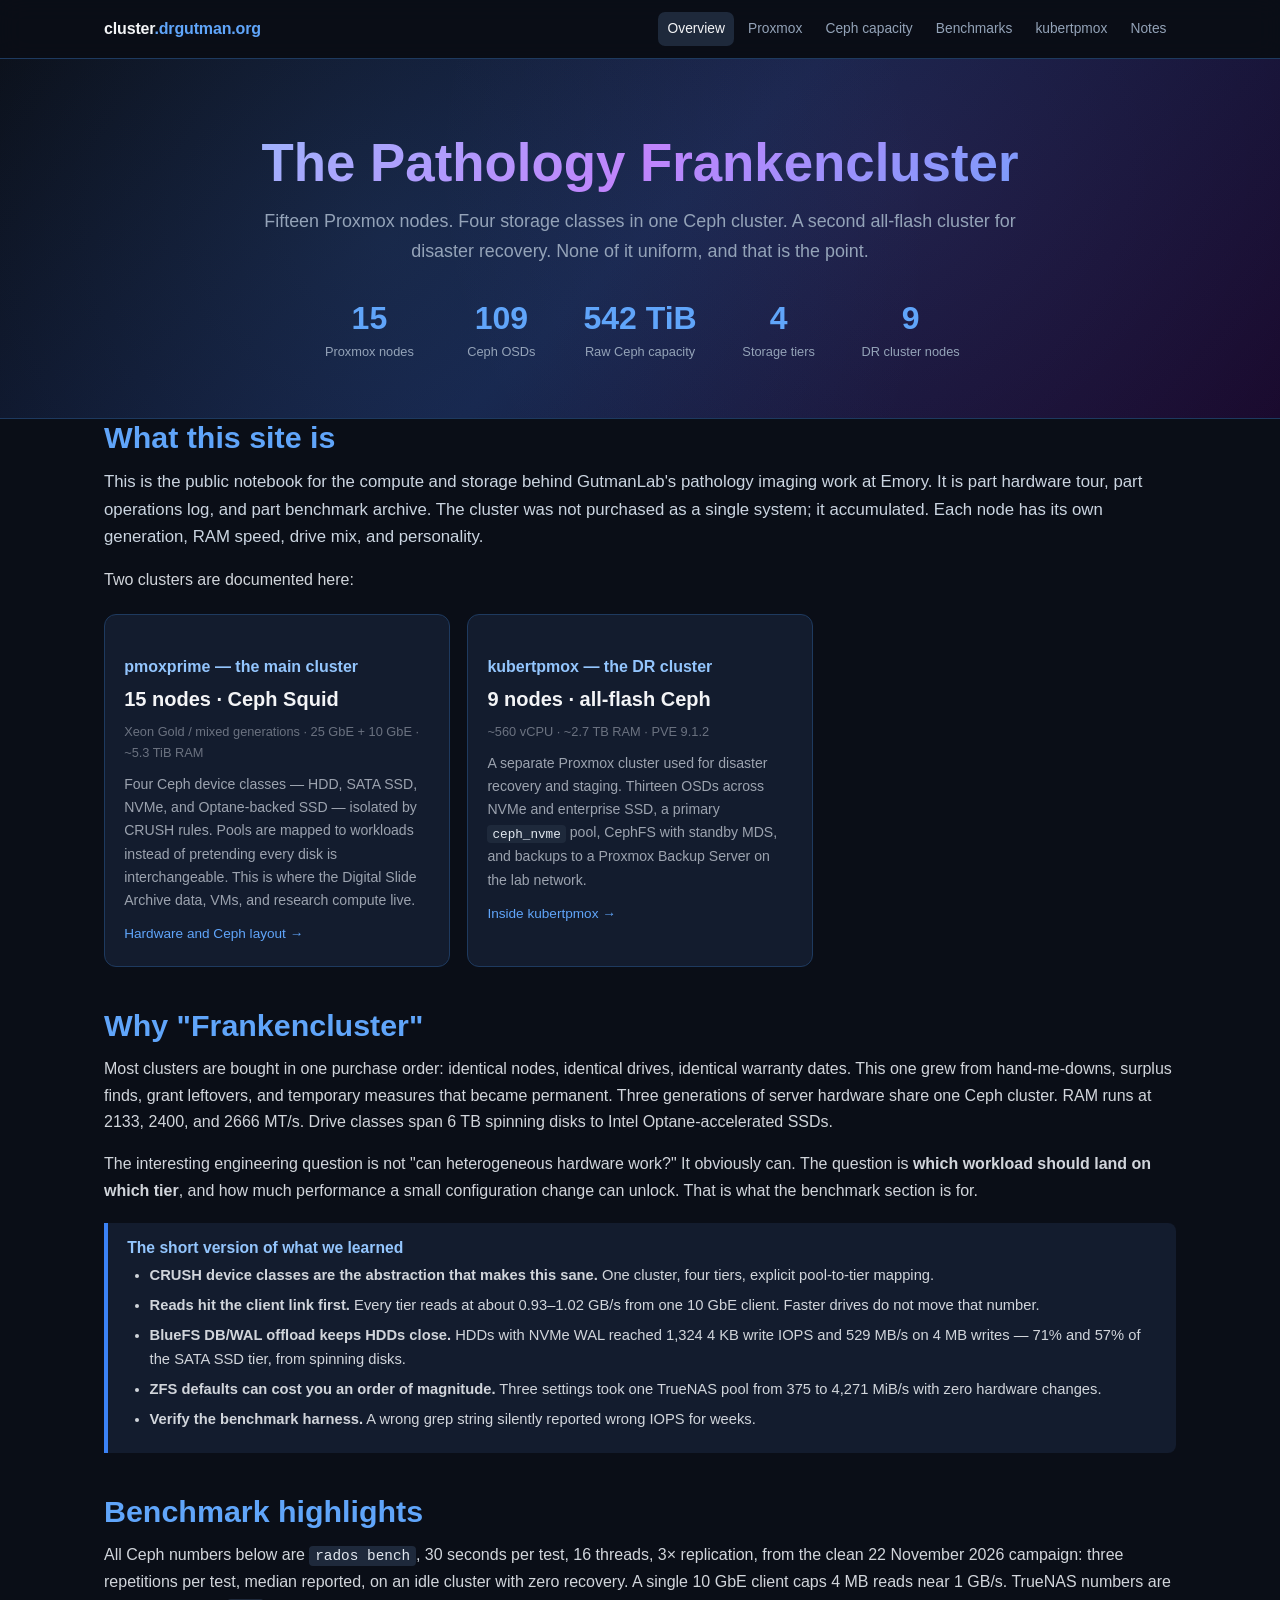
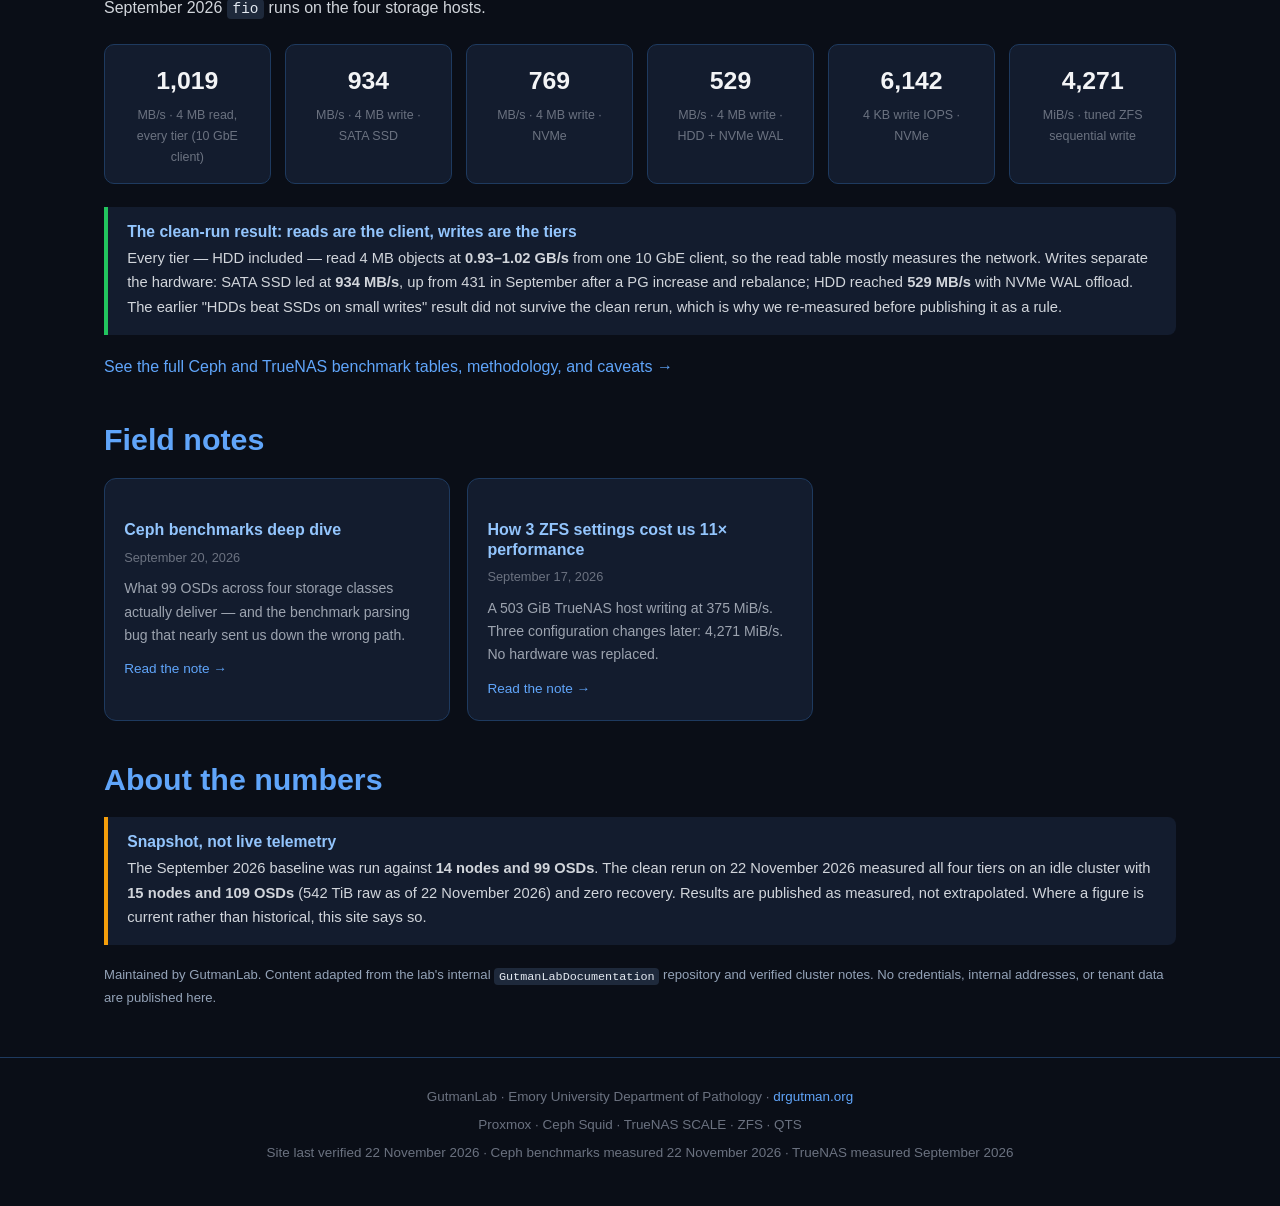
<file: index.html>
<!DOCTYPE html>
<html lang="en">
<head>
<meta charset="UTF-8">
<meta name="viewport" content="width=device-width, initial-scale=1.0">
<title>cluster.drgutman.org — The GutmanLab Pathology Frankencluster</title>
<meta name="description" content="Inside the GutmanLab compute and storage clusters: 15 Proxmox nodes, 109 Ceph OSDs, four storage tiers, and the benchmarks that explain what heterogeneous hardware can actually do.">
<meta property="og:type" content="website">
<meta property="og:title" content="The Pathology Frankencluster — GutmanLab clusters and benchmarks">
<meta property="og:description" content="15 Proxmox nodes, 109 Ceph OSDs, four storage tiers, a nine-node DR cluster, and the benchmarks that explain what heterogeneous hardware can actually do.">
<meta property="og:url" content="https://cluster.drgutman.org/">
<meta name="twitter:card" content="summary">
<link rel="stylesheet" href="assets/site.css">
</head>
<body>

<header class="topbar">
  <div class="container">
    <a class="brand" href="index.html">cluster<span>.drgutman.org</span></a>
    <nav class="navlinks">
      <a href="index.html" aria-current="page">Overview</a>
      <a href="proxmox.html">Proxmox</a>
      <a href="ceph-capacity.html">Ceph capacity</a>
      <a href="benchmarks.html">Benchmarks</a>
      <a href="kubertpmox.html">kubertpmox</a>
      <a href="notes/index.html">Notes</a>
    </nav>
  </div>
</header>

<section class="hero">
  <div class="container">
    <h1>The Pathology Frankencluster</h1>
    <p class="subtitle">Fifteen Proxmox nodes. Four storage classes in one Ceph cluster. A second all-flash cluster for disaster recovery. None of it uniform, and that is the point.</p>
    <div class="stats">
      <div class="stat"><div class="stat-num">15</div><div class="stat-label">Proxmox nodes</div></div>
      <div class="stat"><div class="stat-num">109</div><div class="stat-label">Ceph OSDs</div></div>
      <div class="stat"><div class="stat-num">542 TiB</div><div class="stat-label">Raw Ceph capacity</div></div>
      <div class="stat"><div class="stat-num">4</div><div class="stat-label">Storage tiers</div></div>
      <div class="stat"><div class="stat-num">9</div><div class="stat-label">DR cluster nodes</div></div>
    </div>
  </div>
</section>

<main class="container">

  <section>
    <h2 class="mt0">What this site is</h2>
    <p class="lead">This is the public notebook for the compute and storage behind GutmanLab's pathology imaging work at Emory. It is part hardware tour, part operations log, and part benchmark archive. The cluster was not purchased as a single system; it accumulated. Each node has its own generation, RAM speed, drive mix, and personality.</p>
    <p>Two clusters are documented here:</p>

    <div class="card-grid">
      <div class="card">
        <h4>pmoxprime — the main cluster</h4>
        <div class="value">15 nodes · Ceph Squid</div>
        <div class="meta">Xeon Gold / mixed generations · 25 GbE + 10 GbE · ~5.3 TiB RAM</div>
        <div class="detail">
          Four Ceph device classes — HDD, SATA SSD, NVMe, and Optane-backed SSD — isolated by CRUSH rules.
          Pools are mapped to workloads instead of pretending every disk is interchangeable. This is where
          the Digital Slide Archive data, VMs, and research compute live.
        </div>
        <a class="more" href="proxmox.html">Hardware and Ceph layout →</a>
      </div>
      <div class="card">
        <h4>kubertpmox — the DR cluster</h4>
        <div class="value">9 nodes · all-flash Ceph</div>
        <div class="meta">~560 vCPU · ~2.7 TB RAM · PVE 9.1.2</div>
        <div class="detail">
          A separate Proxmox cluster used for disaster recovery and staging. Thirteen OSDs across NVMe and
          enterprise SSD, a primary <code>ceph_nvme</code> pool, CephFS with standby MDS, and backups to a
          Proxmox Backup Server on the lab network.
        </div>
        <a class="more" href="kubertpmox.html">Inside kubertpmox →</a>
      </div>
    </div>
  </section>

  <section>
    <h2>Why "Frankencluster"</h2>
    <p>Most clusters are bought in one purchase order: identical nodes, identical drives, identical warranty dates. This one grew from hand-me-downs, surplus finds, grant leftovers, and temporary measures that became permanent. Three generations of server hardware share one Ceph cluster. RAM runs at 2133, 2400, and 2666 MT/s. Drive classes span 6 TB spinning disks to Intel Optane-accelerated SSDs.</p>
    <p>The interesting engineering question is not "can heterogeneous hardware work?" It obviously can. The question is <strong>which workload should land on which tier</strong>, and how much performance a small configuration change can unlock. That is what the benchmark section is for.</p>

    <div class="info-box">
      <h4>The short version of what we learned</h4>
      <ul>
        <li><strong>CRUSH device classes are the abstraction that makes this sane.</strong> One cluster, four tiers, explicit pool-to-tier mapping.</li>
        <li><strong>Reads hit the client link first.</strong> Every tier reads at about 0.93–1.02 GB/s from one 10 GbE client. Faster drives do not move that number.</li>
        <li><strong>BlueFS DB/WAL offload keeps HDDs close.</strong> HDDs with NVMe WAL reached 1,324 4 KB write IOPS and 529 MB/s on 4 MB writes — 71% and 57% of the SATA SSD tier, from spinning disks.</li>
        <li><strong>ZFS defaults can cost you an order of magnitude.</strong> Three settings took one TrueNAS pool from 375 to 4,271 MiB/s with zero hardware changes.</li>
        <li><strong>Verify the benchmark harness.</strong> A wrong grep string silently reported wrong IOPS for weeks.</li>
      </ul>
    </div>
  </section>

  <section>
    <h2>Benchmark highlights</h2>
    <p>All Ceph numbers below are <code>rados bench</code>, 30 seconds per test, 16 threads, 3× replication, from the clean 22 November 2026 campaign: three repetitions per test, median reported, on an idle cluster with zero recovery. A single 10 GbE client caps 4 MB reads near 1 GB/s. TrueNAS numbers are September 2026 <code>fio</code> runs on the four storage hosts.</p>

    <div class="metrics">
      <div class="metric"><div class="val">1,019</div><div class="sub">MB/s · 4 MB read, every tier (10 GbE client)</div></div>
      <div class="metric"><div class="val">934</div><div class="sub">MB/s · 4 MB write · SATA SSD</div></div>
      <div class="metric"><div class="val">769</div><div class="sub">MB/s · 4 MB write · NVMe</div></div>
      <div class="metric"><div class="val">529</div><div class="sub">MB/s · 4 MB write · HDD + NVMe WAL</div></div>
      <div class="metric"><div class="val">6,142</div><div class="sub">4 KB write IOPS · NVMe</div></div>
      <div class="metric"><div class="val">4,271</div><div class="sub">MiB/s · tuned ZFS sequential write</div></div>
    </div>

    <div class="info-box success">
      <h4>The clean-run result: reads are the client, writes are the tiers</h4>
      <p>Every tier — HDD included — read 4 MB objects at <strong>0.93–1.02 GB/s</strong> from one 10 GbE client, so the read table mostly measures the network. Writes separate the hardware: SATA SSD led at <strong>934 MB/s</strong>, up from 431 in September after a PG increase and rebalance; HDD reached <strong>529 MB/s</strong> with NVMe WAL offload. The earlier "HDDs beat SSDs on small writes" result did not survive the clean rerun, which is why we re-measured before publishing it as a rule.</p>
    </div>

    <p><a href="benchmarks.html">See the full Ceph and TrueNAS benchmark tables, methodology, and caveats →</a></p>
  </section>

  <section>
    <h2>Field notes</h2>
    <div class="card-grid">
      <div class="card">
        <h4>Ceph benchmarks deep dive</h4>
        <div class="meta">September 20, 2026</div>
        <div class="detail">What 99 OSDs across four storage classes actually deliver — and the benchmark parsing bug that nearly sent us down the wrong path.</div>
        <a class="more" href="notes/ceph-benchmarks-deep-dive.html">Read the note →</a>
      </div>
      <div class="card">
        <h4>How 3 ZFS settings cost us 11× performance</h4>
        <div class="meta">September 17, 2026</div>
        <div class="detail">A 503 GiB TrueNAS host writing at 375 MiB/s. Three configuration changes later: 4,271 MiB/s. No hardware was replaced.</div>
        <a class="more" href="notes/icarus-optimization.html">Read the note →</a>
      </div>
    </div>
  </section>

  <section>
    <h2>About the numbers</h2>
    <div class="info-box warn">
      <h4>Snapshot, not live telemetry</h4>
      <p>The September 2026 baseline was run against <strong>14 nodes and 99 OSDs</strong>. The clean rerun on 22 November 2026 measured all four tiers on an idle cluster with <strong>15 nodes and 109 OSDs</strong> (542 TiB raw as of 22 November 2026) and zero recovery. Results are published as measured, not extrapolated. Where a figure is current rather than historical, this site says so.</p>
    </div>
    <p class="small muted">Maintained by GutmanLab. Content adapted from the lab's internal <code>GutmanLabDocumentation</code> repository and verified cluster notes. No credentials, internal addresses, or tenant data are published here.</p>
  </section>

</main>

<footer>
  <div class="container">
    <p>GutmanLab · Emory University Department of Pathology · <a href="https://drgutman.org">drgutman.org</a></p>
    <p>Proxmox · Ceph Squid · TrueNAS SCALE · ZFS · QTS</p>
    <p>Site last verified 22 November 2026 · Ceph benchmarks measured 22 November 2026 · TrueNAS measured September 2026</p>
  </div>
</footer>

</body>
</html>
</file>
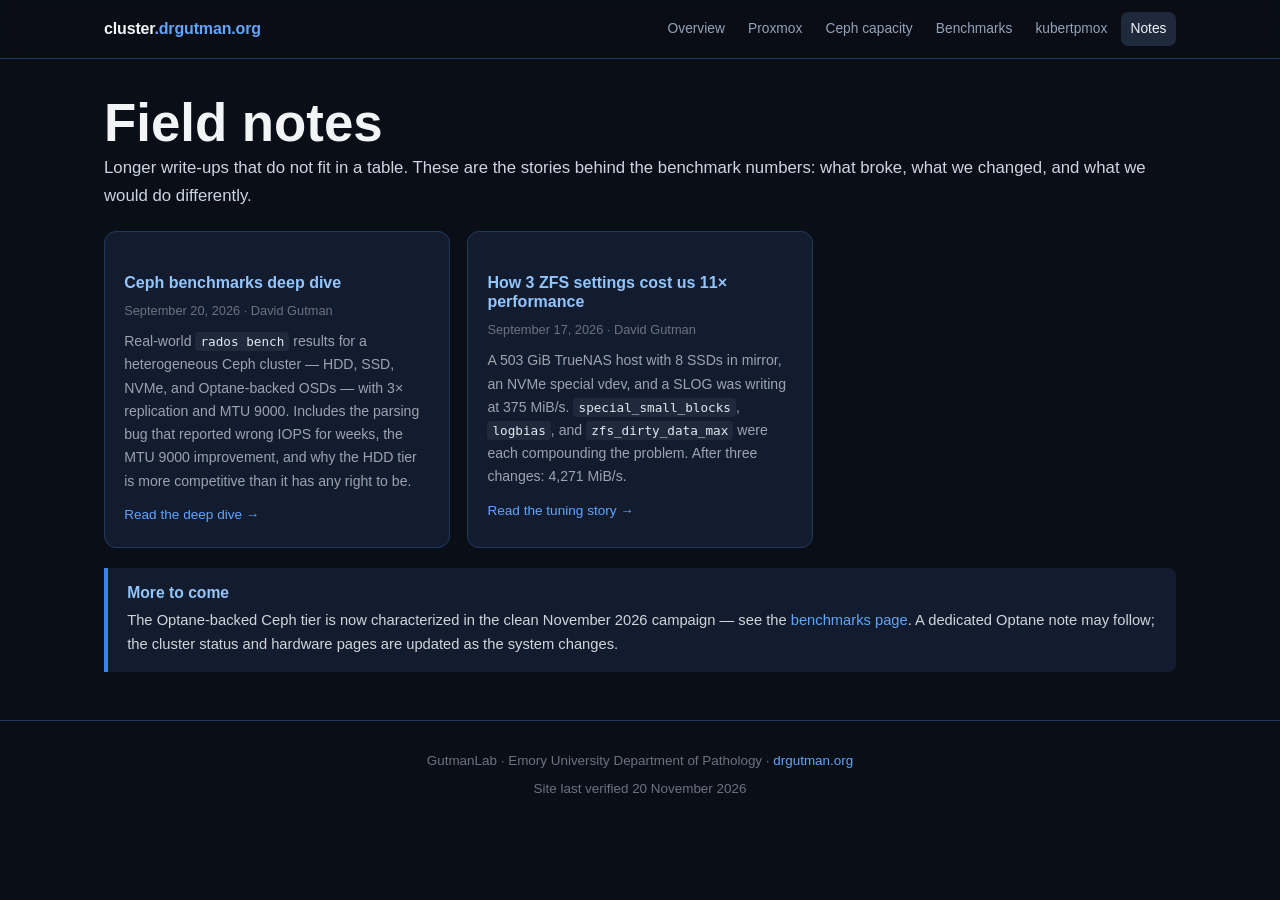
<file: notes/index.html>
<!DOCTYPE html>
<html lang="en">
<head>
<meta charset="UTF-8">
<meta name="viewport" content="width=device-width, initial-scale=1.0">
<title>Notes — cluster.drgutman.org</title>
<meta name="description" content="Field notes from the GutmanLab cluster: Ceph benchmark deep dive and the ZFS tuning story behind an 11x speedup.">
<link rel="stylesheet" href="../assets/site.css">
</head>
<body>

<header class="topbar">
  <div class="container">
    <a class="brand" href="../index.html">cluster<span>.drgutman.org</span></a>
    <nav class="navlinks">
      <a href="../index.html">Overview</a>
      <a href="../proxmox.html">Proxmox</a>
      <a href="../ceph-capacity.html">Ceph capacity</a>
      <a href="../benchmarks.html">Benchmarks</a>
      <a href="../kubertpmox.html">kubertpmox</a>
      <a href="index.html" aria-current="page">Notes</a>
    </nav>
  </div>
</header>

<main class="container">

  <section>
    <h1 style="margin-top:2rem">Field notes</h1>
    <p class="lead">Longer write-ups that do not fit in a table. These are the stories behind the benchmark numbers: what broke, what we changed, and what we would do differently.</p>

    <div class="card-grid">
      <div class="card">
        <h4>Ceph benchmarks deep dive</h4>
        <div class="meta">September 20, 2026 · David Gutman</div>
        <div class="detail">
          Real-world <code>rados bench</code> results for a heterogeneous Ceph cluster — HDD, SSD, NVMe, and
          Optane-backed OSDs — with 3× replication and MTU 9000. Includes the parsing bug that reported
          wrong IOPS for weeks, the MTU 9000 improvement, and why the HDD tier is more competitive than it
          has any right to be.
        </div>
        <a class="more" href="ceph-benchmarks-deep-dive.html">Read the deep dive →</a>
      </div>
      <div class="card">
        <h4>How 3 ZFS settings cost us 11× performance</h4>
        <div class="meta">September 17, 2026 · David Gutman</div>
        <div class="detail">
          A 503 GiB TrueNAS host with 8 SSDs in mirror, an NVMe special vdev, and a SLOG was writing at
          375 MiB/s. <code>special_small_blocks</code>, <code>logbias</code>, and <code>zfs_dirty_data_max</code>
          were each compounding the problem. After three changes: 4,271 MiB/s.
        </div>
        <a class="more" href="icarus-optimization.html">Read the tuning story →</a>
      </div>
    </div>

    <div class="info-box">
      <h4>More to come</h4>
      <p>The Optane-backed Ceph tier is now characterized in the clean November 2026 campaign — see the <a href="../benchmarks.html">benchmarks page</a>. A dedicated Optane note may follow; the cluster status and hardware pages are updated as the system changes.</p>
    </div>
  </section>

</main>

<footer>
  <div class="container">
    <p>GutmanLab · Emory University Department of Pathology · <a href="https://drgutman.org">drgutman.org</a></p>
    <p>Site last verified 20 November 2026</p>
  </div>
</footer>

</body>
</html>
</file>
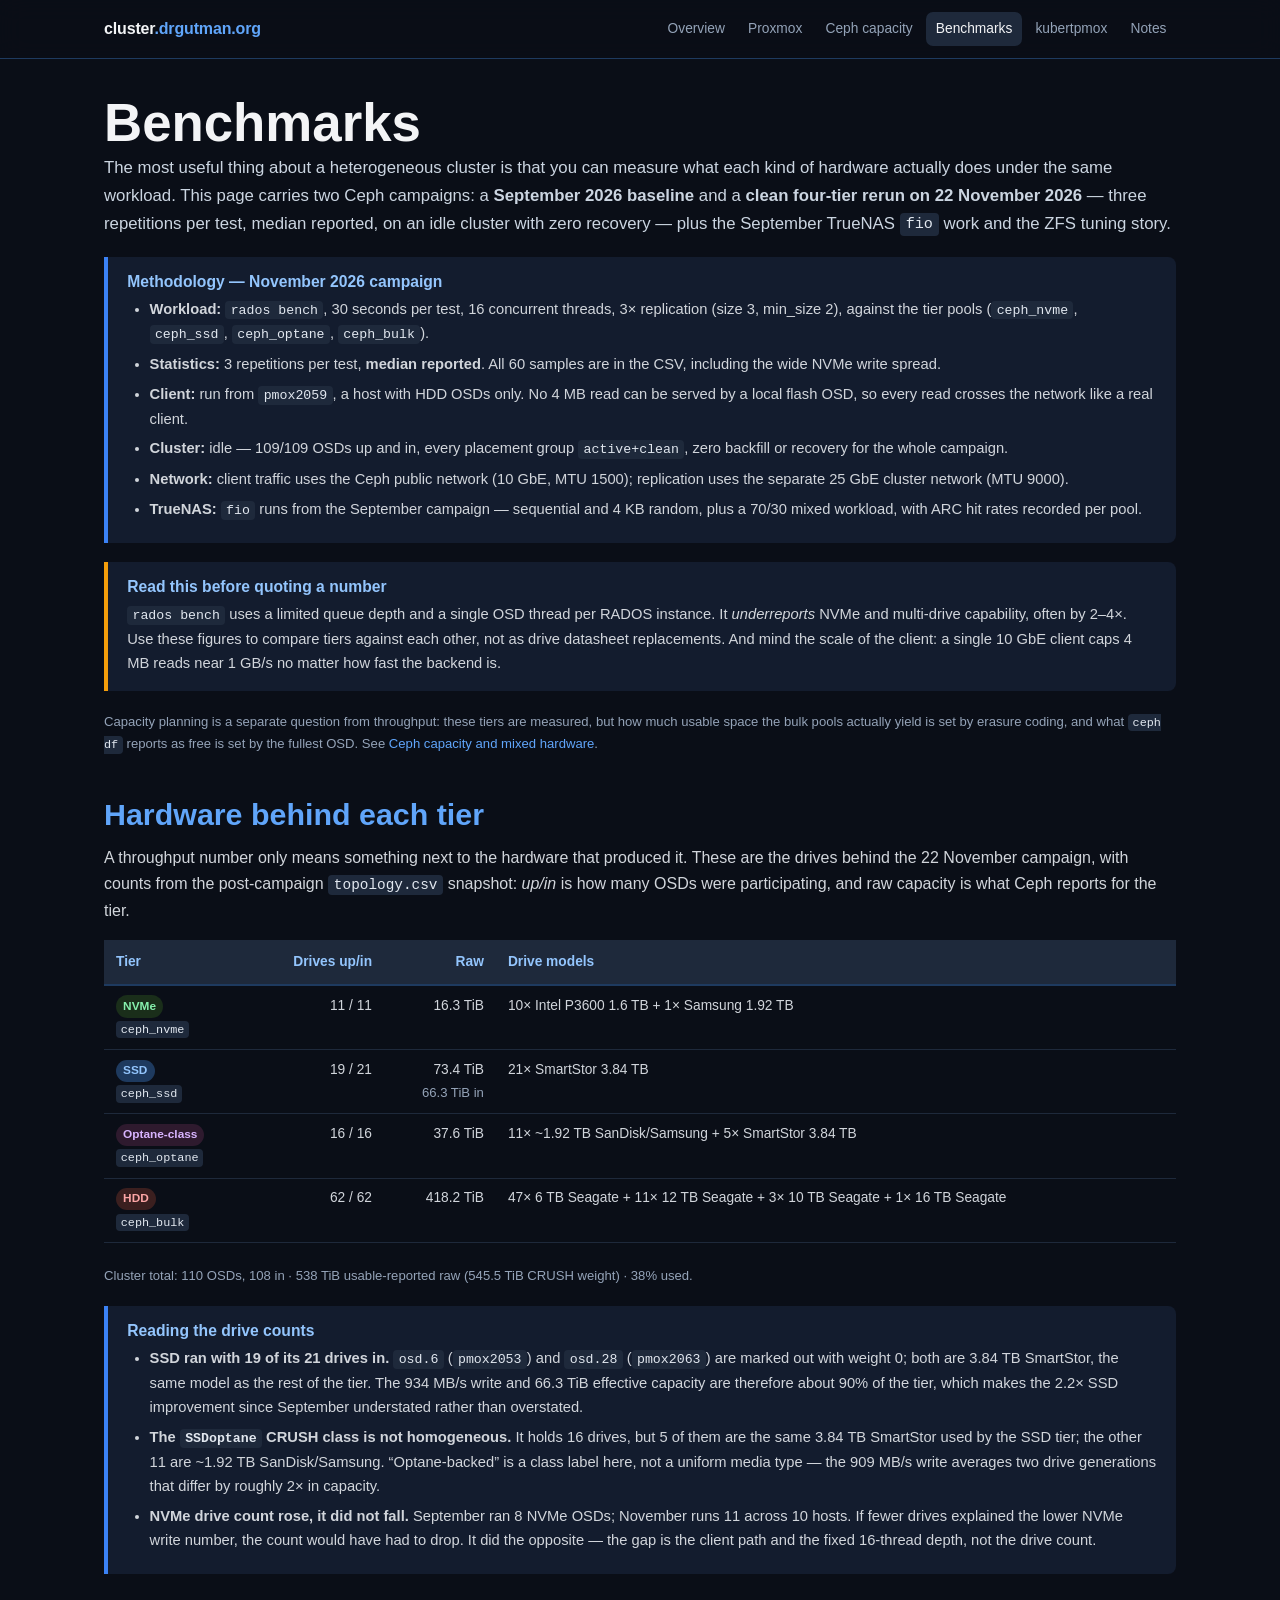
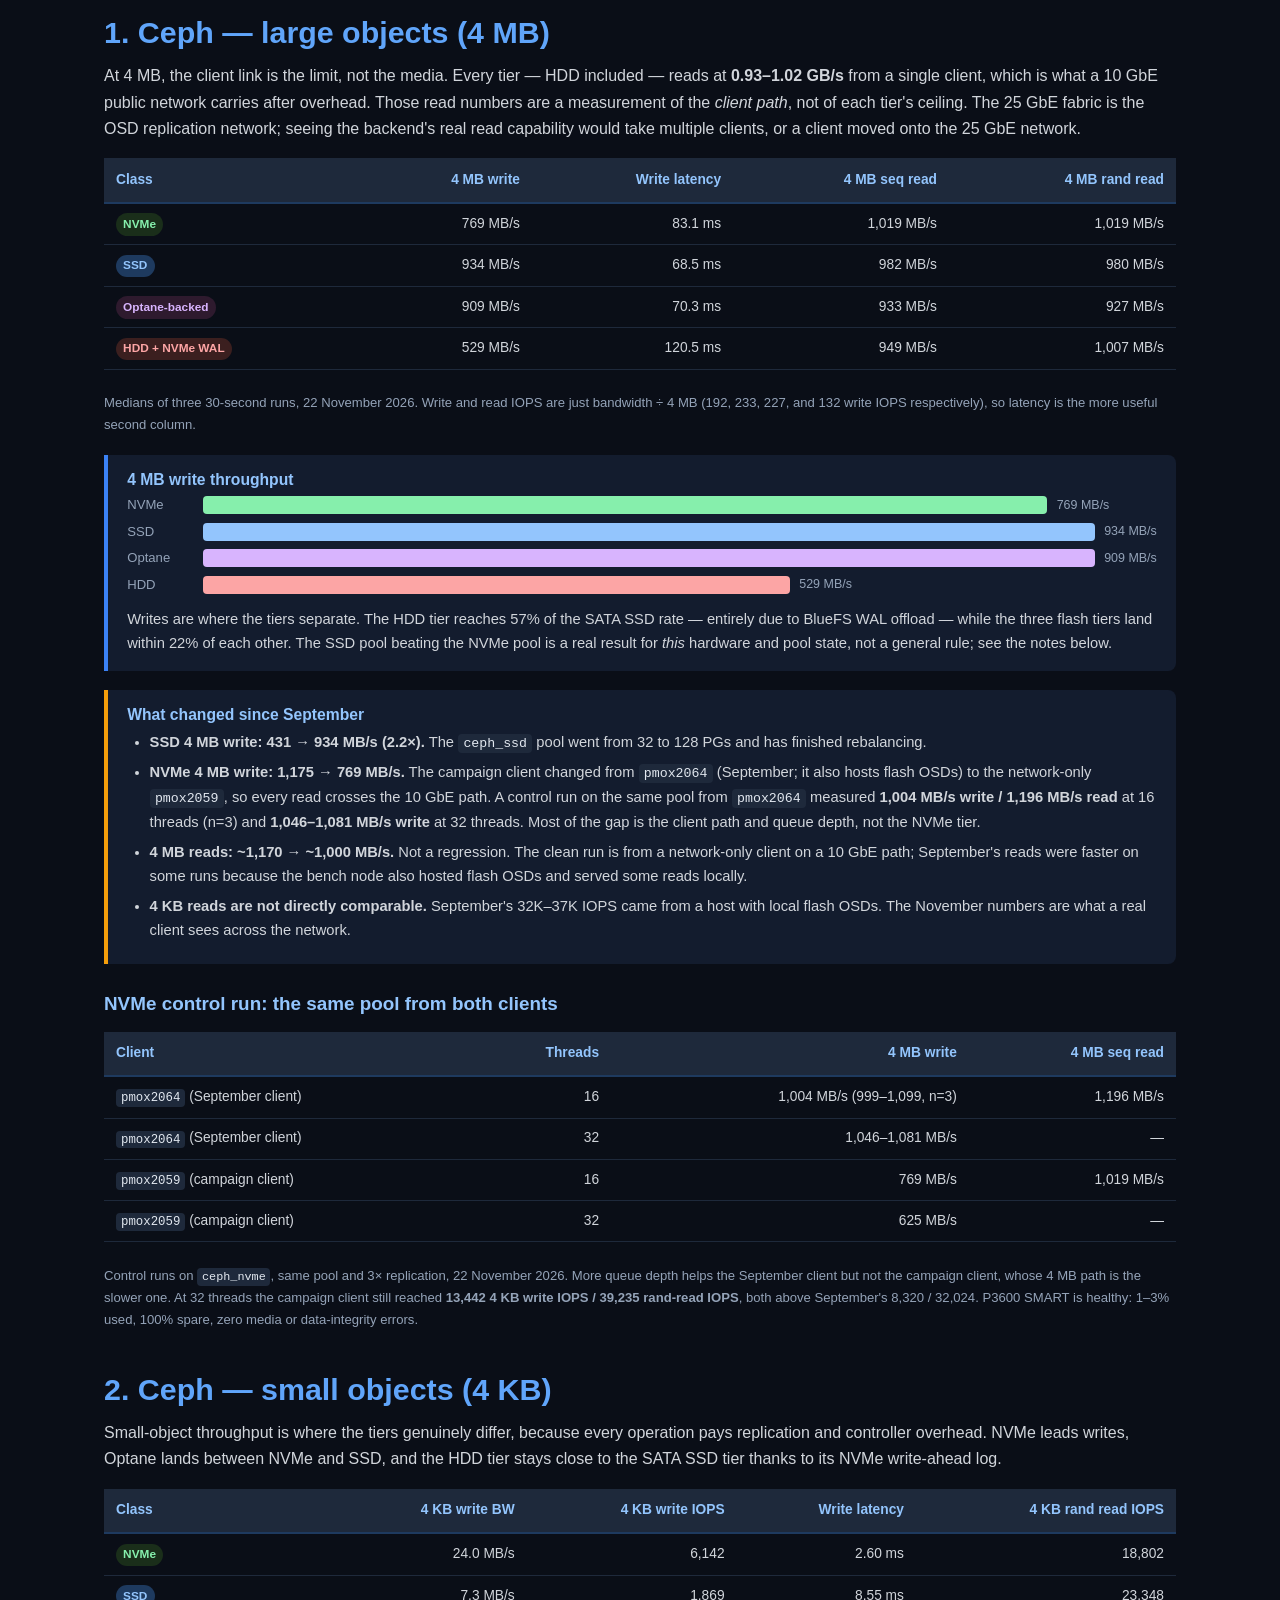
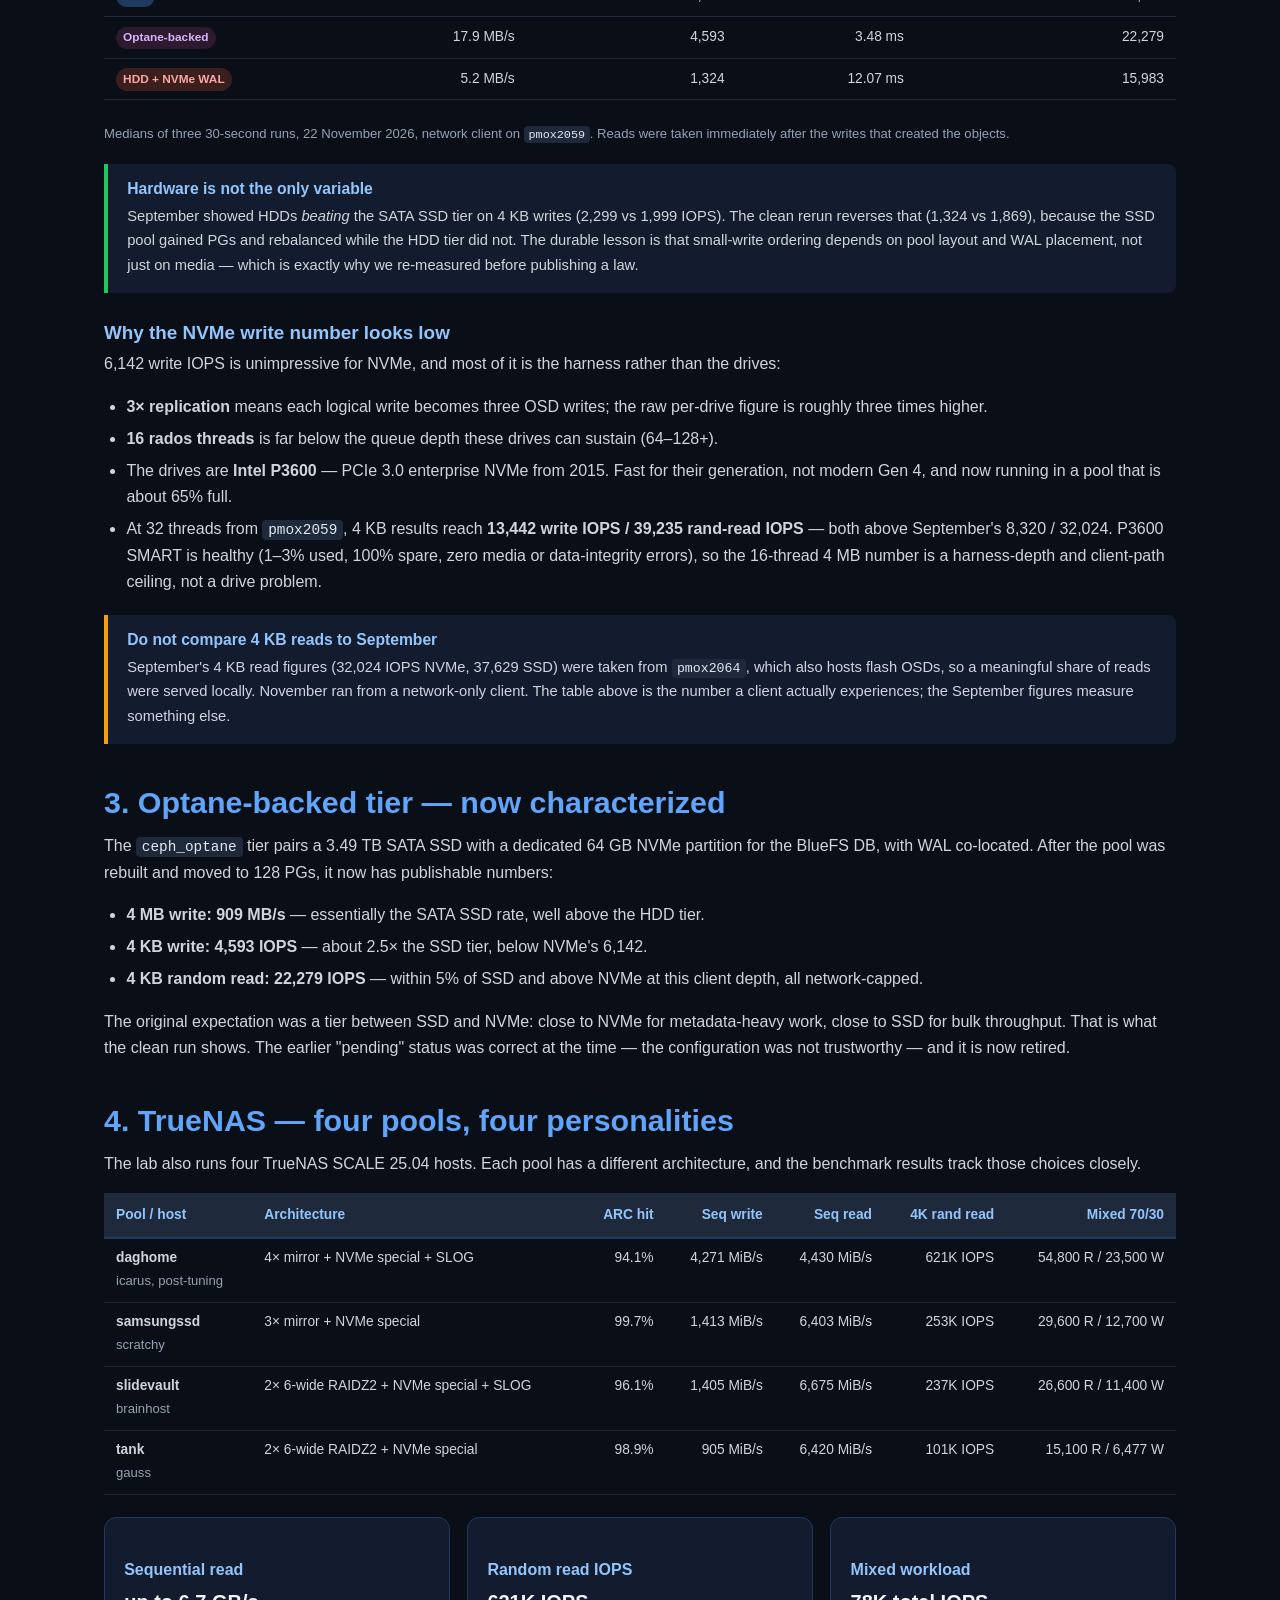
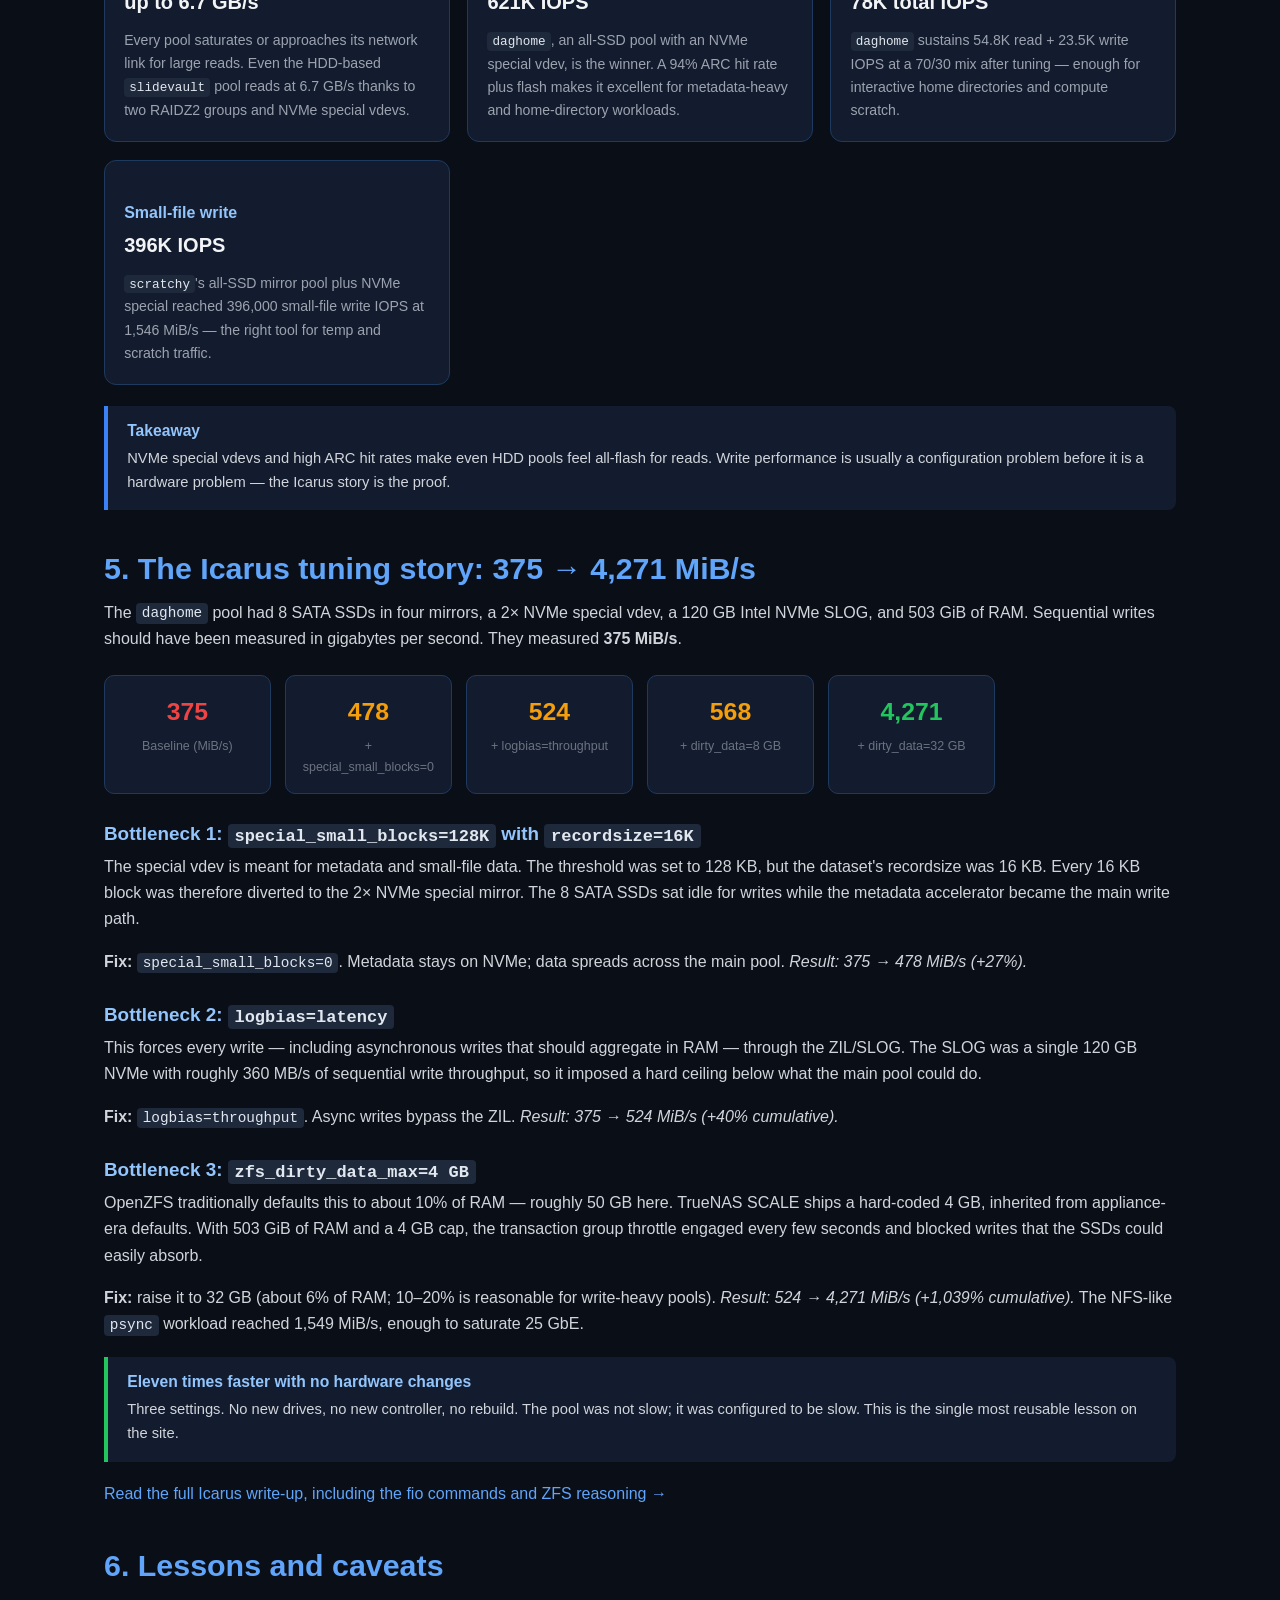
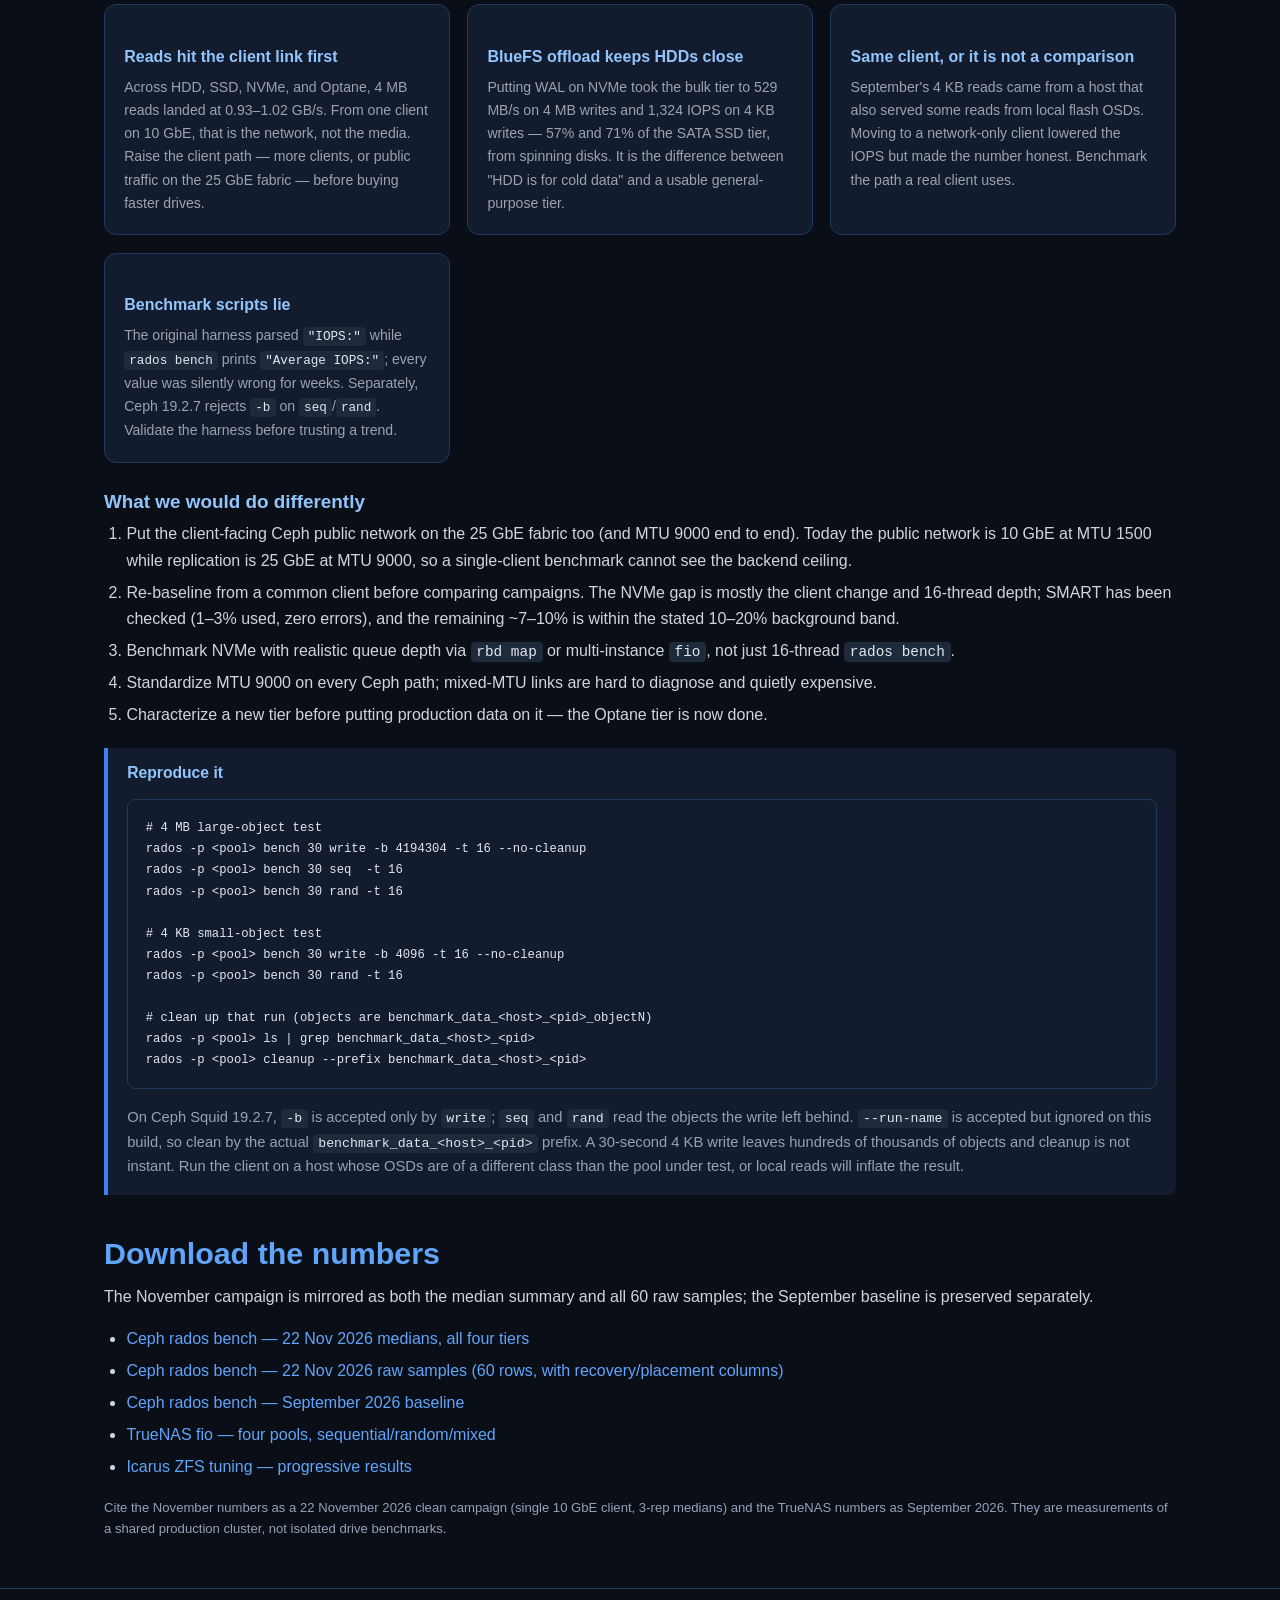
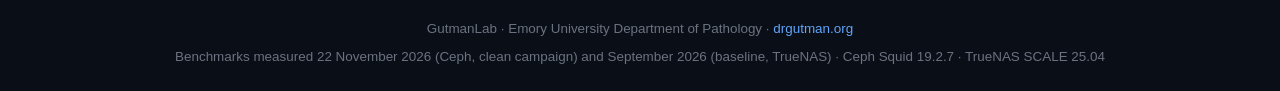
<file: benchmarks.html>
<!DOCTYPE html>
<html lang="en">
<head>
<meta charset="UTF-8">
<meta name="viewport" content="width=device-width, initial-scale=1.0">
<title>Benchmarks — cluster.drgutman.org</title>
<meta name="description" content="Clean four-tier Ceph rados bench results (22 November 2026, 3-rep medians), a September 2026 baseline, TrueNAS fio results, and the ZFS tuning that produced an 11x improvement.">
<meta property="og:title" content="Benchmarks — cluster.drgutman.org">
<meta property="og:description" content="What HDD, SATA SSD, NVMe, and Optane-backed Ceph tiers actually deliver from a single 10 GbE client — measured on an idle cluster with zero recovery.">
<link rel="stylesheet" href="assets/site.css">
</head>
<body>

<header class="topbar">
  <div class="container">
    <a class="brand" href="index.html">cluster<span>.drgutman.org</span></a>
    <nav class="navlinks">
      <a href="index.html">Overview</a>
      <a href="proxmox.html">Proxmox</a>
      <a href="ceph-capacity.html">Ceph capacity</a>
      <a href="benchmarks.html" aria-current="page">Benchmarks</a>
      <a href="kubertpmox.html">kubertpmox</a>
      <a href="notes/index.html">Notes</a>
    </nav>
  </div>
</header>

<main class="container">

  <section>
    <h1 style="margin-top:2rem">Benchmarks</h1>
    <p class="lead">The most useful thing about a heterogeneous cluster is that you can measure what each kind of hardware actually does under the same workload. This page carries two Ceph campaigns: a <strong>September 2026 baseline</strong> and a <strong>clean four-tier rerun on 22 November 2026</strong> — three repetitions per test, median reported, on an idle cluster with zero recovery — plus the September TrueNAS <code>fio</code> work and the ZFS tuning story.</p>

    <div class="info-box">
      <h4>Methodology — November 2026 campaign</h4>
      <ul>
        <li><strong>Workload:</strong> <code>rados bench</code>, 30 seconds per test, 16 concurrent threads, 3× replication (size 3, min_size 2), against the tier pools (<code>ceph_nvme</code>, <code>ceph_ssd</code>, <code>ceph_optane</code>, <code>ceph_bulk</code>).</li>
        <li><strong>Statistics:</strong> 3 repetitions per test, <strong>median reported</strong>. All 60 samples are in the CSV, including the wide NVMe write spread.</li>
        <li><strong>Client:</strong> run from <code>pmox2059</code>, a host with HDD OSDs only. No 4 MB read can be served by a local flash OSD, so every read crosses the network like a real client.</li>
        <li><strong>Cluster:</strong> idle — 109/109 OSDs up and in, every placement group <code>active+clean</code>, zero backfill or recovery for the whole campaign.</li>
        <li><strong>Network:</strong> client traffic uses the Ceph public network (10 GbE, MTU 1500); replication uses the separate 25 GbE cluster network (MTU 9000).</li>
        <li><strong>TrueNAS:</strong> <code>fio</code> runs from the September campaign — sequential and 4 KB random, plus a 70/30 mixed workload, with ARC hit rates recorded per pool.</li>
      </ul>
    </div>

    <div class="info-box warn">
      <h4>Read this before quoting a number</h4>
      <p><code>rados bench</code> uses a limited queue depth and a single OSD thread per RADOS instance. It <em>underreports</em> NVMe and multi-drive capability, often by 2–4×. Use these figures to compare tiers against each other, not as drive datasheet replacements. And mind the scale of the client: a single 10 GbE client caps 4 MB reads near 1 GB/s no matter how fast the backend is.</p>
    </div>

    <p class="small muted">Capacity planning is a separate question from throughput: these tiers are measured, but how much usable space the bulk pools actually yield is set by erasure coding, and what <code>ceph df</code> reports as free is set by the fullest OSD. See <a href="ceph-capacity.html">Ceph capacity and mixed hardware</a>.</p>
  </section>

  <section>
    <h2>Hardware behind each tier</h2>
    <p>A throughput number only means something next to the hardware that produced it. These are the drives behind the 22 November campaign, with counts from the post-campaign <code>topology.csv</code> snapshot: <em>up/in</em> is how many OSDs were participating, and raw capacity is what Ceph reports for the tier.</p>

    <div class="table-wrap">
    <table>
      <thead><tr><th>Tier</th><th class="num">Drives up/in</th><th class="num">Raw</th><th>Drive models</th></tr></thead>
      <tbody>
        <tr>
          <td><span class="tag tag-nvme">NVMe</span><br><span class="small muted"><code>ceph_nvme</code></span></td>
          <td class="num">11 / 11</td>
          <td class="num">16.3 TiB</td>
          <td>10× Intel P3600 1.6 TB + 1× Samsung 1.92 TB</td>
        </tr>
        <tr>
          <td><span class="tag tag-ssd">SSD</span><br><span class="small muted"><code>ceph_ssd</code></span></td>
          <td class="num">19 / 21</td>
          <td class="num">73.4 TiB<br><span class="small muted">66.3 TiB in</span></td>
          <td>21× SmartStor 3.84 TB</td>
        </tr>
        <tr>
          <td><span class="tag tag-optane">Optane-class</span><br><span class="small muted"><code>ceph_optane</code></span></td>
          <td class="num">16 / 16</td>
          <td class="num">37.6 TiB</td>
          <td>11× ~1.92 TB SanDisk/Samsung + 5× SmartStor 3.84 TB</td>
        </tr>
        <tr>
          <td><span class="tag tag-hdd">HDD</span><br><span class="small muted"><code>ceph_bulk</code></span></td>
          <td class="num">62 / 62</td>
          <td class="num">418.2 TiB</td>
          <td>47× 6 TB Seagate + 11× 12 TB Seagate + 3× 10 TB Seagate + 1× 16 TB Seagate</td>
        </tr>
      </tbody>
    </table>
    </div>
    <p class="small muted">Cluster total: 110 OSDs, 108 in · 538 TiB usable-reported raw (545.5 TiB CRUSH weight) · 38% used.</p>

    <div class="info-box">
      <h4>Reading the drive counts</h4>
      <ul>
        <li><strong>SSD ran with 19 of its 21 drives in.</strong> <code>osd.6</code> (<code>pmox2053</code>) and <code>osd.28</code> (<code>pmox2063</code>) are marked out with weight 0; both are 3.84 TB SmartStor, the same model as the rest of the tier. The 934 MB/s write and 66.3 TiB effective capacity are therefore about 90% of the tier, which makes the 2.2× SSD improvement since September understated rather than overstated.</li>
        <li><strong>The <code>SSDoptane</code> CRUSH class is not homogeneous.</strong> It holds 16 drives, but 5 of them are the same 3.84 TB SmartStor used by the SSD tier; the other 11 are ~1.92 TB SanDisk/Samsung. “Optane-backed” is a class label here, not a uniform media type — the 909 MB/s write averages two drive generations that differ by roughly 2× in capacity.</li>
        <li><strong>NVMe drive count rose, it did not fall.</strong> September ran 8 NVMe OSDs; November runs 11 across 10 hosts. If fewer drives explained the lower NVMe write number, the count would have had to drop. It did the opposite — the gap is the client path and the fixed 16-thread depth, not the drive count.</li>
      </ul>
    </div>
  </section>

  <section>
    <h2>1. Ceph — large objects (4 MB)</h2>
    <p>At 4 MB, the client link is the limit, not the media. Every tier — HDD included — reads at <strong>0.93–1.02 GB/s</strong> from a single client, which is what a 10 GbE public network carries after overhead. Those read numbers are a measurement of the <em>client path</em>, not of each tier's ceiling. The 25 GbE fabric is the OSD replication network; seeing the backend's real read capability would take multiple clients, or a client moved onto the 25 GbE network.</p>

    <div class="table-wrap">
    <table>
      <thead><tr><th>Class</th><th class="num">4 MB write</th><th class="num">Write latency</th><th class="num">4 MB seq read</th><th class="num">4 MB rand read</th></tr></thead>
      <tbody>
        <tr><td><span class="tag tag-nvme">NVMe</span></td><td class="num">769 MB/s</td><td class="num">83.1 ms</td><td class="num">1,019 MB/s</td><td class="num">1,019 MB/s</td></tr>
        <tr><td><span class="tag tag-ssd">SSD</span></td><td class="num">934 MB/s</td><td class="num">68.5 ms</td><td class="num">982 MB/s</td><td class="num">980 MB/s</td></tr>
        <tr><td><span class="tag tag-optane">Optane-backed</span></td><td class="num">909 MB/s</td><td class="num">70.3 ms</td><td class="num">933 MB/s</td><td class="num">927 MB/s</td></tr>
        <tr><td><span class="tag tag-hdd">HDD + NVMe WAL</span></td><td class="num">529 MB/s</td><td class="num">120.5 ms</td><td class="num">949 MB/s</td><td class="num">1,007 MB/s</td></tr>
      </tbody>
    </table>
    </div>
    <p class="small muted">Medians of three 30-second runs, 22 November 2026. Write and read IOPS are just bandwidth ÷ 4 MB (192, 233, 227, and 132 write IOPS respectively), so latency is the more useful second column.</p>

    <div class="info-box">
      <h4>4 MB write throughput</h4>
      <div class="bar-wrap"><span class="lbl">NVMe</span><div class="bar" style="width:82%;background:#86efac"></div><span class="bar-label">769 MB/s</span></div>
      <div class="bar-wrap"><span class="lbl">SSD</span><div class="bar" style="width:100%;background:#93c5fd"></div><span class="bar-label">934 MB/s</span></div>
      <div class="bar-wrap"><span class="lbl">Optane</span><div class="bar" style="width:97%;background:#d8b4fe"></div><span class="bar-label">909 MB/s</span></div>
      <div class="bar-wrap"><span class="lbl">HDD</span><div class="bar" style="width:57%;background:#fca5a5"></div><span class="bar-label">529 MB/s</span></div>
      <p style="margin-top:.7rem">Writes are where the tiers separate. The HDD tier reaches 57% of the SATA SSD rate — entirely due to BlueFS WAL offload — while the three flash tiers land within 22% of each other. The SSD pool beating the NVMe pool is a real result for <em>this</em> hardware and pool state, not a general rule; see the notes below.</p>
    </div>

    <div class="info-box warn">
      <h4>What changed since September</h4>
      <ul>
        <li><strong>SSD 4 MB write: 431 → 934 MB/s (2.2×).</strong> The <code>ceph_ssd</code> pool went from 32 to 128 PGs and has finished rebalancing.</li>
        <li><strong>NVMe 4 MB write: 1,175 → 769 MB/s.</strong> The campaign client changed from <code>pmox2064</code> (September; it also hosts flash OSDs) to the network-only <code>pmox2059</code>, so every read crosses the 10 GbE path. A control run on the same pool from <code>pmox2064</code> measured <strong>1,004 MB/s write / 1,196 MB/s read</strong> at 16 threads (n=3) and <strong>1,046–1,081 MB/s write</strong> at 32 threads. Most of the gap is the client path and queue depth, not the NVMe tier.</li>
        <li><strong>4 MB reads: ~1,170 → ~1,000 MB/s.</strong> Not a regression. The clean run is from a network-only client on a 10 GbE path; September's reads were faster on some runs because the bench node also hosted flash OSDs and served some reads locally.</li>
        <li><strong>4 KB reads are not directly comparable.</strong> September's 32K–37K IOPS came from a host with local flash OSDs. The November numbers are what a real client sees across the network.</li>
      </ul>
    </div>

    <h3>NVMe control run: the same pool from both clients</h3>
    <div class="table-wrap">
    <table>
      <thead><tr><th>Client</th><th class="num">Threads</th><th class="num">4 MB write</th><th class="num">4 MB seq read</th></tr></thead>
      <tbody>
        <tr><td><code>pmox2064</code> (September client)</td><td class="num">16</td><td class="num">1,004 MB/s (999–1,099, n=3)</td><td class="num">1,196 MB/s</td></tr>
        <tr><td><code>pmox2064</code> (September client)</td><td class="num">32</td><td class="num">1,046–1,081 MB/s</td><td class="num">—</td></tr>
        <tr><td><code>pmox2059</code> (campaign client)</td><td class="num">16</td><td class="num">769 MB/s</td><td class="num">1,019 MB/s</td></tr>
        <tr><td><code>pmox2059</code> (campaign client)</td><td class="num">32</td><td class="num">625 MB/s</td><td class="num">—</td></tr>
      </tbody>
    </table>
    </div>
    <p class="small muted">Control runs on <code>ceph_nvme</code>, same pool and 3× replication, 22 November 2026. More queue depth helps the September client but not the campaign client, whose 4 MB path is the slower one. At 32 threads the campaign client still reached <strong>13,442 4 KB write IOPS / 39,235 rand-read IOPS</strong>, both above September's 8,320 / 32,024. P3600 SMART is healthy: 1–3% used, 100% spare, zero media or data-integrity errors.</p>
  </section>

  <section>
    <h2>2. Ceph — small objects (4 KB)</h2>
    <p>Small-object throughput is where the tiers genuinely differ, because every operation pays replication and controller overhead. NVMe leads writes, Optane lands between NVMe and SSD, and the HDD tier stays close to the SATA SSD tier thanks to its NVMe write-ahead log.</p>

    <div class="table-wrap">
    <table>
      <thead><tr><th>Class</th><th class="num">4 KB write BW</th><th class="num">4 KB write IOPS</th><th class="num">Write latency</th><th class="num">4 KB rand read IOPS</th></tr></thead>
      <tbody>
        <tr><td><span class="tag tag-nvme">NVMe</span></td><td class="num">24.0 MB/s</td><td class="num">6,142</td><td class="num">2.60 ms</td><td class="num">18,802</td></tr>
        <tr><td><span class="tag tag-ssd">SSD</span></td><td class="num">7.3 MB/s</td><td class="num">1,869</td><td class="num">8.55 ms</td><td class="num">23,348</td></tr>
        <tr><td><span class="tag tag-optane">Optane-backed</span></td><td class="num">17.9 MB/s</td><td class="num">4,593</td><td class="num">3.48 ms</td><td class="num">22,279</td></tr>
        <tr><td><span class="tag tag-hdd">HDD + NVMe WAL</span></td><td class="num">5.2 MB/s</td><td class="num">1,324</td><td class="num">12.07 ms</td><td class="num">15,983</td></tr>
      </tbody>
    </table>
    </div>
    <p class="small muted">Medians of three 30-second runs, 22 November 2026, network client on <code>pmox2059</code>. Reads were taken immediately after the writes that created the objects.</p>

    <div class="info-box success">
      <h4>Hardware is not the only variable</h4>
      <p>September showed HDDs <em>beating</em> the SATA SSD tier on 4 KB writes (2,299 vs 1,999 IOPS). The clean rerun reverses that (1,324 vs 1,869), because the SSD pool gained PGs and rebalanced while the HDD tier did not. The durable lesson is that small-write ordering depends on pool layout and WAL placement, not just on media — which is exactly why we re-measured before publishing a law.</p>
    </div>

    <h3>Why the NVMe write number looks low</h3>
    <p>6,142 write IOPS is unimpressive for NVMe, and most of it is the harness rather than the drives:</p>
    <ul>
      <li><strong>3× replication</strong> means each logical write becomes three OSD writes; the raw per-drive figure is roughly three times higher.</li>
      <li><strong>16 rados threads</strong> is far below the queue depth these drives can sustain (64–128+).</li>
      <li>The drives are <strong>Intel P3600</strong> — PCIe 3.0 enterprise NVMe from 2015. Fast for their generation, not modern Gen 4, and now running in a pool that is about 65% full.</li>
      <li>At 32 threads from <code>pmox2059</code>, 4 KB results reach <strong>13,442 write IOPS / 39,235 rand-read IOPS</strong> — both above September's 8,320 / 32,024. P3600 SMART is healthy (1–3% used, 100% spare, zero media or data-integrity errors), so the 16-thread 4 MB number is a harness-depth and client-path ceiling, not a drive problem.</li>
    </ul>

    <div class="info-box warn">
      <h4>Do not compare 4 KB reads to September</h4>
      <p>September's 4 KB read figures (32,024 IOPS NVMe, 37,629 SSD) were taken from <code>pmox2064</code>, which also hosts flash OSDs, so a meaningful share of reads were served locally. November ran from a network-only client. The table above is the number a client actually experiences; the September figures measure something else.</p>
    </div>
  </section>

  <section>
    <h2>3. Optane-backed tier — now characterized</h2>
    <p>The <code>ceph_optane</code> tier pairs a 3.49 TB SATA SSD with a dedicated 64 GB NVMe partition for the BlueFS DB, with WAL co-located. After the pool was rebuilt and moved to 128 PGs, it now has publishable numbers:</p>
    <ul>
      <li><strong>4 MB write: 909 MB/s</strong> — essentially the SATA SSD rate, well above the HDD tier.</li>
      <li><strong>4 KB write: 4,593 IOPS</strong> — about 2.5× the SSD tier, below NVMe's 6,142.</li>
      <li><strong>4 KB random read: 22,279 IOPS</strong> — within 5% of SSD and above NVMe at this client depth, all network-capped.</li>
    </ul>
    <p>The original expectation was a tier between SSD and NVMe: close to NVMe for metadata-heavy work, close to SSD for bulk throughput. That is what the clean run shows. The earlier "pending" status was correct at the time — the configuration was not trustworthy — and it is now retired.</p>
  </section>

  <section>
    <h2>4. TrueNAS — four pools, four personalities</h2>
    <p>The lab also runs four TrueNAS SCALE 25.04 hosts. Each pool has a different architecture, and the benchmark results track those choices closely.</p>

    <div class="table-wrap">
    <table>
      <thead><tr><th>Pool / host</th><th>Architecture</th><th class="num">ARC hit</th><th class="num">Seq write</th><th class="num">Seq read</th><th class="num">4K rand read</th><th class="num">Mixed 70/30</th></tr></thead>
      <tbody>
        <tr>
          <td><strong>daghome</strong><br><span class="small muted">icarus, post-tuning</span></td>
          <td>4× mirror + NVMe special + SLOG</td>
          <td class="num">94.1%</td>
          <td class="num">4,271 MiB/s</td>
          <td class="num">4,430 MiB/s</td>
          <td class="num">621K IOPS</td>
          <td class="num">54,800 R / 23,500 W</td>
        </tr>
        <tr>
          <td><strong>samsungssd</strong><br><span class="small muted">scratchy</span></td>
          <td>3× mirror + NVMe special</td>
          <td class="num">99.7%</td>
          <td class="num">1,413 MiB/s</td>
          <td class="num">6,403 MiB/s</td>
          <td class="num">253K IOPS</td>
          <td class="num">29,600 R / 12,700 W</td>
        </tr>
        <tr>
          <td><strong>slidevault</strong><br><span class="small muted">brainhost</span></td>
          <td>2× 6-wide RAIDZ2 + NVMe special + SLOG</td>
          <td class="num">96.1%</td>
          <td class="num">1,405 MiB/s</td>
          <td class="num">6,675 MiB/s</td>
          <td class="num">237K IOPS</td>
          <td class="num">26,600 R / 11,400 W</td>
        </tr>
        <tr>
          <td><strong>tank</strong><br><span class="small muted">gauss</span></td>
          <td>2× 6-wide RAIDZ2 + NVMe special</td>
          <td class="num">98.9%</td>
          <td class="num">905 MiB/s</td>
          <td class="num">6,420 MiB/s</td>
          <td class="num">101K IOPS</td>
          <td class="num">15,100 R / 6,477 W</td>
        </tr>
      </tbody>
    </table>
    </div>

    <div class="card-grid">
      <div class="card">
        <h4>Sequential read</h4>
        <div class="value">up to 6.7 GB/s</div>
        <div class="detail">Every pool saturates or approaches its network link for large reads. Even the HDD-based <code>slidevault</code> pool reads at 6.7 GB/s thanks to two RAIDZ2 groups and NVMe special vdevs.</div>
      </div>
      <div class="card">
        <h4>Random read IOPS</h4>
        <div class="value">621K IOPS</div>
        <div class="detail"><code>daghome</code>, an all-SSD pool with an NVMe special vdev, is the winner. A 94% ARC hit rate plus flash makes it excellent for metadata-heavy and home-directory workloads.</div>
      </div>
      <div class="card">
        <h4>Mixed workload</h4>
        <div class="value">78K total IOPS</div>
        <div class="detail"><code>daghome</code> sustains 54.8K read + 23.5K write IOPS at a 70/30 mix after tuning — enough for interactive home directories and compute scratch.</div>
      </div>
      <div class="card">
        <h4>Small-file write</h4>
        <div class="value">396K IOPS</div>
        <div class="detail"><code>scratchy</code>'s all-SSD mirror pool plus NVMe special reached 396,000 small-file write IOPS at 1,546 MiB/s — the right tool for temp and scratch traffic.</div>
      </div>
    </div>

    <div class="info-box">
      <h4>Takeaway</h4>
      <p>NVMe special vdevs and high ARC hit rates make even HDD pools feel all-flash for reads. Write performance is usually a configuration problem before it is a hardware problem — the Icarus story is the proof.</p>
    </div>
  </section>

  <section>
    <h2>5. The Icarus tuning story: 375 → 4,271 MiB/s</h2>
    <p>The <code>daghome</code> pool had 8 SATA SSDs in four mirrors, a 2× NVMe special vdev, a 120 GB Intel NVMe SLOG, and 503 GiB of RAM. Sequential writes should have been measured in gigabytes per second. They measured <strong>375 MiB/s</strong>.</p>

    <div class="metrics">
      <div class="metric"><div class="val" style="color:#ef4444">375</div><div class="sub">Baseline (MiB/s)</div></div>
      <div class="metric"><div class="val" style="color:#f59e0b">478</div><div class="sub">+ special_small_blocks=0</div></div>
      <div class="metric"><div class="val" style="color:#f59e0b">524</div><div class="sub">+ logbias=throughput</div></div>
      <div class="metric"><div class="val" style="color:#f59e0b">568</div><div class="sub">+ dirty_data=8 GB</div></div>
      <div class="metric"><div class="val" style="color:#22c55e">4,271</div><div class="sub">+ dirty_data=32 GB</div></div>
    </div>

    <h3>Bottleneck 1: <code>special_small_blocks=128K</code> with <code>recordsize=16K</code></h3>
    <p>The special vdev is meant for metadata and small-file data. The threshold was set to 128 KB, but the dataset's recordsize was 16 KB. Every 16 KB block was therefore diverted to the 2× NVMe special mirror. The 8 SATA SSDs sat idle for writes while the metadata accelerator became the main write path.</p>
    <p><strong>Fix:</strong> <code>special_small_blocks=0</code>. Metadata stays on NVMe; data spreads across the main pool. <em>Result: 375 → 478 MiB/s (+27%).</em></p>

    <h3>Bottleneck 2: <code>logbias=latency</code></h3>
    <p>This forces every write — including asynchronous writes that should aggregate in RAM — through the ZIL/SLOG. The SLOG was a single 120 GB NVMe with roughly 360 MB/s of sequential write throughput, so it imposed a hard ceiling below what the main pool could do.</p>
    <p><strong>Fix:</strong> <code>logbias=throughput</code>. Async writes bypass the ZIL. <em>Result: 375 → 524 MiB/s (+40% cumulative).</em></p>

    <h3>Bottleneck 3: <code>zfs_dirty_data_max=4 GB</code></h3>
    <p>OpenZFS traditionally defaults this to about 10% of RAM — roughly 50 GB here. TrueNAS SCALE ships a hard-coded 4 GB, inherited from appliance-era defaults. With 503 GiB of RAM and a 4 GB cap, the transaction group throttle engaged every few seconds and blocked writes that the SSDs could easily absorb.</p>
    <p><strong>Fix:</strong> raise it to 32 GB (about 6% of RAM; 10–20% is reasonable for write-heavy pools). <em>Result: 524 → 4,271 MiB/s (+1,039% cumulative).</em> The NFS-like <code>psync</code> workload reached 1,549 MiB/s, enough to saturate 25 GbE.</p>

    <div class="info-box success">
      <h4>Eleven times faster with no hardware changes</h4>
      <p>Three settings. No new drives, no new controller, no rebuild. The pool was not slow; it was configured to be slow. This is the single most reusable lesson on the site.</p>
    </div>

    <p><a href="notes/icarus-optimization.html">Read the full Icarus write-up, including the fio commands and ZFS reasoning →</a></p>
  </section>

  <section>
    <h2>6. Lessons and caveats</h2>
    <div class="card-grid">
      <div class="card">
        <h4>Reads hit the client link first</h4>
        <div class="detail">Across HDD, SSD, NVMe, and Optane, 4 MB reads landed at 0.93–1.02 GB/s. From one client on 10 GbE, that is the network, not the media. Raise the client path — more clients, or public traffic on the 25 GbE fabric — before buying faster drives.</div>
      </div>
      <div class="card">
        <h4>BlueFS offload keeps HDDs close</h4>
        <div class="detail">Putting WAL on NVMe took the bulk tier to 529 MB/s on 4 MB writes and 1,324 IOPS on 4 KB writes — 57% and 71% of the SATA SSD tier, from spinning disks. It is the difference between "HDD is for cold data" and a usable general-purpose tier.</div>
      </div>
      <div class="card">
        <h4>Same client, or it is not a comparison</h4>
        <div class="detail">September's 4 KB reads came from a host that also served some reads from local flash OSDs. Moving to a network-only client lowered the IOPS but made the number honest. Benchmark the path a real client uses.</div>
      </div>
      <div class="card">
        <h4>Benchmark scripts lie</h4>
        <div class="detail">The original harness parsed <code>"IOPS:"</code> while <code>rados bench</code> prints <code>"Average IOPS:"</code>; every value was silently wrong for weeks. Separately, Ceph 19.2.7 rejects <code>-b</code> on <code>seq</code>/<code>rand</code>. Validate the harness before trusting a trend.</div>
      </div>
    </div>

    <h3>What we would do differently</h3>
    <ol>
      <li>Put the client-facing Ceph public network on the 25 GbE fabric too (and MTU 9000 end to end). Today the public network is 10 GbE at MTU 1500 while replication is 25 GbE at MTU 9000, so a single-client benchmark cannot see the backend ceiling.</li>
      <li>Re-baseline from a common client before comparing campaigns. The NVMe gap is mostly the client change and 16-thread depth; SMART has been checked (1–3% used, zero errors), and the remaining ~7–10% is within the stated 10–20% background band.</li>
      <li>Benchmark NVMe with realistic queue depth via <code>rbd map</code> or multi-instance <code>fio</code>, not just 16-thread <code>rados bench</code>.</li>
      <li>Standardize MTU 9000 on every Ceph path; mixed-MTU links are hard to diagnose and quietly expensive.</li>
      <li>Characterize a new tier before putting production data on it — the Optane tier is now done.</li>
    </ol>

    <div class="info-box">
      <h4>Reproduce it</h4>
<pre><code># 4 MB large-object test
rados -p &lt;pool&gt; bench 30 write -b 4194304 -t 16 --no-cleanup
rados -p &lt;pool&gt; bench 30 seq  -t 16
rados -p &lt;pool&gt; bench 30 rand -t 16

# 4 KB small-object test
rados -p &lt;pool&gt; bench 30 write -b 4096 -t 16 --no-cleanup
rados -p &lt;pool&gt; bench 30 rand -t 16

# clean up that run (objects are benchmark_data_&lt;host&gt;_&lt;pid&gt;_objectN)
rados -p &lt;pool&gt; ls | grep benchmark_data_&lt;host&gt;_&lt;pid&gt;
rados -p &lt;pool&gt; cleanup --prefix benchmark_data_&lt;host&gt;_&lt;pid&gt;</code></pre>
      <p class="small muted">On Ceph Squid 19.2.7, <code>-b</code> is accepted only by <code>write</code>; <code>seq</code> and <code>rand</code> read the objects the write left behind. <code>--run-name</code> is accepted but ignored on this build, so clean by the actual <code>benchmark_data_&lt;host&gt;_&lt;pid&gt;</code> prefix. A 30-second 4 KB write leaves hundreds of thousands of objects and cleanup is not instant. Run the client on a host whose OSDs are of a different class than the pool under test, or local reads will inflate the result.</p>
    </div>
  </section>

  <section>
    <h2>Download the numbers</h2>
    <p>The November campaign is mirrored as both the median summary and all 60 raw samples; the September baseline is preserved separately.</p>
    <ul>
      <li><a href="data/ceph-rados-bench-2026-11-22-summary.csv">Ceph rados bench — 22 Nov 2026 medians, all four tiers</a></li>
      <li><a href="data/ceph-rados-bench-2026-11-22-samples.csv">Ceph rados bench — 22 Nov 2026 raw samples (60 rows, with recovery/placement columns)</a></li>
      <li><a href="data/ceph-rados-bench-2026-09.csv">Ceph rados bench — September 2026 baseline</a></li>
      <li><a href="data/truenas-fio-2026-09.csv">TrueNAS fio — four pools, sequential/random/mixed</a></li>
      <li><a href="data/icarus-tuning-2026-09.csv">Icarus ZFS tuning — progressive results</a></li>
    </ul>
    <p class="small muted">Cite the November numbers as a 22 November 2026 clean campaign (single 10 GbE client, 3-rep medians) and the TrueNAS numbers as September 2026. They are measurements of a shared production cluster, not isolated drive benchmarks.</p>
  </section>

</main>

<footer>
  <div class="container">
    <p>GutmanLab · Emory University Department of Pathology · <a href="https://drgutman.org">drgutman.org</a></p>
    <p>Benchmarks measured 22 November 2026 (Ceph, clean campaign) and September 2026 (baseline, TrueNAS) · Ceph Squid 19.2.7 · TrueNAS SCALE 25.04</p>
  </div>
</footer>

</body>
</html>
</file>
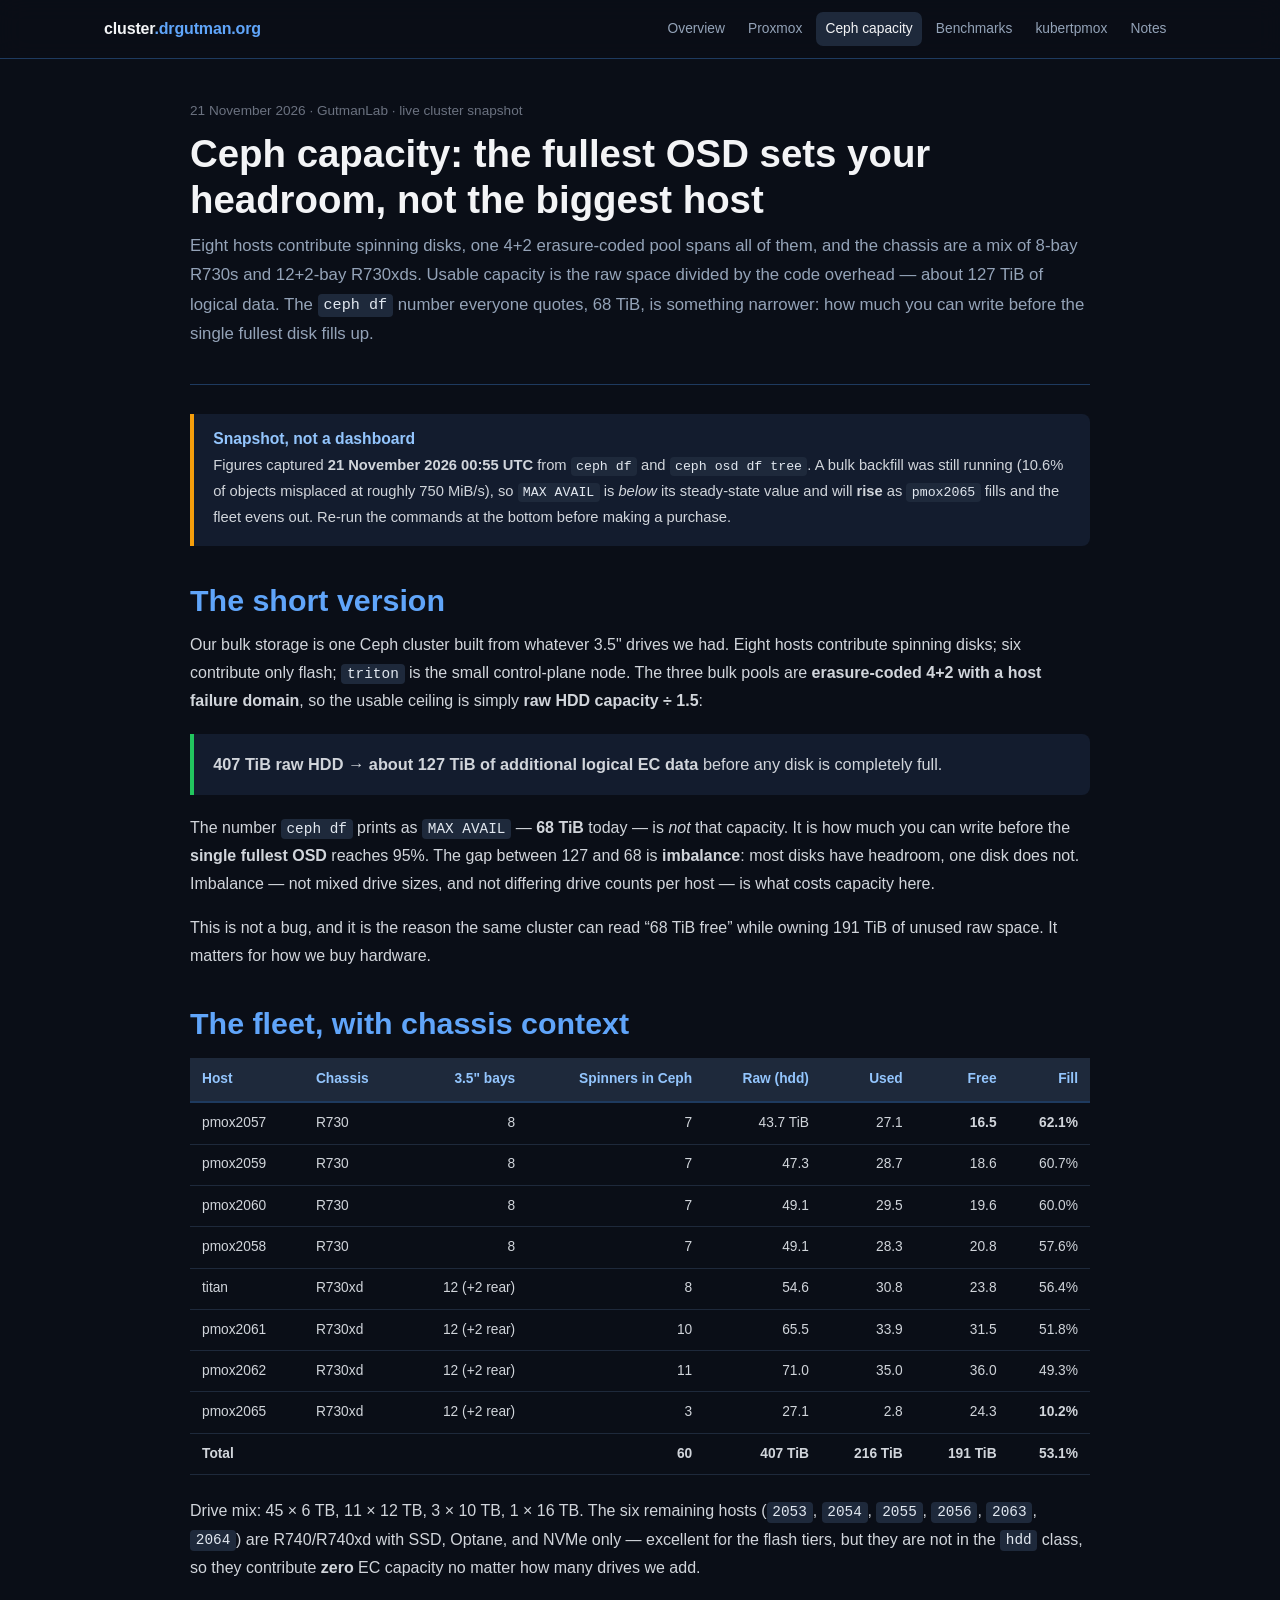
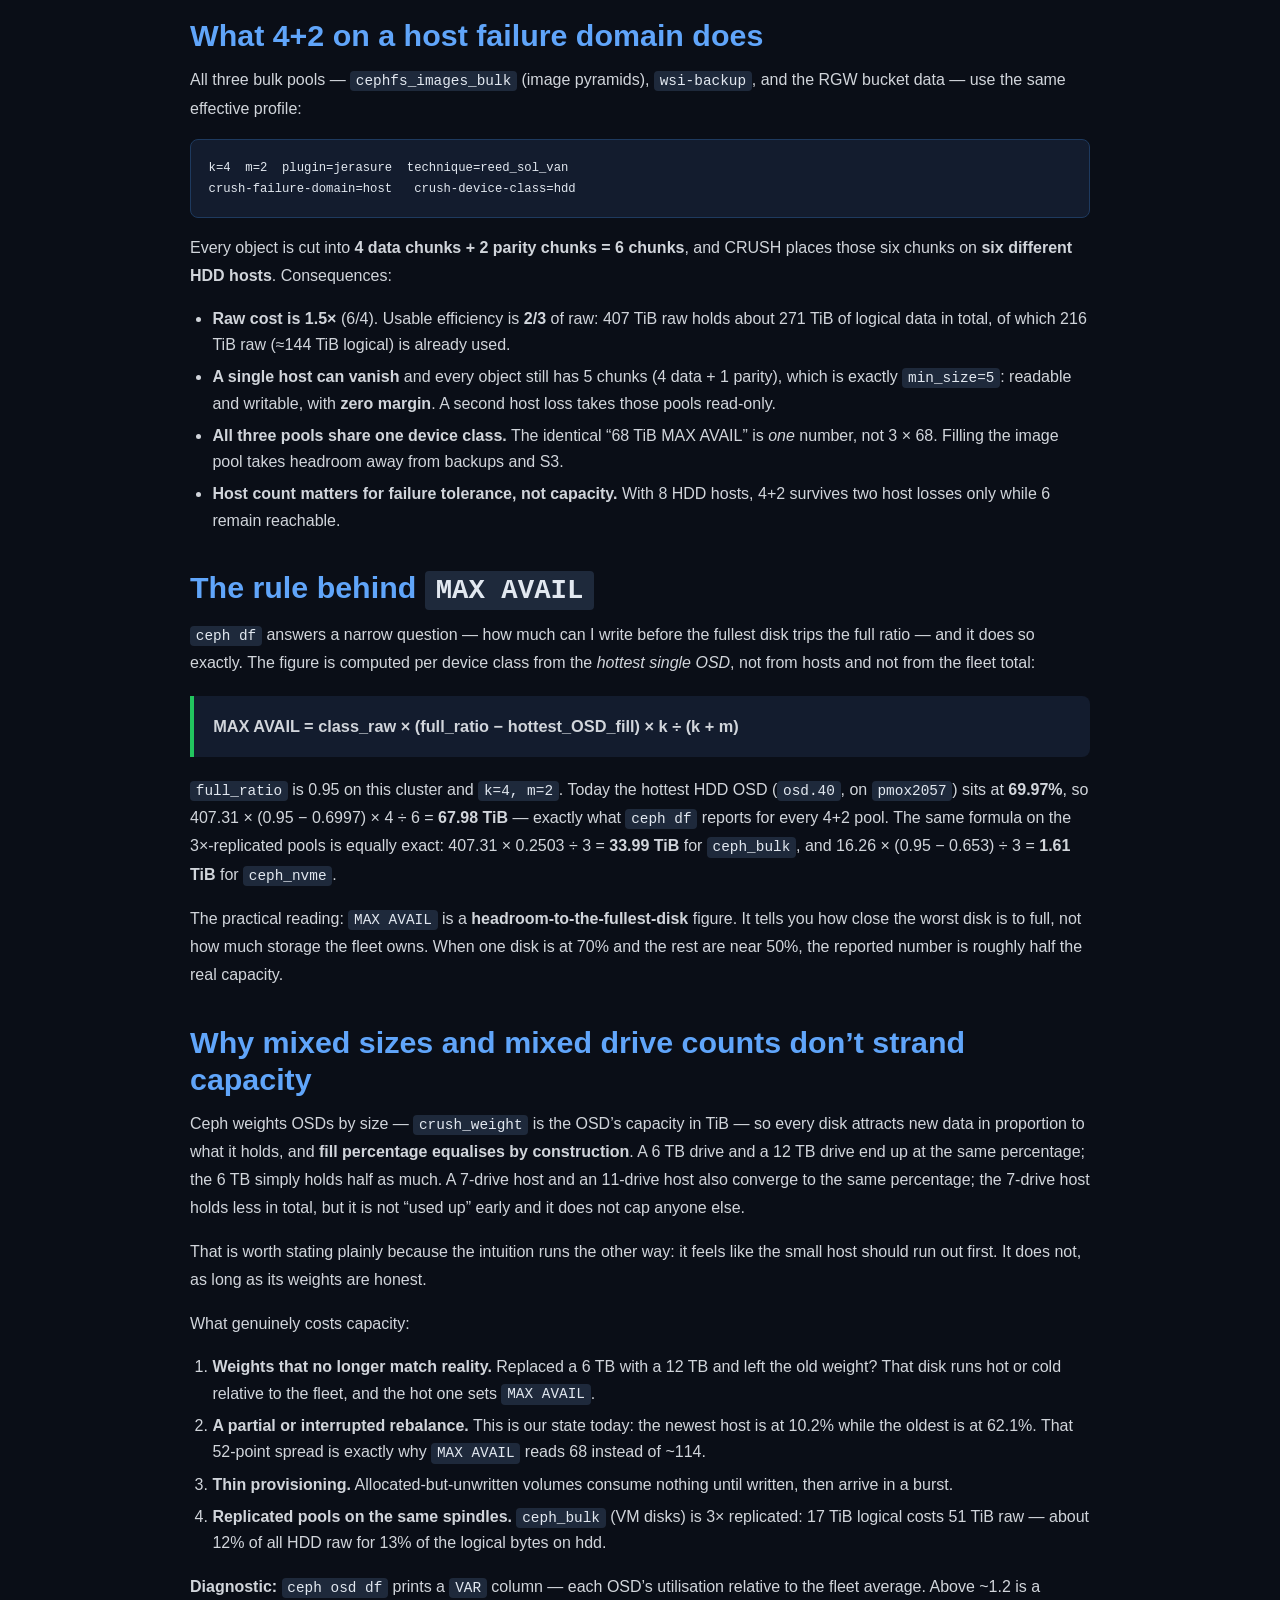
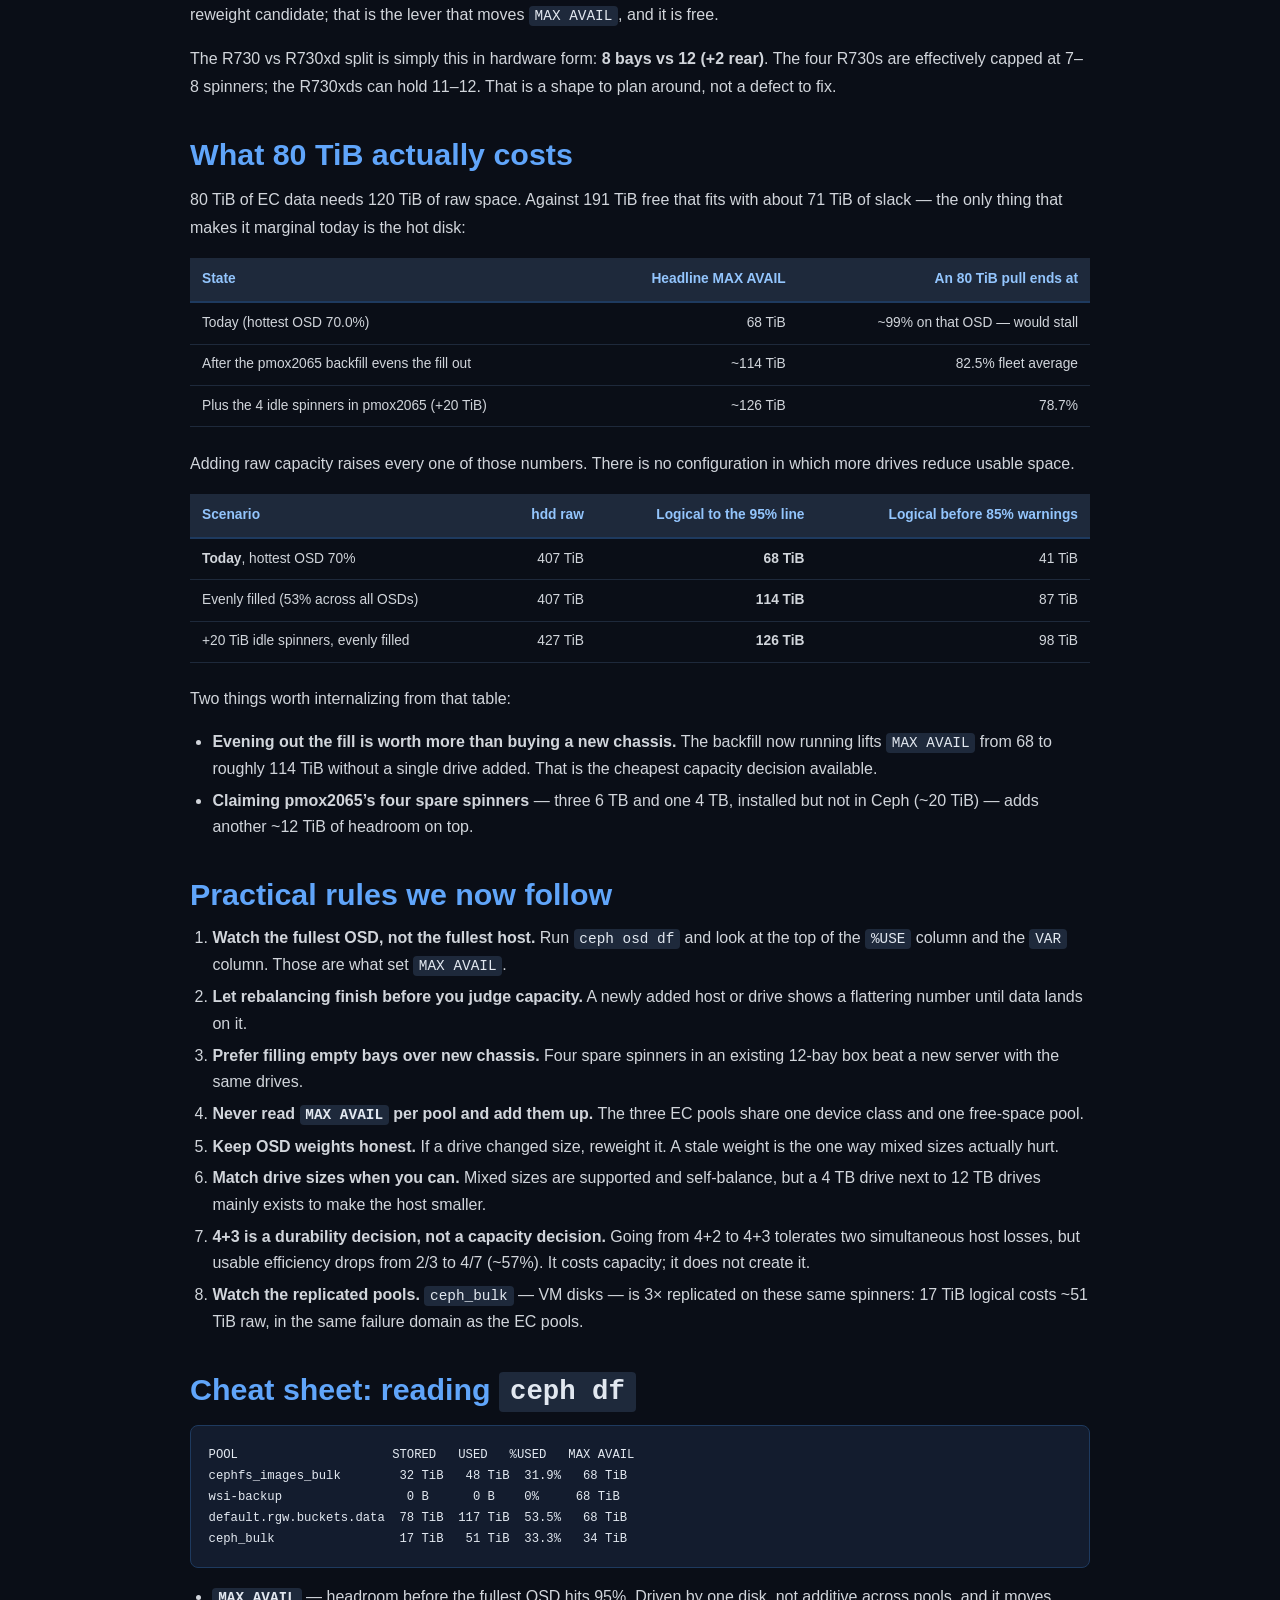
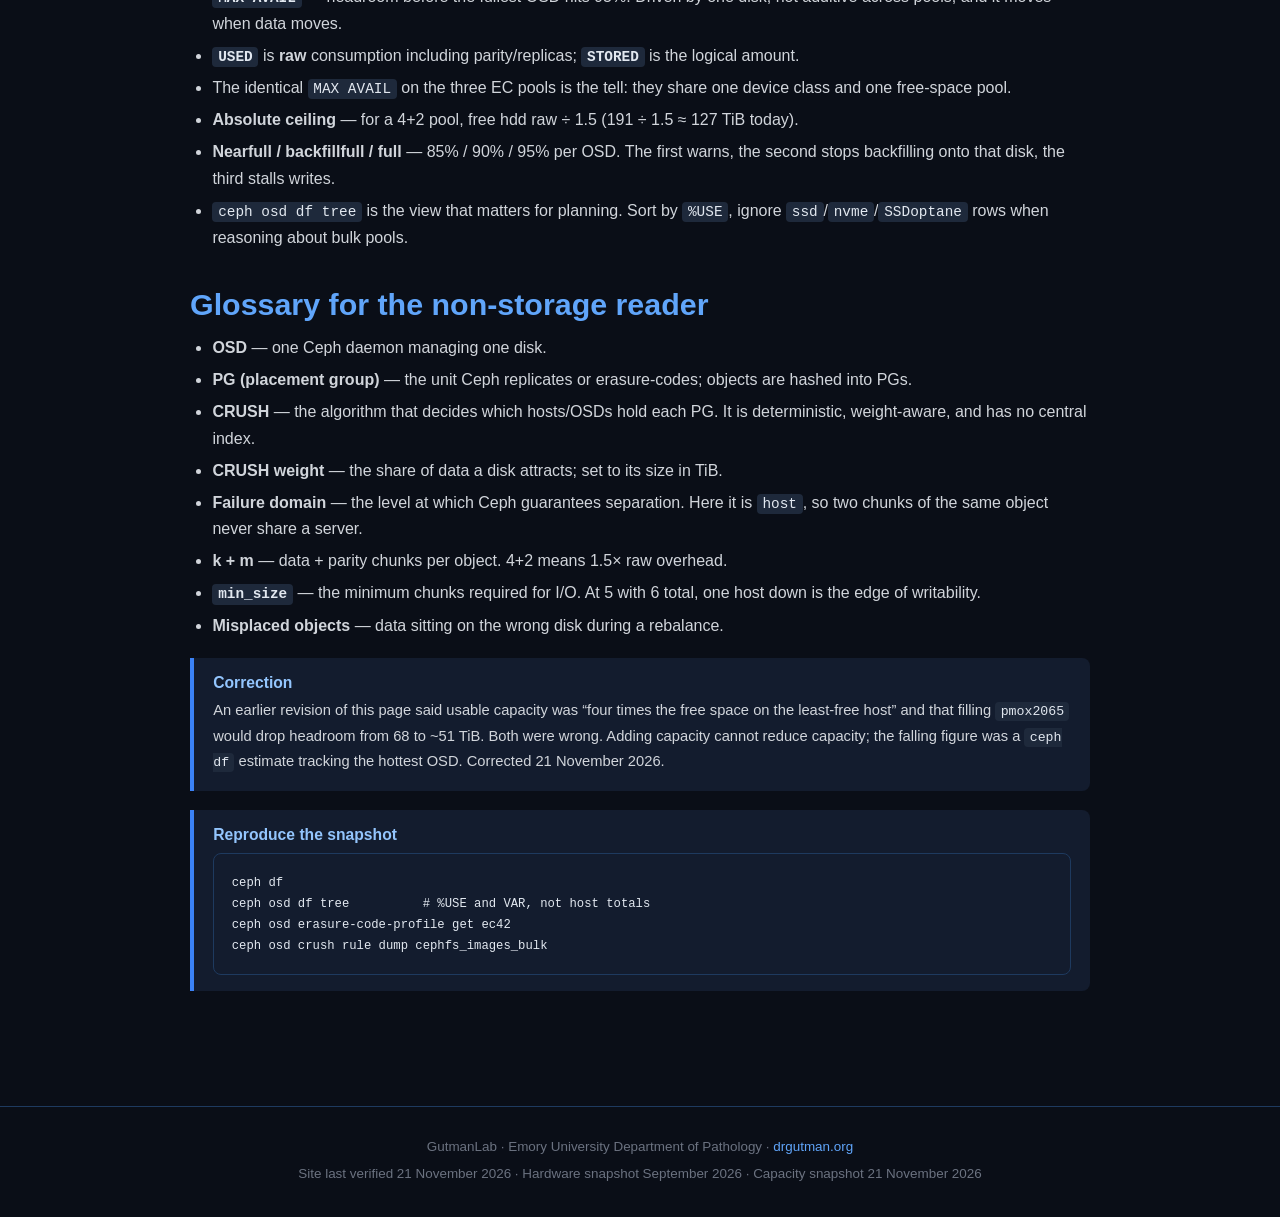
<file: ceph-capacity.html>
<!DOCTYPE html>
<html lang="en">
<head>
<meta charset="UTF-8">
<meta name="viewport" content="width=device-width, initial-scale=1.0">
<title>Ceph capacity: the fullest OSD sets your headroom — cluster.drgutman.org</title>
<meta name="description" content="Usable Ceph capacity is raw HDD space divided by erasure-code overhead. What ceph df MAX AVAIL actually measures, why the fullest OSD sets it, and why mixed 8-bay R730 / 12-bay R730xd hardware does not strand capacity.">
<meta property="og:type" content="article">
<meta property="og:title" content="Ceph capacity: the fullest OSD sets your headroom, not the biggest host">
<meta property="og:description" content="Eight HDD hosts, one 4+2 erasure-coded pool, and a nine-bay difference between chassis. 407 TiB raw is ~127 TiB of usable EC data — ceph df reports 68 TiB because one disk is full before the rest.">
<meta property="og:url" content="https://cluster.drgutman.org/ceph-capacity.html">
<meta name="twitter:card" content="summary">
<link rel="stylesheet" href="assets/site.css">
</head>
<body>

<header class="topbar">
  <div class="container">
    <a class="brand" href="index.html">cluster<span>.drgutman.org</span></a>
    <nav class="navlinks">
      <a href="index.html">Overview</a>
      <a href="proxmox.html">Proxmox</a>
      <a href="ceph-capacity.html" aria-current="page">Ceph capacity</a>
      <a href="benchmarks.html">Benchmarks</a>
      <a href="kubertpmox.html">kubertpmox</a>
      <a href="notes/index.html">Notes</a>
    </nav>
  </div>
</header>

<main class="container">
  <div class="article">

    <header>
      <p class="blog-meta">21 November 2026 · GutmanLab · live cluster snapshot</p>
      <h1>Ceph capacity: the fullest OSD sets your headroom, not the biggest host</h1>
      <p class="blog-dek">
        Eight hosts contribute spinning disks, one 4+2 erasure-coded pool spans all of them,
        and the chassis are a mix of 8-bay R730s and 12+2-bay R730xds. Usable capacity is the
        raw space divided by the code overhead — about 127 TiB of logical data. The
        <code>ceph df</code> number everyone quotes, 68 TiB, is something narrower: how much
        you can write before the single fullest disk fills up.
      </p>
    </header>

    <div class="info-box warn">
      <h4>Snapshot, not a dashboard</h4>
      <p>Figures captured <strong>21 November 2026 00:55 UTC</strong> from <code>ceph df</code> and
      <code>ceph osd df tree</code>. A bulk backfill was still running (10.6% of objects misplaced
      at roughly 750 MiB/s), so <code>MAX AVAIL</code> is <em>below</em> its steady-state value and
      will <strong>rise</strong> as <code>pmox2065</code> fills and the fleet evens out. Re-run the
      commands at the bottom before making a purchase.</p>
    </div>

    <h2>The short version</h2>
    <p>Our bulk storage is one Ceph cluster built from whatever 3.5&quot; drives we had. Eight hosts contribute spinning disks; six contribute only flash; <code>triton</code> is the small control-plane node. The three bulk pools are <strong>erasure-coded 4+2 with a host failure domain</strong>, so the usable ceiling is simply <strong>raw HDD capacity ÷ 1.5</strong>:</p>

    <div class="info-box success">
      <p style="font-size:1.02rem"><strong>407 TiB raw HDD → about 127 TiB of additional logical EC data</strong> before any disk is completely full.</p>
    </div>

    <p>The number <code>ceph df</code> prints as <code>MAX AVAIL</code> — <strong>68 TiB</strong> today — is
    <em>not</em> that capacity. It is how much you can write before the <strong>single fullest
    OSD</strong> reaches 95%. The gap between 127 and 68 is <strong>imbalance</strong>: most disks have
    headroom, one disk does not. Imbalance — not mixed drive sizes, and not differing drive counts
    per host — is what costs capacity here.</p>

    <p>This is not a bug, and it is the reason the same cluster can read &ldquo;68 TiB free&rdquo; while
    owning 191 TiB of unused raw space. It matters for how we buy hardware.</p>

    <h2>The fleet, with chassis context</h2>
    <div class="table-wrap">
    <table>
      <thead><tr><th>Host</th><th>Chassis</th><th class="num">3.5&quot; bays</th><th class="num">Spinners in Ceph</th><th class="num">Raw (hdd)</th><th class="num">Used</th><th class="num">Free</th><th class="num">Fill</th></tr></thead>
      <tbody>
        <tr><td>pmox2057</td><td>R730</td><td class="num">8</td><td class="num">7</td><td class="num">43.7 TiB</td><td class="num">27.1</td><td class="num"><strong>16.5</strong></td><td class="num"><strong>62.1%</strong></td></tr>
        <tr><td>pmox2059</td><td>R730</td><td class="num">8</td><td class="num">7</td><td class="num">47.3</td><td class="num">28.7</td><td class="num">18.6</td><td class="num">60.7%</td></tr>
        <tr><td>pmox2060</td><td>R730</td><td class="num">8</td><td class="num">7</td><td class="num">49.1</td><td class="num">29.5</td><td class="num">19.6</td><td class="num">60.0%</td></tr>
        <tr><td>pmox2058</td><td>R730</td><td class="num">8</td><td class="num">7</td><td class="num">49.1</td><td class="num">28.3</td><td class="num">20.8</td><td class="num">57.6%</td></tr>
        <tr><td>titan</td><td>R730xd</td><td class="num">12 (+2 rear)</td><td class="num">8</td><td class="num">54.6</td><td class="num">30.8</td><td class="num">23.8</td><td class="num">56.4%</td></tr>
        <tr><td>pmox2061</td><td>R730xd</td><td class="num">12 (+2 rear)</td><td class="num">10</td><td class="num">65.5</td><td class="num">33.9</td><td class="num">31.5</td><td class="num">51.8%</td></tr>
        <tr><td>pmox2062</td><td>R730xd</td><td class="num">12 (+2 rear)</td><td class="num">11</td><td class="num">71.0</td><td class="num">35.0</td><td class="num">36.0</td><td class="num">49.3%</td></tr>
        <tr><td>pmox2065</td><td>R730xd</td><td class="num">12 (+2 rear)</td><td class="num">3</td><td class="num">27.1</td><td class="num">2.8</td><td class="num">24.3</td><td class="num"><strong>10.2%</strong></td></tr>
        <tr><td><strong>Total</strong></td><td></td><td></td><td class="num"><strong>60</strong></td><td class="num"><strong>407 TiB</strong></td><td class="num"><strong>216 TiB</strong></td><td class="num"><strong>191 TiB</strong></td><td class="num"><strong>53.1%</strong></td></tr>
      </tbody>
    </table>
    </div>

    <p>Drive mix: 45 × 6 TB, 11 × 12 TB, 3 × 10 TB, 1 × 16 TB. The six remaining hosts (<code>2053</code>, <code>2054</code>, <code>2055</code>, <code>2056</code>, <code>2063</code>, <code>2064</code>) are R740/R740xd with SSD, Optane, and NVMe only — excellent for the flash tiers, but they are not in the <code>hdd</code> class, so they contribute <strong>zero</strong> EC capacity no matter how many drives we add.</p>

    <h2>What 4+2 on a host failure domain does</h2>
    <p>All three bulk pools — <code>cephfs_images_bulk</code> (image pyramids), <code>wsi-backup</code>, and the RGW bucket data — use the same effective profile:</p>

<pre><code>k=4  m=2  plugin=jerasure  technique=reed_sol_van
crush-failure-domain=host   crush-device-class=hdd</code></pre>

    <p>Every object is cut into <strong>4 data chunks + 2 parity chunks = 6 chunks</strong>, and CRUSH places those six chunks on <strong>six different HDD hosts</strong>. Consequences:</p>
    <ul>
      <li><strong>Raw cost is 1.5×</strong> (6/4). Usable efficiency is <strong>2/3</strong> of raw: 407 TiB raw holds about 271 TiB of logical data in total, of which 216 TiB raw (≈144 TiB logical) is already used.</li>
      <li><strong>A single host can vanish</strong> and every object still has 5 chunks (4 data + 1 parity), which is exactly <code>min_size=5</code>: readable and writable, with <strong>zero margin</strong>. A second host loss takes those pools read-only.</li>
      <li><strong>All three pools share one device class.</strong> The identical &ldquo;68 TiB MAX AVAIL&rdquo; is <em>one</em> number, not 3 × 68. Filling the image pool takes headroom away from backups and S3.</li>
      <li><strong>Host count matters for failure tolerance, not capacity.</strong> With 8 HDD hosts, 4+2 survives two host losses only while 6 remain reachable.</li>
    </ul>

    <h2>The rule behind <code>MAX AVAIL</code></h2>
    <p><code>ceph df</code> answers a narrow question — how much can I write before the fullest disk trips the full ratio — and it does so exactly. The figure is computed per device class from the <em>hottest single OSD</em>, not from hosts and not from the fleet total:</p>

    <div class="info-box success">
      <p style="font-size:1.02rem"><strong>MAX AVAIL = class_raw × (full_ratio − hottest_OSD_fill) × k ÷ (k + m)</strong></p>
    </div>

    <p><code>full_ratio</code> is 0.95 on this cluster and <code>k=4, m=2</code>. Today the hottest HDD OSD
    (<code>osd.40</code>, on <code>pmox2057</code>) sits at <strong>69.97%</strong>, so
    407.31 × (0.95 − 0.6997) × 4 ÷ 6 = <strong>67.98 TiB</strong> — exactly what <code>ceph df</code>
    reports for every 4+2 pool. The same formula on the 3×-replicated pools is equally exact:
    407.31 × 0.2503 ÷ 3 = <strong>33.99 TiB</strong> for <code>ceph_bulk</code>, and
    16.26 × (0.95 − 0.653) ÷ 3 = <strong>1.61 TiB</strong> for <code>ceph_nvme</code>.</p>

    <p>The practical reading: <code>MAX AVAIL</code> is a <strong>headroom-to-the-fullest-disk</strong>
    figure. It tells you how close the worst disk is to full, not how much storage the fleet owns.
    When one disk is at 70% and the rest are near 50%, the reported number is roughly half the
    real capacity.</p>

    <h2>Why mixed sizes and mixed drive counts don&rsquo;t strand capacity</h2>
    <p>Ceph weights OSDs by size — <code>crush_weight</code> is the OSD&rsquo;s capacity in TiB — so every
    disk attracts new data in proportion to what it holds, and <strong>fill percentage equalises by
    construction</strong>. A 6 TB drive and a 12 TB drive end up at the same percentage; the 6 TB
    simply holds half as much. A 7-drive host and an 11-drive host also converge to the same
    percentage; the 7-drive host holds less in total, but it is not &ldquo;used up&rdquo; early and it does
    not cap anyone else.</p>

    <p>That is worth stating plainly because the intuition runs the other way: it feels like the
    small host should run out first. It does not, as long as its weights are honest.</p>

    <p>What genuinely costs capacity:</p>
    <ol>
      <li><strong>Weights that no longer match reality.</strong> Replaced a 6 TB with a 12 TB and left
      the old weight? That disk runs hot or cold relative to the fleet, and the hot one sets
      <code>MAX AVAIL</code>.</li>
      <li><strong>A partial or interrupted rebalance.</strong> This is our state today: the newest host is
      at 10.2% while the oldest is at 62.1%. That 52-point spread is exactly why <code>MAX AVAIL</code>
      reads 68 instead of ~114.</li>
      <li><strong>Thin provisioning.</strong> Allocated-but-unwritten volumes consume nothing until
      written, then arrive in a burst.</li>
      <li><strong>Replicated pools on the same spindles.</strong> <code>ceph_bulk</code> (VM disks) is 3×
      replicated: 17 TiB logical costs 51 TiB raw — about 12% of all HDD raw for 13% of the logical
      bytes on hdd.</li>
    </ol>

    <p><strong>Diagnostic:</strong> <code>ceph osd df</code> prints a <code>VAR</code> column — each OSD&rsquo;s
    utilisation relative to the fleet average. Above ~1.2 is a reweight candidate; that is the lever
    that moves <code>MAX AVAIL</code>, and it is free.</p>

    <p>The R730 vs R730xd split is simply this in hardware form: <strong>8 bays vs 12 (+2 rear)</strong>.
    The four R730s are effectively capped at 7–8 spinners; the R730xds can hold 11–12. That is a
    shape to plan around, not a defect to fix.</p>

    <h2>What 80 TiB actually costs</h2>
    <p>80 TiB of EC data needs 120 TiB of raw space. Against 191 TiB free that fits with about 71 TiB
    of slack — the only thing that makes it marginal today is the hot disk:</p>

    <div class="table-wrap">
    <table>
      <thead><tr><th>State</th><th class="num">Headline MAX AVAIL</th><th class="num">An 80 TiB pull ends at</th></tr></thead>
      <tbody>
        <tr><td>Today (hottest OSD 70.0%)</td><td class="num">68 TiB</td><td class="num">~99% on that OSD — would stall</td></tr>
        <tr><td>After the pmox2065 backfill evens the fill out</td><td class="num">~114 TiB</td><td class="num">82.5% fleet average</td></tr>
        <tr><td>Plus the 4 idle spinners in pmox2065 (+20 TiB)</td><td class="num">~126 TiB</td><td class="num">78.7%</td></tr>
      </tbody>
    </table>
    </div>

    <p>Adding raw capacity raises every one of those numbers. There is no configuration in which more
    drives reduce usable space.</p>

    <div class="table-wrap">
    <table>
      <thead><tr><th>Scenario</th><th class="num">hdd raw</th><th class="num">Logical to the 95% line</th><th class="num">Logical before 85% warnings</th></tr></thead>
      <tbody>
        <tr><td><strong>Today</strong>, hottest OSD 70%</td><td class="num">407 TiB</td><td class="num"><strong>68 TiB</strong></td><td class="num">41 TiB</td></tr>
        <tr><td>Evenly filled (53% across all OSDs)</td><td class="num">407 TiB</td><td class="num"><strong>114 TiB</strong></td><td class="num">87 TiB</td></tr>
        <tr><td>+20 TiB idle spinners, evenly filled</td><td class="num">427 TiB</td><td class="num"><strong>126 TiB</strong></td><td class="num">98 TiB</td></tr>
      </tbody>
    </table>
    </div>

    <p>Two things worth internalizing from that table:</p>
    <ul>
      <li><strong>Evening out the fill is worth more than buying a new chassis.</strong> The backfill now
      running lifts <code>MAX AVAIL</code> from 68 to roughly 114 TiB without a single drive added.
      That is the cheapest capacity decision available.</li>
      <li><strong>Claiming pmox2065&rsquo;s four spare spinners</strong> — three 6 TB and one 4 TB, installed
      but not in Ceph (~20 TiB) — adds another ~12 TiB of headroom on top.</li>
    </ul>

    <h2>Practical rules we now follow</h2>
    <ol>
      <li><strong>Watch the fullest OSD, not the fullest host.</strong> Run <code>ceph osd df</code> and look at the top of the <code>%USE</code> column and the <code>VAR</code> column. Those are what set <code>MAX AVAIL</code>.</li>
      <li><strong>Let rebalancing finish before you judge capacity.</strong> A newly added host or drive shows a flattering number until data lands on it.</li>
      <li><strong>Prefer filling empty bays over new chassis.</strong> Four spare spinners in an existing 12-bay box beat a new server with the same drives.</li>
      <li><strong>Never read <code>MAX AVAIL</code> per pool and add them up.</strong> The three EC pools share one device class and one free-space pool.</li>
      <li><strong>Keep OSD weights honest.</strong> If a drive changed size, reweight it. A stale weight is the one way mixed sizes actually hurt.</li>
      <li><strong>Match drive sizes when you can.</strong> Mixed sizes are supported and self-balance, but a 4 TB drive next to 12 TB drives mainly exists to make the host smaller.</li>
      <li><strong>4+3 is a durability decision, not a capacity decision.</strong> Going from 4+2 to 4+3 tolerates two simultaneous host losses, but usable efficiency drops from 2/3 to 4/7 (~57%). It costs capacity; it does not create it.</li>
      <li><strong>Watch the replicated pools.</strong> <code>ceph_bulk</code> — VM disks — is 3× replicated on these same spinners: 17 TiB logical costs ~51 TiB raw, in the same failure domain as the EC pools.</li>
    </ol>

    <h2>Cheat sheet: reading <code>ceph df</code></h2>
<pre><code>POOL                     STORED   USED   %USED   MAX AVAIL
cephfs_images_bulk        32 TiB   48 TiB  31.9%   68 TiB
wsi-backup                 0 B      0 B    0%     68 TiB
default.rgw.buckets.data  78 TiB  117 TiB  53.5%   68 TiB
ceph_bulk                 17 TiB   51 TiB  33.3%   34 TiB</code></pre>

    <ul>
      <li><strong><code>MAX AVAIL</code></strong> — headroom before the fullest OSD hits 95%. Driven by one disk, not additive across pools, and it moves when data moves.</li>
      <li><strong><code>USED</code></strong> is <strong>raw</strong> consumption including parity/replicas; <strong><code>STORED</code></strong> is the logical amount.</li>
      <li>The identical <code>MAX AVAIL</code> on the three EC pools is the tell: they share one device class and one free-space pool.</li>
      <li><strong>Absolute ceiling</strong> — for a 4+2 pool, free hdd raw ÷ 1.5 (191 ÷ 1.5 ≈ 127 TiB today).</li>
      <li><strong>Nearfull / backfillfull / full</strong> — 85% / 90% / 95% per OSD. The first warns, the second stops backfilling onto that disk, the third stalls writes.</li>
      <li><code>ceph osd df tree</code> is the view that matters for planning. Sort by <code>%USE</code>, ignore <code>ssd</code>/<code>nvme</code>/<code>SSDoptane</code> rows when reasoning about bulk pools.</li>
    </ul>

    <h2>Glossary for the non-storage reader</h2>
    <ul>
      <li><strong>OSD</strong> — one Ceph daemon managing one disk.</li>
      <li><strong>PG (placement group)</strong> — the unit Ceph replicates or erasure-codes; objects are hashed into PGs.</li>
      <li><strong>CRUSH</strong> — the algorithm that decides which hosts/OSDs hold each PG. It is deterministic, weight-aware, and has no central index.</li>
      <li><strong>CRUSH weight</strong> — the share of data a disk attracts; set to its size in TiB.</li>
      <li><strong>Failure domain</strong> — the level at which Ceph guarantees separation. Here it is <code>host</code>, so two chunks of the same object never share a server.</li>
      <li><strong>k + m</strong> — data + parity chunks per object. 4+2 means 1.5× raw overhead.</li>
      <li><strong><code>min_size</code></strong> — the minimum chunks required for I/O. At 5 with 6 total, one host down is the edge of writability.</li>
      <li><strong>Misplaced objects</strong> — data sitting on the wrong disk during a rebalance.</li>
    </ul>

    <div class="info-box">
      <h4>Correction</h4>
      <p>An earlier revision of this page said usable capacity was &ldquo;four times the free space on
      the least-free host&rdquo; and that filling <code>pmox2065</code> would drop headroom from 68 to
      ~51 TiB. Both were wrong. Adding capacity cannot reduce capacity; the falling figure was a
      <code>ceph df</code> estimate tracking the hottest OSD. Corrected 21 November 2026.</p>
    </div>

    <div class="info-box">
      <h4>Reproduce the snapshot</h4>
<pre style="margin:.5rem 0 0"><code>ceph df
ceph osd df tree          # %USE and VAR, not host totals
ceph osd erasure-code-profile get ec42
ceph osd crush rule dump cephfs_images_bulk</code></pre>
    </div>

  </div>
</main>

<footer>
  <div class="container">
    <p>GutmanLab · Emory University Department of Pathology · <a href="https://drgutman.org">drgutman.org</a></p>
    <p>Site last verified 21 November 2026 · Hardware snapshot September 2026 · Capacity snapshot 21 November 2026</p>
  </div>
</footer>

</body>
</html>
</file>
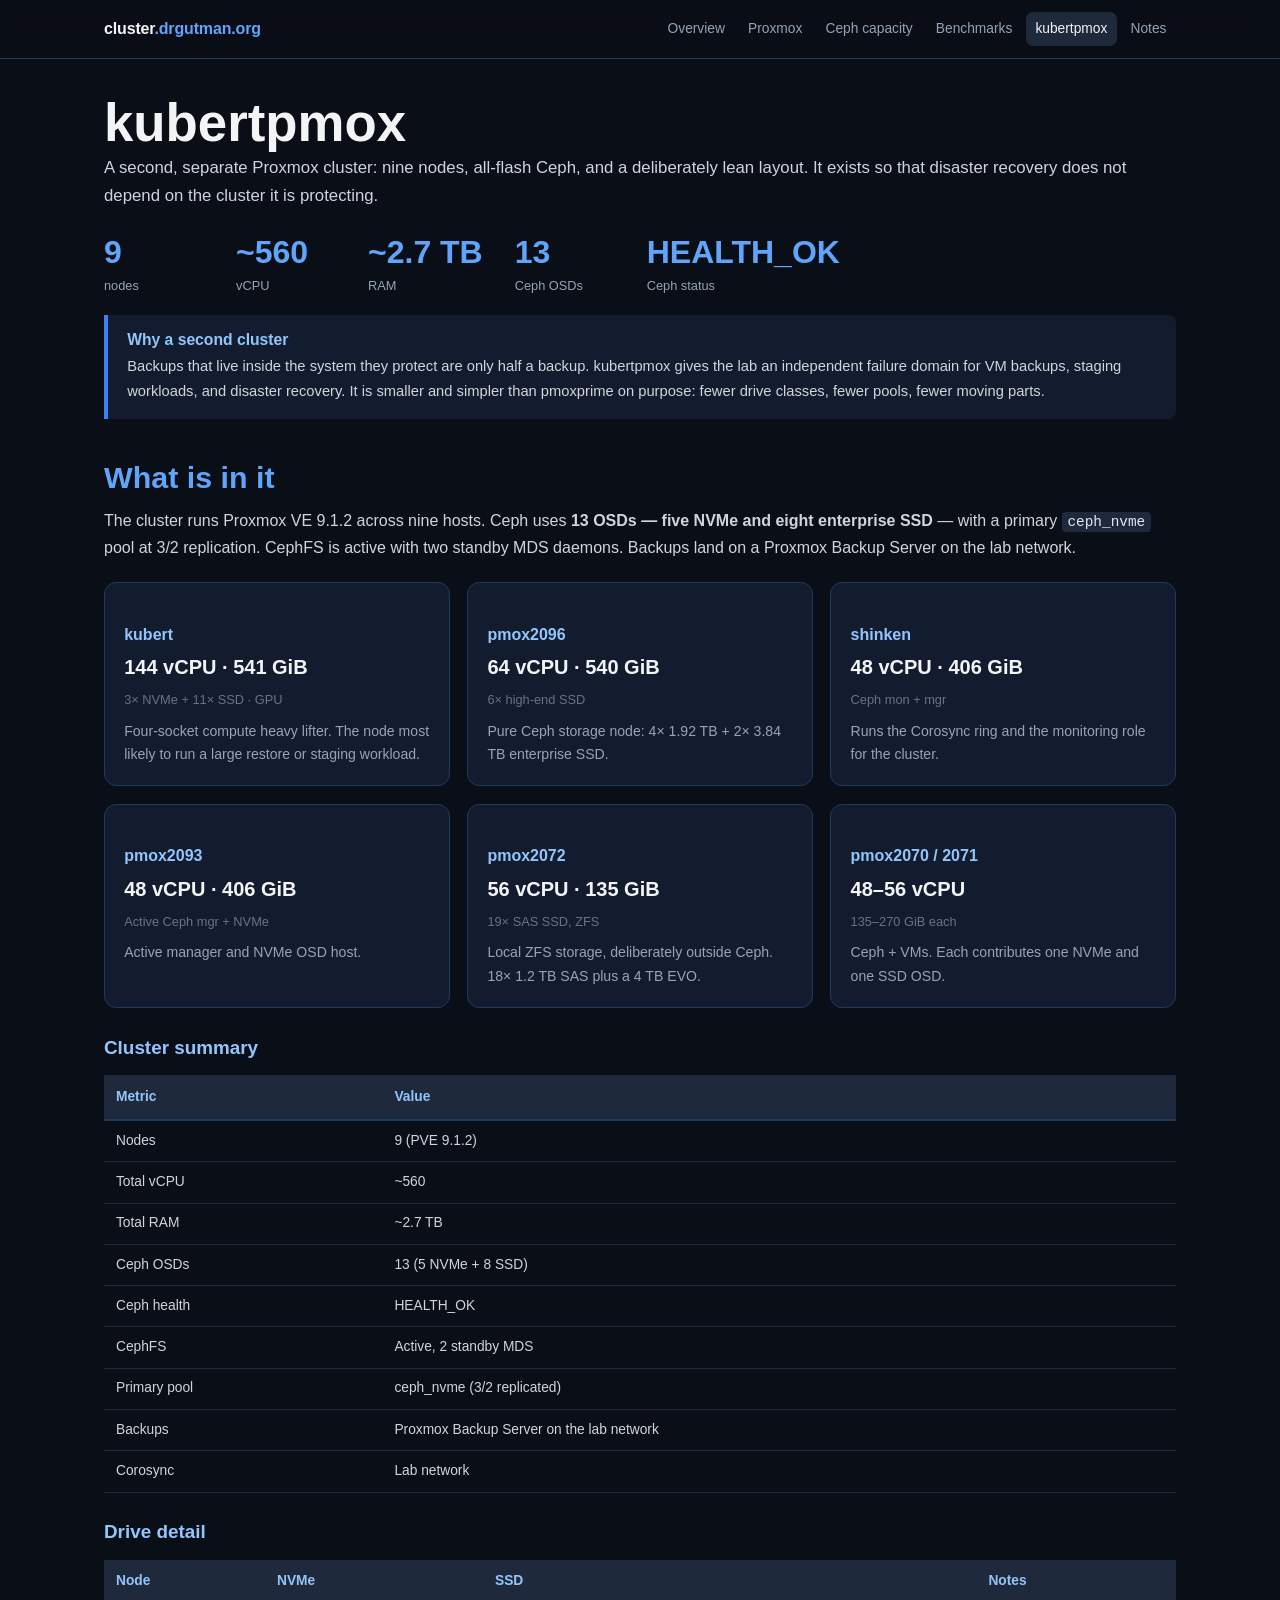
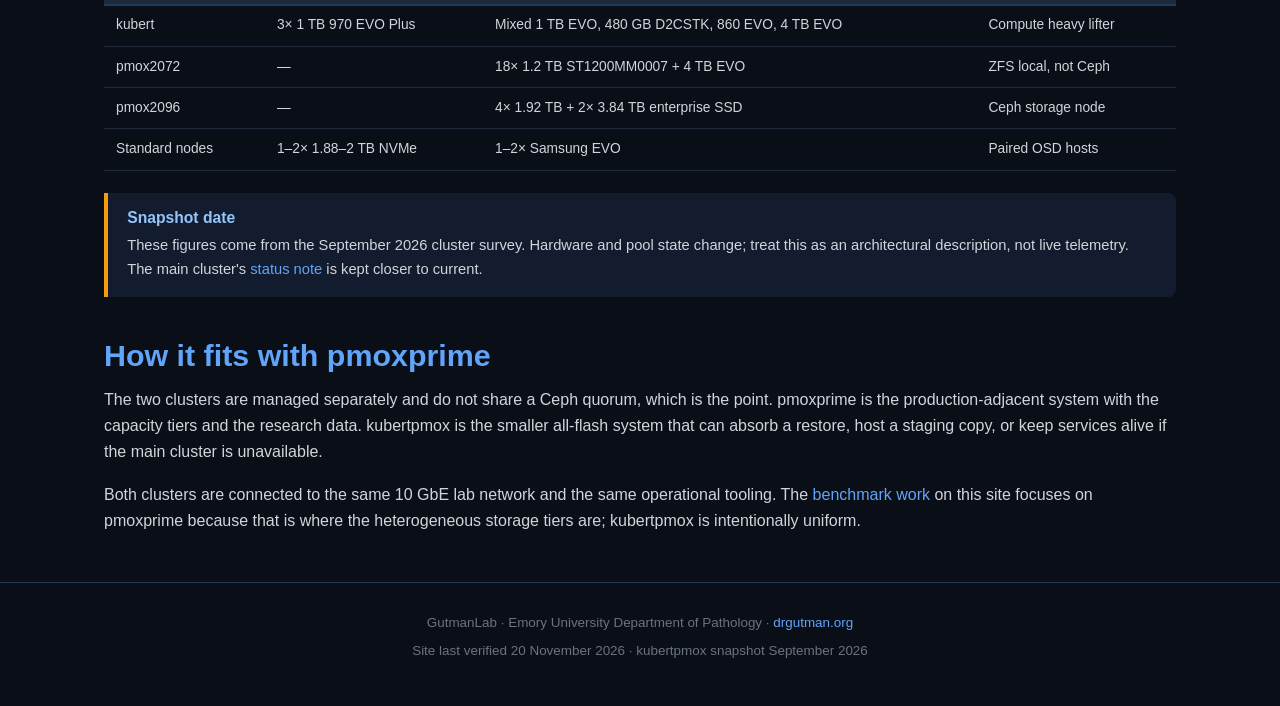
<file: kubertpmox.html>
<!DOCTYPE html>
<html lang="en">
<head>
<meta charset="UTF-8">
<meta name="viewport" content="width=device-width, initial-scale=1.0">
<title>kubertpmox — the DR cluster — cluster.drgutman.org</title>
<meta name="description" content="Inside kubertpmox: a separate nine-node all-flash Proxmox and Ceph cluster used for disaster recovery, staging, and backups.">
<link rel="stylesheet" href="assets/site.css">
</head>
<body>

<header class="topbar">
  <div class="container">
    <a class="brand" href="index.html">cluster<span>.drgutman.org</span></a>
    <nav class="navlinks">
      <a href="index.html">Overview</a>
      <a href="proxmox.html">Proxmox</a>
      <a href="ceph-capacity.html">Ceph capacity</a>
      <a href="benchmarks.html">Benchmarks</a>
      <a href="kubertpmox.html" aria-current="page">kubertpmox</a>
      <a href="notes/index.html">Notes</a>
    </nav>
  </div>
</header>

<main class="container">

  <section>
    <h1 style="margin-top:2rem">kubertpmox</h1>
    <p class="lead">A second, separate Proxmox cluster: nine nodes, all-flash Ceph, and a deliberately lean layout. It exists so that disaster recovery does not depend on the cluster it is protecting.</p>

    <div class="stats" style="display:flex;flex-wrap:wrap;gap:2rem;margin:1.6rem 0 0">
      <div class="stat" style="text-align:left"><div class="stat-num">9</div><div class="stat-label">nodes</div></div>
      <div class="stat" style="text-align:left"><div class="stat-num">~560</div><div class="stat-label">vCPU</div></div>
      <div class="stat" style="text-align:left"><div class="stat-num">~2.7 TB</div><div class="stat-label">RAM</div></div>
      <div class="stat" style="text-align:left"><div class="stat-num">13</div><div class="stat-label">Ceph OSDs</div></div>
      <div class="stat" style="text-align:left"><div class="stat-num">HEALTH_OK</div><div class="stat-label">Ceph status</div></div>
    </div>

    <div class="info-box">
      <h4>Why a second cluster</h4>
      <p>Backups that live inside the system they protect are only half a backup. kubertpmox gives the lab an independent failure domain for VM backups, staging workloads, and disaster recovery. It is smaller and simpler than pmoxprime on purpose: fewer drive classes, fewer pools, fewer moving parts.</p>
    </div>
  </section>

  <section>
    <h2>What is in it</h2>
    <p>The cluster runs Proxmox VE 9.1.2 across nine hosts. Ceph uses <strong>13 OSDs — five NVMe and eight enterprise SSD</strong> — with a primary <code>ceph_nvme</code> pool at 3/2 replication. CephFS is active with two standby MDS daemons. Backups land on a Proxmox Backup Server on the lab network.</p>

    <div class="card-grid">
      <div class="card"><h4>kubert</h4><div class="value">144 vCPU · 541 GiB</div><div class="meta">3× NVMe + 11× SSD · GPU</div><div class="detail">Four-socket compute heavy lifter. The node most likely to run a large restore or staging workload.</div></div>
      <div class="card"><h4>pmox2096</h4><div class="value">64 vCPU · 540 GiB</div><div class="meta">6× high-end SSD</div><div class="detail">Pure Ceph storage node: 4× 1.92 TB + 2× 3.84 TB enterprise SSD.</div></div>
      <div class="card"><h4>shinken</h4><div class="value">48 vCPU · 406 GiB</div><div class="meta">Ceph mon + mgr</div><div class="detail">Runs the Corosync ring and the monitoring role for the cluster.</div></div>
      <div class="card"><h4>pmox2093</h4><div class="value">48 vCPU · 406 GiB</div><div class="meta">Active Ceph mgr + NVMe</div><div class="detail">Active manager and NVMe OSD host.</div></div>
      <div class="card"><h4>pmox2072</h4><div class="value">56 vCPU · 135 GiB</div><div class="meta">19× SAS SSD, ZFS</div><div class="detail">Local ZFS storage, deliberately outside Ceph. 18× 1.2 TB SAS plus a 4 TB EVO.</div></div>
      <div class="card"><h4>pmox2070 / 2071</h4><div class="value">48–56 vCPU</div><div class="meta">135–270 GiB each</div><div class="detail">Ceph + VMs. Each contributes one NVMe and one SSD OSD.</div></div>
    </div>

    <h3>Cluster summary</h3>
    <div class="table-wrap">
    <table>
      <thead><tr><th>Metric</th><th>Value</th></tr></thead>
      <tbody>
        <tr><td>Nodes</td><td>9 (PVE 9.1.2)</td></tr>
        <tr><td>Total vCPU</td><td>~560</td></tr>
        <tr><td>Total RAM</td><td>~2.7 TB</td></tr>
        <tr><td>Ceph OSDs</td><td>13 (5 NVMe + 8 SSD)</td></tr>
        <tr><td>Ceph health</td><td>HEALTH_OK</td></tr>
        <tr><td>CephFS</td><td>Active, 2 standby MDS</td></tr>
        <tr><td>Primary pool</td><td>ceph_nvme (3/2 replicated)</td></tr>
        <tr><td>Backups</td><td>Proxmox Backup Server on the lab network</td></tr>
        <tr><td>Corosync</td><td>Lab network</td></tr>
      </tbody>
    </table>
    </div>

    <h3>Drive detail</h3>
    <div class="table-wrap">
    <table>
      <thead><tr><th>Node</th><th>NVMe</th><th>SSD</th><th>Notes</th></tr></thead>
      <tbody>
        <tr><td>kubert</td><td>3× 1 TB 970 EVO Plus</td><td>Mixed 1 TB EVO, 480 GB D2CSTK, 860 EVO, 4 TB EVO</td><td>Compute heavy lifter</td></tr>
        <tr><td>pmox2072</td><td>—</td><td>18× 1.2 TB ST1200MM0007 + 4 TB EVO</td><td>ZFS local, not Ceph</td></tr>
        <tr><td>pmox2096</td><td>—</td><td>4× 1.92 TB + 2× 3.84 TB enterprise SSD</td><td>Ceph storage node</td></tr>
        <tr><td>Standard nodes</td><td>1–2× 1.88–2 TB NVMe</td><td>1–2× Samsung EVO</td><td>Paired OSD hosts</td></tr>
      </tbody>
    </table>
    </div>

    <div class="info-box warn">
      <h4>Snapshot date</h4>
      <p>These figures come from the September 2026 cluster survey. Hardware and pool state change; treat this as an architectural description, not live telemetry. The main cluster's <a href="proxmox.html">status note</a> is kept closer to current.</p>
    </div>
  </section>

  <section>
    <h2>How it fits with pmoxprime</h2>
    <p>The two clusters are managed separately and do not share a Ceph quorum, which is the point. pmoxprime is the production-adjacent system with the capacity tiers and the research data. kubertpmox is the smaller all-flash system that can absorb a restore, host a staging copy, or keep services alive if the main cluster is unavailable.</p>
    <p>Both clusters are connected to the same 10 GbE lab network and the same operational tooling. The <a href="benchmarks.html">benchmark work</a> on this site focuses on pmoxprime because that is where the heterogeneous storage tiers are; kubertpmox is intentionally uniform.</p>
  </section>

</main>

<footer>
  <div class="container">
    <p>GutmanLab · Emory University Department of Pathology · <a href="https://drgutman.org">drgutman.org</a></p>
    <p>Site last verified 20 November 2026 · kubertpmox snapshot September 2026</p>
  </div>
</footer>

</body>
</html>
</file>
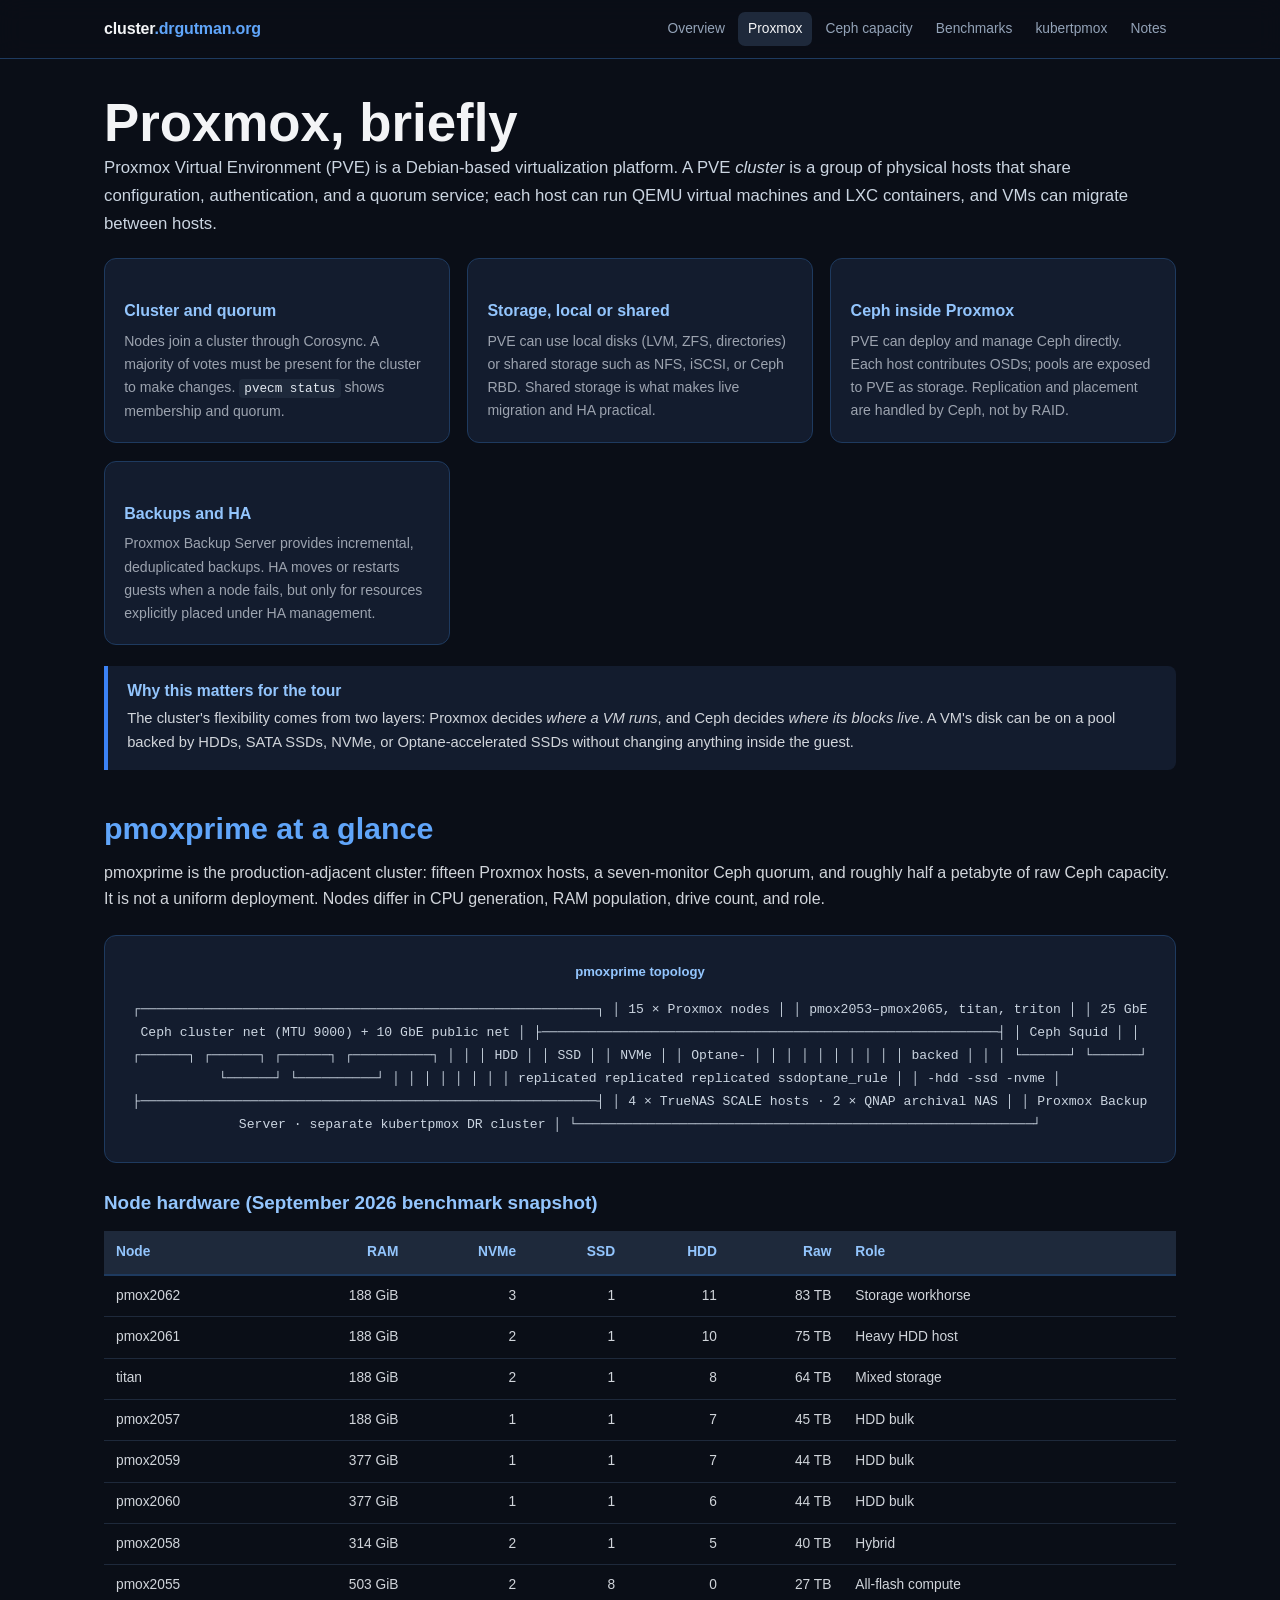
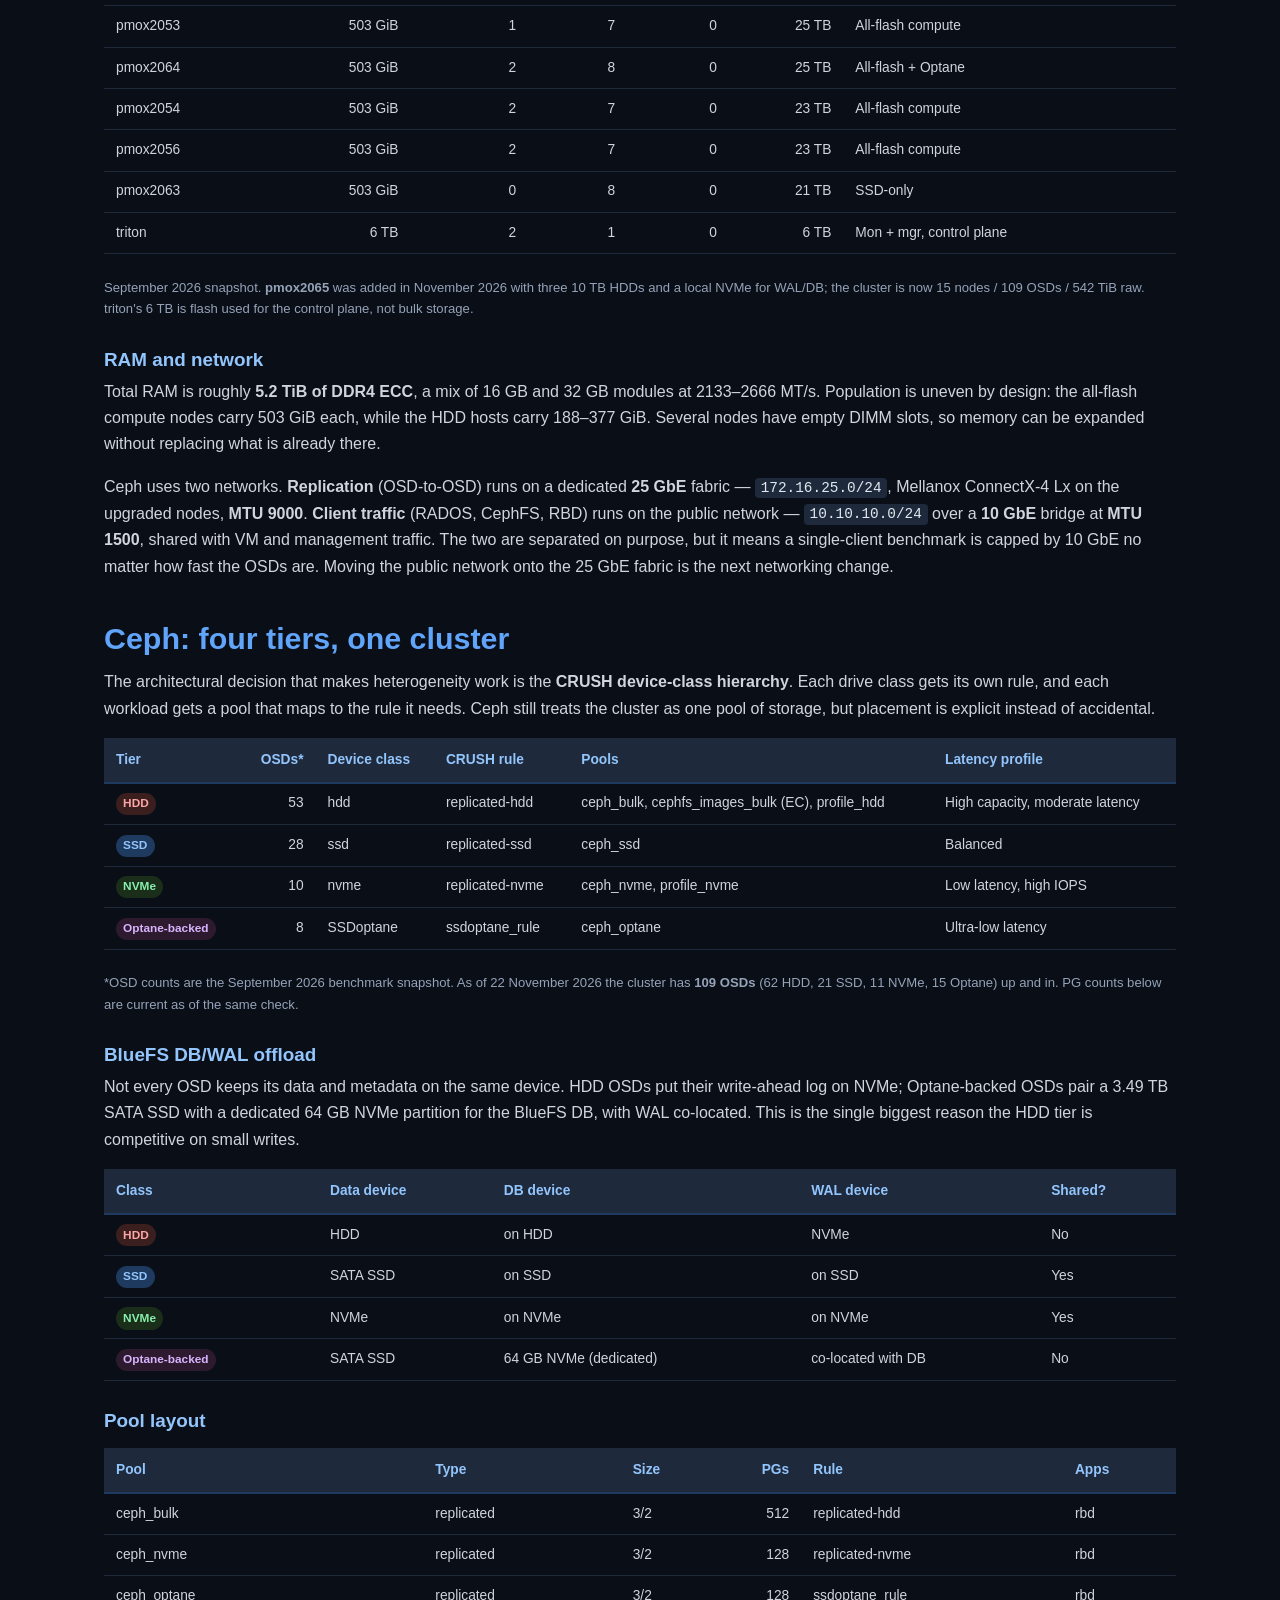
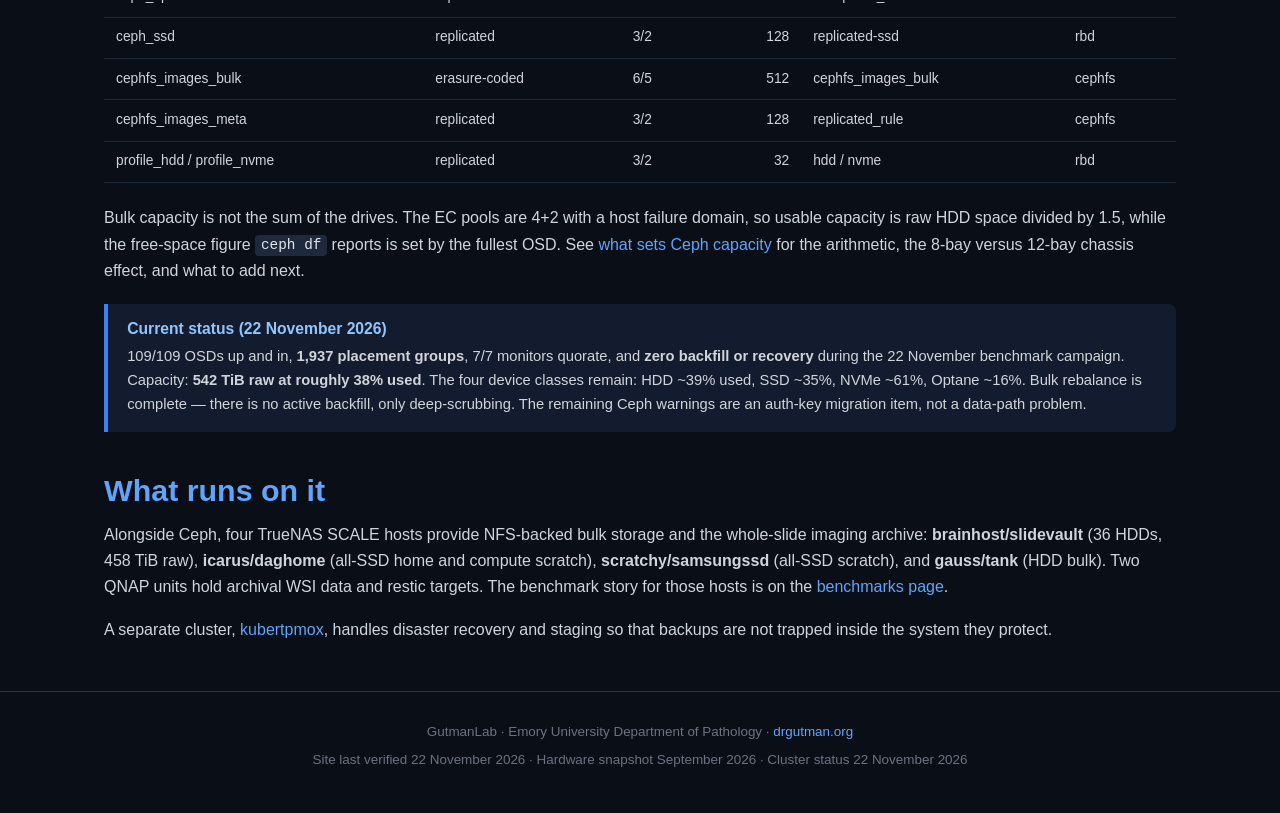
<file: proxmox.html>
<!DOCTYPE html>
<html lang="en">
<head>
<meta charset="UTF-8">
<meta name="viewport" content="width=device-width, initial-scale=1.0">
<title>Proxmox and pmoxprime — cluster.drgutman.org</title>
<meta name="description" content="A short Proxmox primer and a tour of pmoxprime: 15 nodes, four Ceph device classes, a 25 GbE replication fabric plus a 10 GbE client network, and the pools that map workloads to hardware.">
<link rel="stylesheet" href="assets/site.css">
</head>
<body>

<header class="topbar">
  <div class="container">
    <a class="brand" href="index.html">cluster<span>.drgutman.org</span></a>
    <nav class="navlinks">
      <a href="index.html">Overview</a>
      <a href="proxmox.html" aria-current="page">Proxmox</a>
      <a href="ceph-capacity.html">Ceph capacity</a>
      <a href="benchmarks.html">Benchmarks</a>
      <a href="kubertpmox.html">kubertpmox</a>
      <a href="notes/index.html">Notes</a>
    </nav>
  </div>
</header>

<main class="container">

  <section>
    <h1 style="margin-top:2rem">Proxmox, briefly</h1>
    <p class="lead">Proxmox Virtual Environment (PVE) is a Debian-based virtualization platform. A PVE <em>cluster</em> is a group of physical hosts that share configuration, authentication, and a quorum service; each host can run QEMU virtual machines and LXC containers, and VMs can migrate between hosts.</p>

    <div class="card-grid">
      <div class="card">
        <h4>Cluster and quorum</h4>
        <div class="detail">Nodes join a cluster through Corosync. A majority of votes must be present for the cluster to make changes. <code>pvecm status</code> shows membership and quorum.</div>
      </div>
      <div class="card">
        <h4>Storage, local or shared</h4>
        <div class="detail">PVE can use local disks (LVM, ZFS, directories) or shared storage such as NFS, iSCSI, or Ceph RBD. Shared storage is what makes live migration and HA practical.</div>
      </div>
      <div class="card">
        <h4>Ceph inside Proxmox</h4>
        <div class="detail">PVE can deploy and manage Ceph directly. Each host contributes OSDs; pools are exposed to PVE as storage. Replication and placement are handled by Ceph, not by RAID.</div>
      </div>
      <div class="card">
        <h4>Backups and HA</h4>
        <div class="detail">Proxmox Backup Server provides incremental, deduplicated backups. HA moves or restarts guests when a node fails, but only for resources explicitly placed under HA management.</div>
      </div>
    </div>

    <div class="info-box">
      <h4>Why this matters for the tour</h4>
      <p>The cluster's flexibility comes from two layers: Proxmox decides <em>where a VM runs</em>, and Ceph decides <em>where its blocks live</em>. A VM's disk can be on a pool backed by HDDs, SATA SSDs, NVMe, or Optane-accelerated SSDs without changing anything inside the guest.</p>
    </div>
  </section>

  <section>
    <h2>pmoxprime at a glance</h2>
    <p>pmoxprime is the production-adjacent cluster: fifteen Proxmox hosts, a seven-monitor Ceph quorum, and roughly half a petabyte of raw Ceph capacity. It is not a uniform deployment. Nodes differ in CPU generation, RAM population, drive count, and role.</p>

    <div class="diagram">
      <div class="title">pmoxprime topology</div>
┌──────────────────────────────────────────────────────────┐
│                    15 × Proxmox nodes                    │
│   pmox2053–pmox2065, titan, triton                       │
│   25 GbE Ceph cluster net (MTU 9000) + 10 GbE public net │
├──────────────────────────────────────────────────────────┤
│                     Ceph Squid                           │
│   ┌──────┐  ┌──────┐  ┌──────┐  ┌──────────┐            │
│   │ HDD  │  │ SSD  │  │ NVMe │  │ Optane-  │            │
│   │      │  │      │  │      │  │ backed   │            │
│   └──────┘  └──────┘  └──────┘  └──────────┘            │
│      │          │         │           │                  │
│   replicated  replicated  replicated  ssdoptane_rule     │
│   -hdd        -ssd        -nvme                          │
├──────────────────────────────────────────────────────────┤
│  4 × TrueNAS SCALE hosts · 2 × QNAP archival NAS         │
│  Proxmox Backup Server · separate kubertpmox DR cluster  │
└──────────────────────────────────────────────────────────┘
    </div>

    <h3>Node hardware (September 2026 benchmark snapshot)</h3>
    <div class="table-wrap">
    <table>
      <thead><tr><th>Node</th><th class="num">RAM</th><th class="num">NVMe</th><th class="num">SSD</th><th class="num">HDD</th><th class="num">Raw</th><th>Role</th></tr></thead>
      <tbody>
        <tr><td>pmox2062</td><td class="num">188 GiB</td><td class="num">3</td><td class="num">1</td><td class="num">11</td><td class="num">83 TB</td><td>Storage workhorse</td></tr>
        <tr><td>pmox2061</td><td class="num">188 GiB</td><td class="num">2</td><td class="num">1</td><td class="num">10</td><td class="num">75 TB</td><td>Heavy HDD host</td></tr>
        <tr><td>titan</td><td class="num">188 GiB</td><td class="num">2</td><td class="num">1</td><td class="num">8</td><td class="num">64 TB</td><td>Mixed storage</td></tr>
        <tr><td>pmox2057</td><td class="num">188 GiB</td><td class="num">1</td><td class="num">1</td><td class="num">7</td><td class="num">45 TB</td><td>HDD bulk</td></tr>
        <tr><td>pmox2059</td><td class="num">377 GiB</td><td class="num">1</td><td class="num">1</td><td class="num">7</td><td class="num">44 TB</td><td>HDD bulk</td></tr>
        <tr><td>pmox2060</td><td class="num">377 GiB</td><td class="num">1</td><td class="num">1</td><td class="num">6</td><td class="num">44 TB</td><td>HDD bulk</td></tr>
        <tr><td>pmox2058</td><td class="num">314 GiB</td><td class="num">2</td><td class="num">1</td><td class="num">5</td><td class="num">40 TB</td><td>Hybrid</td></tr>
        <tr><td>pmox2055</td><td class="num">503 GiB</td><td class="num">2</td><td class="num">8</td><td class="num">0</td><td class="num">27 TB</td><td>All-flash compute</td></tr>
        <tr><td>pmox2053</td><td class="num">503 GiB</td><td class="num">1</td><td class="num">7</td><td class="num">0</td><td class="num">25 TB</td><td>All-flash compute</td></tr>
        <tr><td>pmox2064</td><td class="num">503 GiB</td><td class="num">2</td><td class="num">8</td><td class="num">0</td><td class="num">25 TB</td><td>All-flash + Optane</td></tr>
        <tr><td>pmox2054</td><td class="num">503 GiB</td><td class="num">2</td><td class="num">7</td><td class="num">0</td><td class="num">23 TB</td><td>All-flash compute</td></tr>
        <tr><td>pmox2056</td><td class="num">503 GiB</td><td class="num">2</td><td class="num">7</td><td class="num">0</td><td class="num">23 TB</td><td>All-flash compute</td></tr>
        <tr><td>pmox2063</td><td class="num">503 GiB</td><td class="num">0</td><td class="num">8</td><td class="num">0</td><td class="num">21 TB</td><td>SSD-only</td></tr>
        <tr><td>triton</td><td class="num">6 TB</td><td class="num">2</td><td class="num">1</td><td class="num">0</td><td class="num">6 TB</td><td>Mon + mgr, control plane</td></tr>
      </tbody>
    </table>
    </div>
    <p class="small muted">September 2026 snapshot. <strong>pmox2065</strong> was added in November 2026 with three 10 TB HDDs and a local NVMe for WAL/DB; the cluster is now 15 nodes / 109 OSDs / 542 TiB raw. triton's 6 TB is flash used for the control plane, not bulk storage.</p>

    <h3>RAM and network</h3>
    <p>Total RAM is roughly <strong>5.2 TiB of DDR4 ECC</strong>, a mix of 16 GB and 32 GB modules at 2133–2666 MT/s. Population is uneven by design: the all-flash compute nodes carry 503 GiB each, while the HDD hosts carry 188–377 GiB. Several nodes have empty DIMM slots, so memory can be expanded without replacing what is already there.</p>
    <p>Ceph uses two networks. <strong>Replication</strong> (OSD-to-OSD) runs on a dedicated <strong>25 GbE</strong> fabric — <code>172.16.25.0/24</code>, Mellanox ConnectX-4 Lx on the upgraded nodes, <strong>MTU 9000</strong>. <strong>Client traffic</strong> (RADOS, CephFS, RBD) runs on the public network — <code>10.10.10.0/24</code> over a <strong>10 GbE</strong> bridge at <strong>MTU 1500</strong>, shared with VM and management traffic. The two are separated on purpose, but it means a single-client benchmark is capped by 10 GbE no matter how fast the OSDs are. Moving the public network onto the 25 GbE fabric is the next networking change.</p>
  </section>

  <section>
    <h2>Ceph: four tiers, one cluster</h2>
    <p>The architectural decision that makes heterogeneity work is the <strong>CRUSH device-class hierarchy</strong>. Each drive class gets its own rule, and each workload gets a pool that maps to the rule it needs. Ceph still treats the cluster as one pool of storage, but placement is explicit instead of accidental.</p>

    <div class="table-wrap">
    <table>
      <thead><tr><th>Tier</th><th class="num">OSDs*</th><th>Device class</th><th>CRUSH rule</th><th>Pools</th><th>Latency profile</th></tr></thead>
      <tbody>
        <tr><td><span class="tag tag-hdd">HDD</span></td><td class="num">53</td><td>hdd</td><td>replicated-hdd</td><td>ceph_bulk, cephfs_images_bulk (EC), profile_hdd</td><td>High capacity, moderate latency</td></tr>
        <tr><td><span class="tag tag-ssd">SSD</span></td><td class="num">28</td><td>ssd</td><td>replicated-ssd</td><td>ceph_ssd</td><td>Balanced</td></tr>
        <tr><td><span class="tag tag-nvme">NVMe</span></td><td class="num">10</td><td>nvme</td><td>replicated-nvme</td><td>ceph_nvme, profile_nvme</td><td>Low latency, high IOPS</td></tr>
        <tr><td><span class="tag tag-optane">Optane-backed</span></td><td class="num">8</td><td>SSDoptane</td><td>ssdoptane_rule</td><td>ceph_optane</td><td>Ultra-low latency</td></tr>
      </tbody>
    </table>
    </div>
    <p class="small muted">*OSD counts are the September 2026 benchmark snapshot. As of 22 November 2026 the cluster has <strong>109 OSDs</strong> (62 HDD, 21 SSD, 11 NVMe, 15 Optane) up and in. PG counts below are current as of the same check.</p>

    <h3>BlueFS DB/WAL offload</h3>
    <p>Not every OSD keeps its data and metadata on the same device. HDD OSDs put their write-ahead log on NVMe; Optane-backed OSDs pair a 3.49 TB SATA SSD with a dedicated 64 GB NVMe partition for the BlueFS DB, with WAL co-located. This is the single biggest reason the HDD tier is competitive on small writes.</p>

    <div class="table-wrap">
    <table>
      <thead><tr><th>Class</th><th>Data device</th><th>DB device</th><th>WAL device</th><th>Shared?</th></tr></thead>
      <tbody>
        <tr><td><span class="tag tag-hdd">HDD</span></td><td>HDD</td><td>on HDD</td><td>NVMe</td><td>No</td></tr>
        <tr><td><span class="tag tag-ssd">SSD</span></td><td>SATA SSD</td><td>on SSD</td><td>on SSD</td><td>Yes</td></tr>
        <tr><td><span class="tag tag-nvme">NVMe</span></td><td>NVMe</td><td>on NVMe</td><td>on NVMe</td><td>Yes</td></tr>
        <tr><td><span class="tag tag-optane">Optane-backed</span></td><td>SATA SSD</td><td>64 GB NVMe (dedicated)</td><td>co-located with DB</td><td>No</td></tr>
      </tbody>
    </table>
    </div>

    <h3>Pool layout</h3>
    <div class="table-wrap">
    <table>
      <thead><tr><th>Pool</th><th>Type</th><th>Size</th><th class="num">PGs</th><th>Rule</th><th>Apps</th></tr></thead>
      <tbody>
        <tr><td>ceph_bulk</td><td>replicated</td><td>3/2</td><td class="num">512</td><td>replicated-hdd</td><td>rbd</td></tr>
        <tr><td>ceph_nvme</td><td>replicated</td><td>3/2</td><td class="num">128</td><td>replicated-nvme</td><td>rbd</td></tr>
        <tr><td>ceph_optane</td><td>replicated</td><td>3/2</td><td class="num">128</td><td>ssdoptane_rule</td><td>rbd</td></tr>
        <tr><td>ceph_ssd</td><td>replicated</td><td>3/2</td><td class="num">128</td><td>replicated-ssd</td><td>rbd</td></tr>
        <tr><td>cephfs_images_bulk</td><td>erasure-coded</td><td>6/5</td><td class="num">512</td><td>cephfs_images_bulk</td><td>cephfs</td></tr>
        <tr><td>cephfs_images_meta</td><td>replicated</td><td>3/2</td><td class="num">128</td><td>replicated_rule</td><td>cephfs</td></tr>
        <tr><td>profile_hdd / profile_nvme</td><td>replicated</td><td>3/2</td><td class="num">32</td><td>hdd / nvme</td><td>rbd</td></tr>
      </tbody>
    </table>
    </div>

    <p>Bulk capacity is not the sum of the drives. The EC pools are 4+2 with a host failure domain, so usable capacity is raw HDD space divided by 1.5, while the free-space figure <code>ceph df</code> reports is set by the fullest OSD. See <a href="ceph-capacity.html">what sets Ceph capacity</a> for the arithmetic, the 8-bay versus 12-bay chassis effect, and what to add next.</p>

    <div class="info-box">
      <h4>Current status (22 November 2026)</h4>
      <p>109/109 OSDs up and in, <strong>1,937 placement groups</strong>, 7/7 monitors quorate, and <strong>zero backfill or recovery</strong> during the 22 November benchmark campaign. Capacity: <strong>542 TiB raw at roughly 38% used</strong>. The four device classes remain: HDD ~39% used, SSD ~35%, NVMe ~61%, Optane ~16%. Bulk rebalance is complete — there is no active backfill, only deep-scrubbing. The remaining Ceph warnings are an auth-key migration item, not a data-path problem.</p>
    </div>
  </section>

  <section>
    <h2>What runs on it</h2>
    <p>Alongside Ceph, four TrueNAS SCALE hosts provide NFS-backed bulk storage and the whole-slide imaging archive: <strong>brainhost/slidevault</strong> (36 HDDs, 458 TiB raw), <strong>icarus/daghome</strong> (all-SSD home and compute scratch), <strong>scratchy/samsungssd</strong> (all-SSD scratch), and <strong>gauss/tank</strong> (HDD bulk). Two QNAP units hold archival WSI data and restic targets. The benchmark story for those hosts is on the <a href="benchmarks.html">benchmarks page</a>.</p>
    <p>A separate cluster, <a href="kubertpmox.html">kubertpmox</a>, handles disaster recovery and staging so that backups are not trapped inside the system they protect.</p>
  </section>

</main>

<footer>
  <div class="container">
    <p>GutmanLab · Emory University Department of Pathology · <a href="https://drgutman.org">drgutman.org</a></p>
    <p>Site last verified 22 November 2026 · Hardware snapshot September 2026 · Cluster status 22 November 2026</p>
  </div>
</footer>

</body>
</html>
</file>
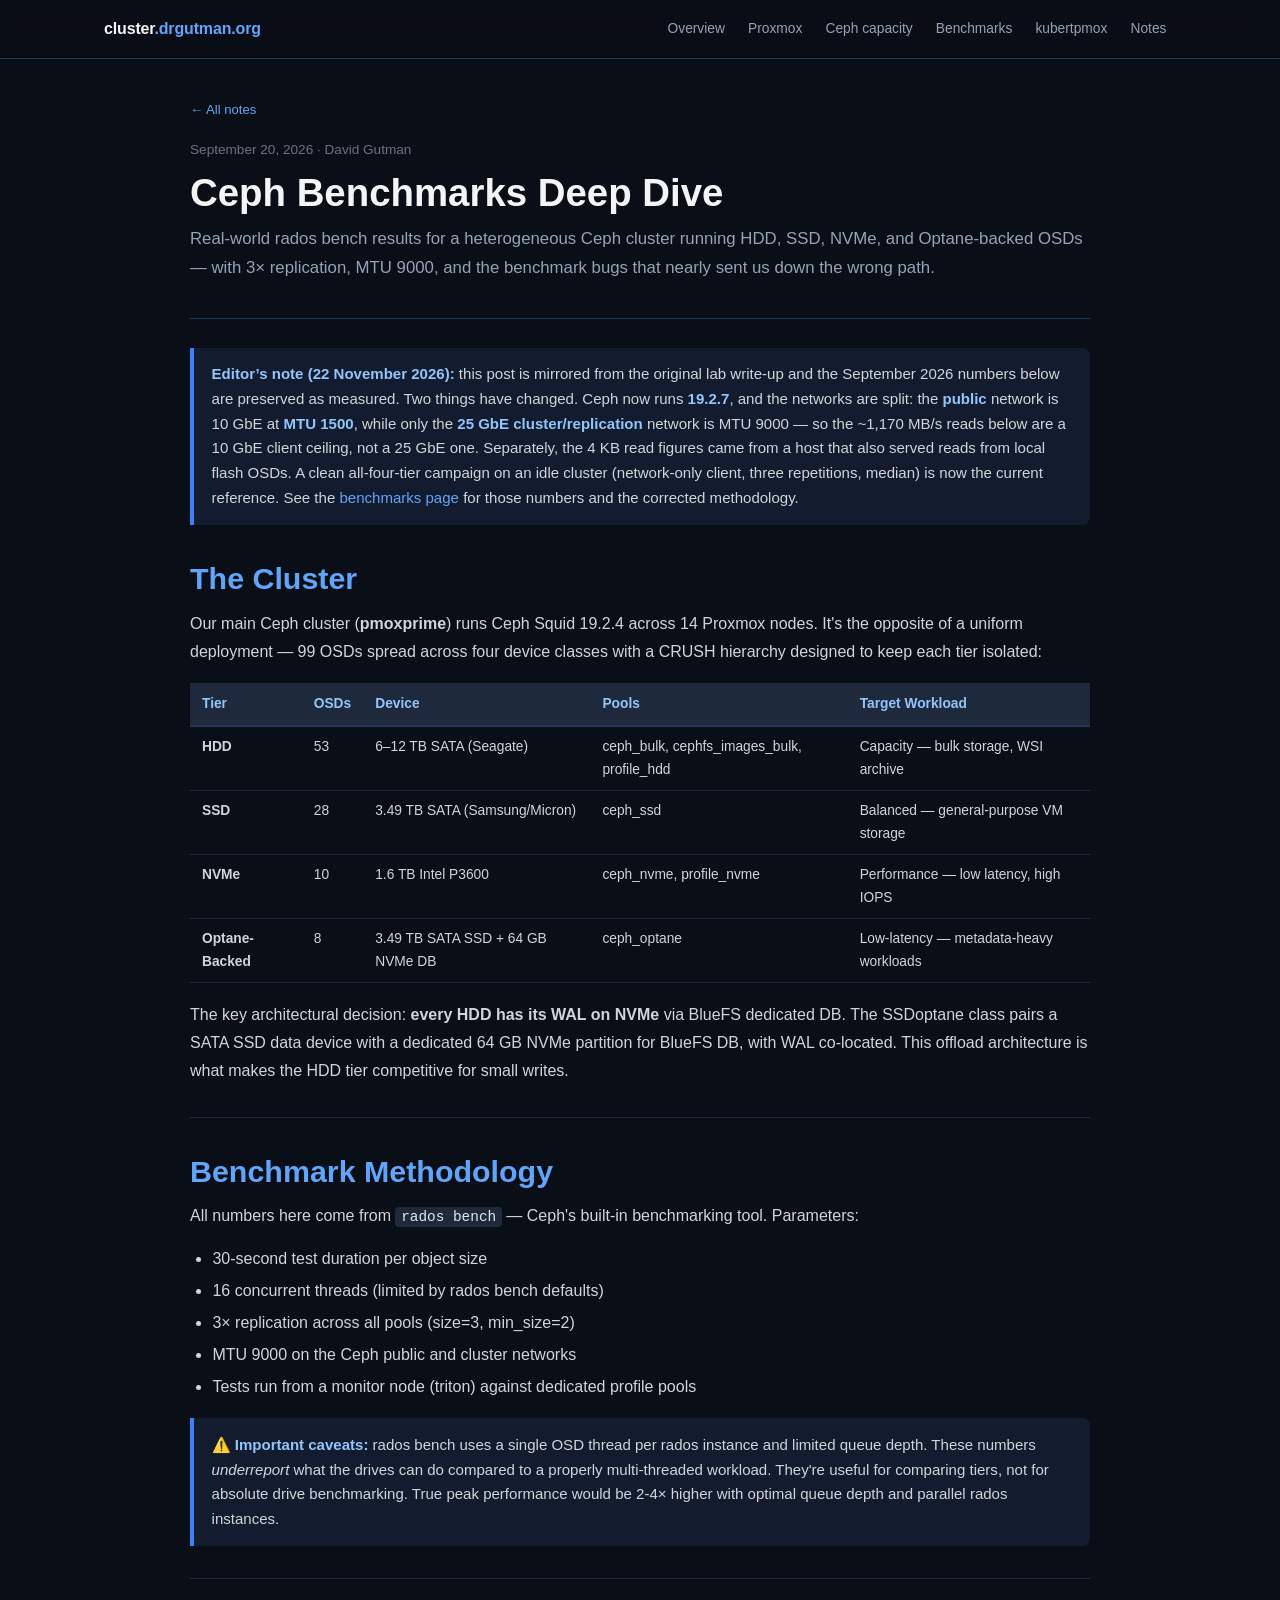
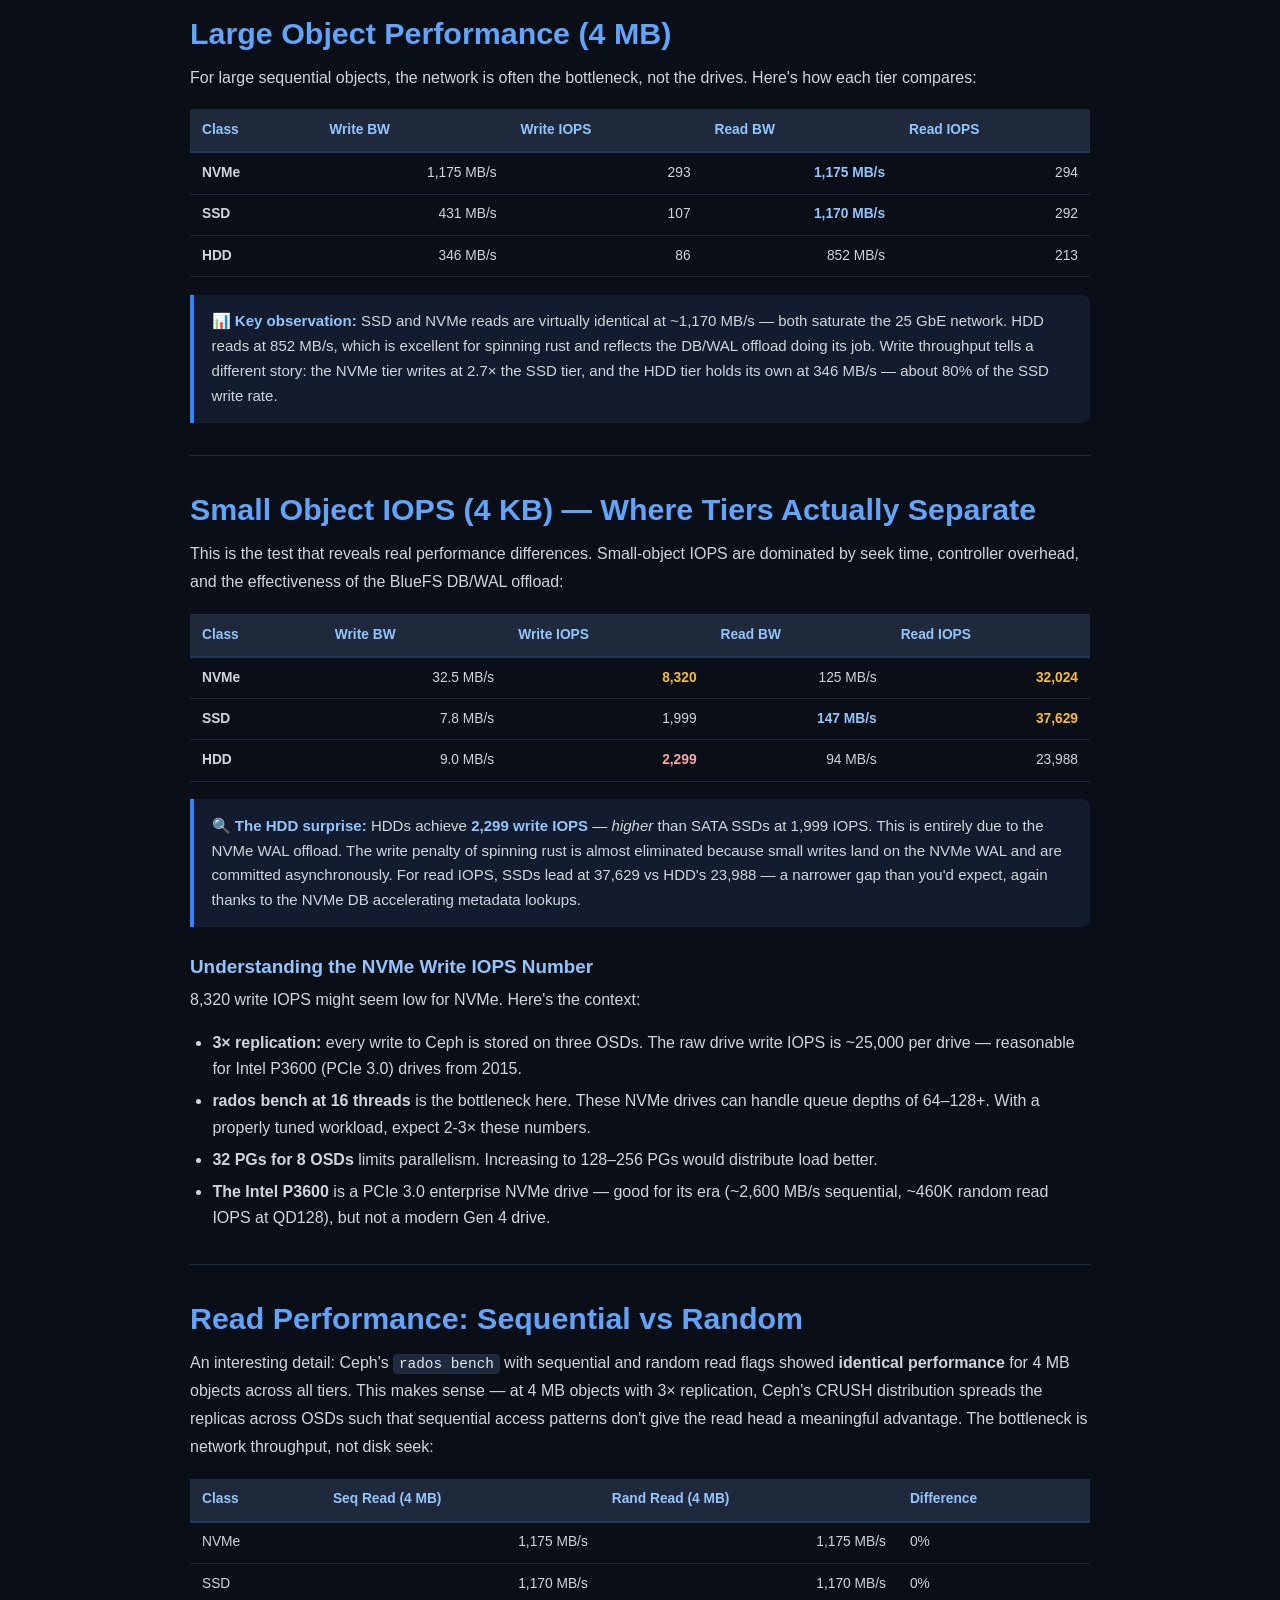
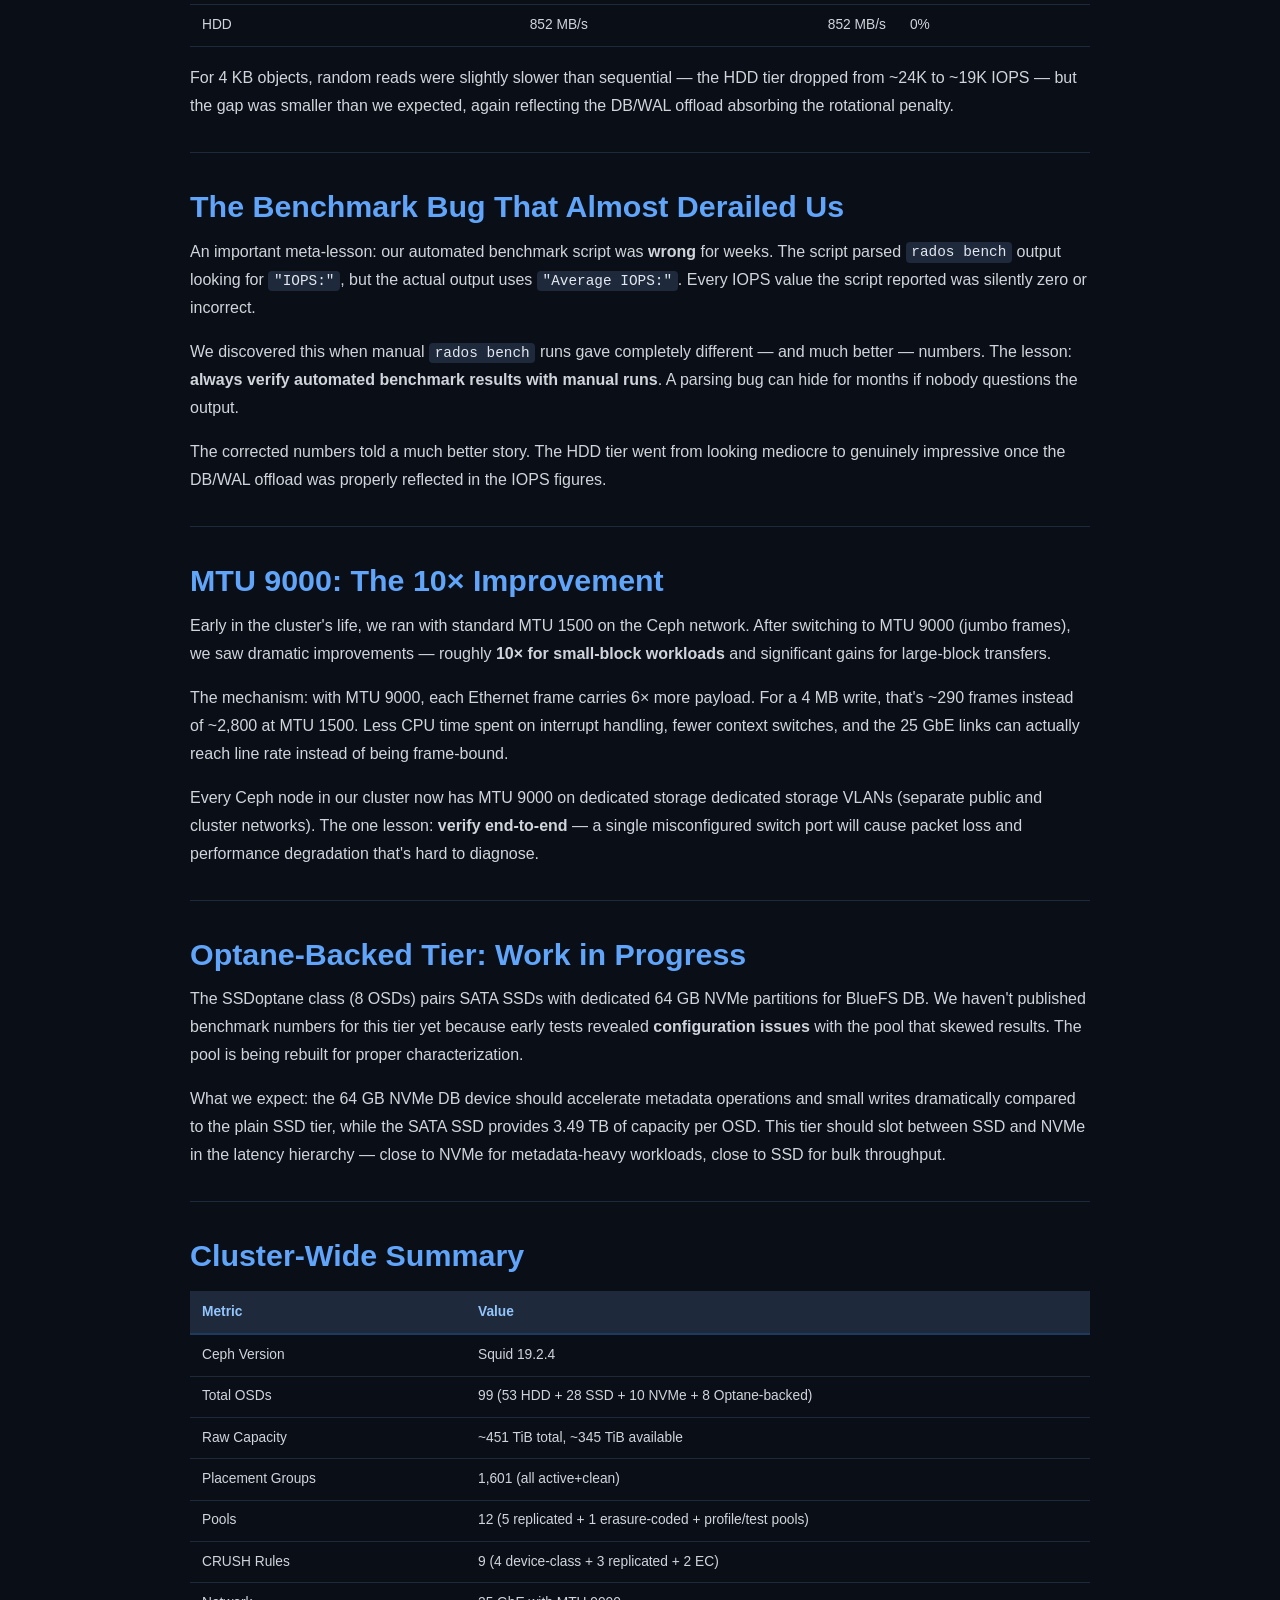
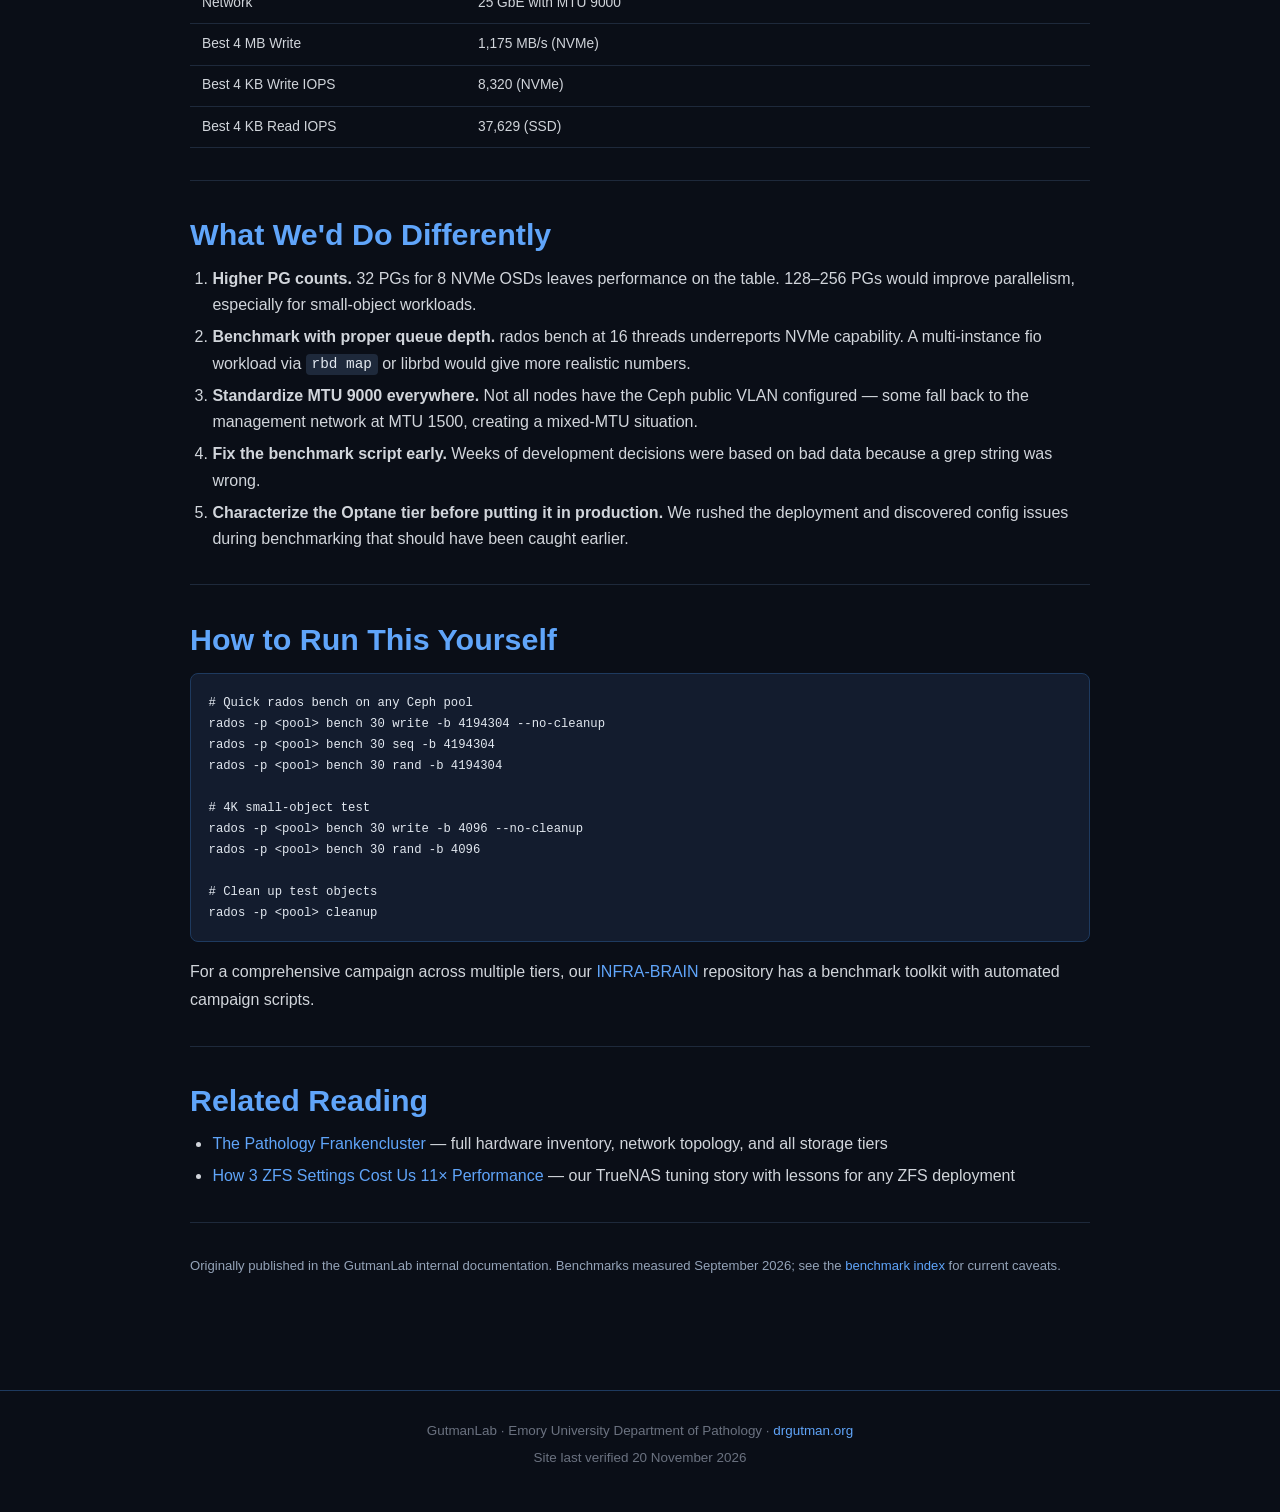
<file: notes/ceph-benchmarks-deep-dive.html>
<!DOCTYPE html>
<html lang="en">
<head>
<meta charset="UTF-8">
<meta name="viewport" content="width=device-width, initial-scale=1.0">
<title>Ceph benchmarks deep dive — cluster.drgutman.org</title>
<meta name="description" content="What 99 OSDs across four storage classes deliver, and the benchmark bug that nearly derailed the results.">
<link rel="stylesheet" href="../assets/site.css">
</head>
<body>
<header class="topbar">
  <div class="container">
    <a class="brand" href="../index.html">cluster<span>.drgutman.org</span></a>
    <nav class="navlinks">
      <a href="../index.html">Overview</a>
      <a href="../proxmox.html">Proxmox</a>
      <a href="../ceph-capacity.html">Ceph capacity</a>
      <a href="../benchmarks.html">Benchmarks</a>
      <a href="../kubertpmox.html">kubertpmox</a>
      <a href="index.html">Notes</a>
    </nav>
  </div>
</header>
<main class="container">
  <div class="article">
    <p class="small"><a href="index.html">← All notes</a></p>
<header>
      <p class="blog-meta">September 20, 2026 · David Gutman</p>
      <h1>Ceph Benchmarks Deep Dive</h1>
      <p class="blog-dek">
        Real-world rados bench results for a heterogeneous Ceph cluster running
        HDD, SSD, NVMe, and Optane-backed OSDs — with 3× replication, MTU 9000,
        and the benchmark bugs that nearly sent us down the wrong path.
      </p>
    </header>

    <div class="callout warn">
      <strong>Editor&rsquo;s note (22 November 2026):</strong> this post is mirrored from the
      original lab write-up and the September 2026 numbers below are preserved as
      measured. Two things have changed. Ceph now runs <strong>19.2.7</strong>, and
      the networks are split: the <strong>public</strong> network is 10 GbE at
      <strong>MTU 1500</strong>, while only the <strong>25 GbE
      cluster/replication</strong> network is MTU 9000 — so the ~1,170 MB/s reads
      below are a 10 GbE client ceiling, not a 25 GbE one. Separately, the 4 KB
      read figures came from a host that also served reads from local flash OSDs.
      A clean all-four-tier campaign on an idle cluster (network-only client,
      three repetitions, median) is now the current reference. See the
      <a href="../benchmarks.html">benchmarks page</a> for those numbers and the
      corrected methodology.
    </div>

    <h2>The Cluster</h2>

    <p>
      Our main Ceph cluster (<strong>pmoxprime</strong>) runs Ceph Squid 19.2.4
      across 14 Proxmox nodes. It's the opposite of a uniform deployment — 99
      OSDs spread across four device classes with a CRUSH hierarchy designed to
      keep each tier isolated:
    </p>

    <table class="data-table">
      <thead>
        <tr><th>Tier</th><th>OSDs</th><th>Device</th><th>Pools</th><th>Target Workload</th></tr>
      </thead>
      <tbody>
        <tr><td><strong>HDD</strong></td><td>53</td><td>6–12 TB SATA (Seagate)</td><td>ceph_bulk, cephfs_images_bulk, profile_hdd</td><td>Capacity — bulk storage, WSI archive</td></tr>
        <tr><td><strong>SSD</strong></td><td>28</td><td>3.49 TB SATA (Samsung/Micron)</td><td>ceph_ssd</td><td>Balanced — general-purpose VM storage</td></tr>
        <tr><td><strong>NVMe</strong></td><td>10</td><td>1.6 TB Intel P3600</td><td>ceph_nvme, profile_nvme</td><td>Performance — low latency, high IOPS</td></tr>
        <tr><td><strong>Optane-Backed</strong></td><td>8</td><td>3.49 TB SATA SSD + 64 GB NVMe DB</td><td>ceph_optane</td><td>Low-latency — metadata-heavy workloads</td></tr>
      </tbody>
    </table>

    <p>
      The key architectural decision: <strong>every HDD has its WAL on NVMe</strong>
      via BlueFS dedicated DB. The SSDoptane class pairs a SATA SSD data device
      with a dedicated 64 GB NVMe partition for BlueFS DB, with WAL co-located.
      This offload architecture is what makes the HDD tier competitive for small
      writes.
    </p>

    <hr />

    <h2>Benchmark Methodology</h2>

    <p>
      All numbers here come from <code>rados bench</code> — Ceph's built-in
      benchmarking tool. Parameters:
    </p>

    <ul>
      <li>30-second test duration per object size</li>
      <li>16 concurrent threads (limited by rados bench defaults)</li>
      <li>3× replication across all pools (size=3, min_size=2)</li>
      <li>MTU 9000 on the Ceph public and cluster networks</li>
      <li>Tests run from a monitor node (triton) against dedicated profile pools</li>
    </ul>

    <div class="callout warn">
      <strong>⚠️ Important caveats:</strong> rados bench uses a single OSD
      thread per rados instance and limited queue depth. These numbers
      <em>underreport</em> what the drives can do compared to a properly
      multi-threaded workload. They're useful for comparing tiers, not for
      absolute drive benchmarking. True peak performance would be 2-4× higher
      with optimal queue depth and parallel rados instances.
    </div>

    <hr />

    <h2>Large Object Performance (4 MB)</h2>

    <p>
      For large sequential objects, the network is often the bottleneck, not
      the drives. Here's how each tier compares:
    </p>

    <table class="data-table">
      <thead>
        <tr><th>Class</th><th>Write BW</th><th>Write IOPS</th><th>Read BW</th><th>Read IOPS</th></tr>
    </thead>
    <tbody>
      <tr>
        <td><strong>NVMe</strong></td>
        <td class="num">1,175 MB/s</td>
        <td class="num">293</td>
        <td class="num accent">1,175 MB/s</td>
        <td class="num">294</td>
      </tr>
      <tr>
        <td><strong>SSD</strong></td>
        <td class="num">431 MB/s</td>
        <td class="num">107</td>
        <td class="num accent">1,170 MB/s</td>
        <td class="num">292</td>
      </tr>
      <tr>
        <td><strong>HDD</strong></td>
        <td class="num">346 MB/s</td>
        <td class="num">86</td>
        <td class="num">852 MB/s</td>
        <td class="num">213</td>
      </tr>
    </tbody>
    </table>

    <div class="callout">
      <strong>📊 Key observation:</strong> SSD and NVMe reads are virtually
      identical at ~1,170 MB/s — both saturate the 25 GbE network. HDD reads
      at 852 MB/s, which is excellent for spinning rust and reflects the DB/WAL
      offload doing its job. Write throughput tells a different story: the
      NVMe tier writes at 2.7× the SSD tier, and the HDD tier holds its own at
      346 MB/s — about 80% of the SSD write rate.
    </div>

    <hr />

    <h2>Small Object IOPS (4 KB) — Where Tiers Actually Separate</h2>

    <p>
      This is the test that reveals real performance differences. Small-object
      IOPS are dominated by seek time, controller overhead, and the effectiveness
      of the BlueFS DB/WAL offload:
    </p>

    <table class="data-table">
      <thead>
        <tr><th>Class</th><th>Write BW</th><th>Write IOPS</th><th>Read BW</th><th>Read IOPS</th></tr>
      </thead>
      <tbody>
        <tr>
          <td><strong>NVMe</strong></td>
          <td class="num">32.5 MB/s</td>
          <td class="num highlight">8,320</td>
          <td class="num">125 MB/s</td>
          <td class="num highlight">32,024</td>
        </tr>
        <tr>
          <td><strong>SSD</strong></td>
          <td class="num">7.8 MB/s</td>
          <td class="num">1,999</td>
          <td class="num accent">147 MB/s</td>
          <td class="num highlight">37,629</td>
        </tr>
        <tr>
          <td><strong>HDD</strong></td>
          <td class="num">9.0 MB/s</td>
          <td class="num highlight-alt">2,299</td>
          <td class="num">94 MB/s</td>
          <td class="num">23,988</td>
        </tr>
      </tbody>
    </table>

    <div class="callout">
      <strong>🔍 The HDD surprise:</strong> HDDs achieve <strong>2,299 write
      IOPS</strong> — <em>higher</em> than SATA SSDs at 1,999 IOPS. This is
      entirely due to the NVMe WAL offload. The write penalty of spinning
      rust is almost eliminated because small writes land on the NVMe WAL
      and are committed asynchronously. For read IOPS, SSDs lead at 37,629
      vs HDD's 23,988 — a narrower gap than you'd expect, again thanks to
      the NVMe DB accelerating metadata lookups.
    </div>

    <h3>Understanding the NVMe Write IOPS Number</h3>

    <p>
      8,320 write IOPS might seem low for NVMe. Here's the context:
    </p>

    <ul>
      <li><strong>3× replication:</strong> every write to Ceph is stored on three OSDs. The raw drive write IOPS is ~25,000 per drive — reasonable for Intel P3600 (PCIe 3.0) drives from 2015.</li>
      <li><strong>rados bench at 16 threads</strong> is the bottleneck here. These NVMe drives can handle queue depths of 64–128+. With a properly tuned workload, expect 2-3× these numbers.</li>
      <li><strong>32 PGs for 8 OSDs</strong> limits parallelism. Increasing to 128–256 PGs would distribute load better.</li>
      <li><strong>The Intel P3600</strong> is a PCIe 3.0 enterprise NVMe drive — good for its era (~2,600 MB/s sequential, ~460K random read IOPS at QD128), but not a modern Gen 4 drive.</li>
    </ul>

    <hr />

    <h2>Read Performance: Sequential vs Random</h2>

    <p>
      An interesting detail: Ceph's <code>rados bench</code> with sequential and
      random read flags showed <strong>identical performance</strong> for 4 MB
      objects across all tiers. This makes sense — at 4 MB objects with 3×
      replication, Ceph's CRUSH distribution spreads the replicas across OSDs
      such that sequential access patterns don't give the read head a meaningful
      advantage. The bottleneck is network throughput, not disk seek:
    </p>

    <table class="data-table">
      <thead>
        <tr><th>Class</th><th>Seq Read (4 MB)</th><th>Rand Read (4 MB)</th><th>Difference</th></tr>
      </thead>
      <tbody>
        <tr><td>NVMe</td><td class="num">1,175 MB/s</td><td class="num">1,175 MB/s</td><td>0%</td></tr>
        <tr><td>SSD</td><td class="num">1,170 MB/s</td><td class="num">1,170 MB/s</td><td>0%</td></tr>
        <tr><td>HDD</td><td class="num">852 MB/s</td><td class="num">852 MB/s</td><td>0%</td></tr>
      </tbody>
    </table>

    <p>
      For 4 KB objects, random reads were slightly slower than sequential — the
      HDD tier dropped from ~24K to ~19K IOPS — but the gap was smaller than
      we expected, again reflecting the DB/WAL offload absorbing the rotational
      penalty.
    </p>

    <hr />

    <h2>The Benchmark Bug That Almost Derailed Us</h2>

    <p>
      An important meta-lesson: our automated benchmark script was <strong>wrong</strong>
      for weeks. The script parsed <code>rados bench</code> output looking for
      <code>"IOPS:"</code>, but the actual output uses <code>"Average IOPS:"</code>.
      Every IOPS value the script reported was silently zero or incorrect.
    </p>

    <p>
      We discovered this when manual <code>rados bench</code> runs gave completely
      different — and much better — numbers. The lesson: <strong>always verify
      automated benchmark results with manual runs</strong>. A parsing bug can
      hide for months if nobody questions the output.
    </p>

    <p>
      The corrected numbers told a much better story. The HDD tier went from
      looking mediocre to genuinely impressive once the DB/WAL offload was
      properly reflected in the IOPS figures.
    </p>

    <hr />

    <h2>MTU 9000: The 10× Improvement</h2>

    <p>
      Early in the cluster's life, we ran with standard MTU 1500 on the Ceph
      network. After switching to MTU 9000 (jumbo frames), we saw dramatic
      improvements — roughly <strong>10× for small-block workloads</strong> and
      significant gains for large-block transfers.
    </p>

    <p>
      The mechanism: with MTU 9000, each Ethernet frame carries 6× more payload.
      For a 4 MB write, that's ~290 frames instead of ~2,800 at MTU 1500. Less
      CPU time spent on interrupt handling, fewer context switches, and the
      25 GbE links can actually reach line rate instead of being frame-bound.
    </p>

    <p>
      Every Ceph node in our cluster now has MTU 9000 on dedicated storage
      dedicated storage VLANs (separate public and cluster networks). The one lesson: <strong>verify end-to-end</strong> —
      a single misconfigured switch port will cause packet loss and
      performance degradation that's hard to diagnose.
    </p>

    <hr />

    <h2>Optane-Backed Tier: Work in Progress</h2>

    <p>
      The SSDoptane class (8 OSDs) pairs SATA SSDs with dedicated 64 GB NVMe
      partitions for BlueFS DB. We haven't published benchmark numbers for this
      tier yet because early tests revealed <strong>configuration issues</strong>
      with the pool that skewed results. The pool is being rebuilt for proper
      characterization.
    </p>

    <p>
      What we expect: the 64 GB NVMe DB device should accelerate metadata
      operations and small writes dramatically compared to the plain SSD tier,
      while the SATA SSD provides 3.49 TB of capacity per OSD. This tier should
      slot between SSD and NVMe in the latency hierarchy — close to NVMe for
      metadata-heavy workloads, close to SSD for bulk throughput.
    </p>

    <hr />

    <h2>Cluster-Wide Summary</h2>

    <table class="data-table">
      <thead>
        <tr><th>Metric</th><th>Value</th></tr>
      </thead>
      <tbody>
        <tr><td>Ceph Version</td><td>Squid 19.2.4</td></tr>
        <tr><td>Total OSDs</td><td>99 (53 HDD + 28 SSD + 10 NVMe + 8 Optane-backed)</td></tr>
        <tr><td>Raw Capacity</td><td>~451 TiB total, ~345 TiB available</td></tr>
        <tr><td>Placement Groups</td><td>1,601 (all active+clean)</td></tr>
        <tr><td>Pools</td><td>12 (5 replicated + 1 erasure-coded + profile/test pools)</td></tr>
        <tr><td>CRUSH Rules</td><td>9 (4 device-class + 3 replicated + 2 EC)</td></tr>
        <tr><td>Network</td><td>25 GbE with MTU 9000</td></tr>
        <tr><td>Best 4 MB Write</td><td>1,175 MB/s (NVMe)</td></tr>
        <tr><td>Best 4 KB Write IOPS</td><td>8,320 (NVMe)</td></tr>
        <tr><td>Best 4 KB Read IOPS</td><td>37,629 (SSD)</td></tr>
      </tbody>
    </table>

    <hr />

    <h2>What We'd Do Differently</h2>

    <ol>
      <li>
        <strong>Higher PG counts.</strong> 32 PGs for 8 NVMe OSDs leaves
        performance on the table. 128–256 PGs would improve parallelism,
        especially for small-object workloads.
      </li>
      <li>
        <strong>Benchmark with proper queue depth.</strong> rados bench at
        16 threads underreports NVMe capability. A multi-instance fio workload
        via <code>rbd map</code> or librbd would give more realistic numbers.
      </li>
      <li>
        <strong>Standardize MTU 9000 everywhere.</strong> Not all nodes have
        the Ceph public VLAN configured — some fall back to the management
        network at MTU 1500, creating a mixed-MTU situation.
      </li>
      <li>
        <strong>Fix the benchmark script early.</strong> Weeks of development
        decisions were based on bad data because a grep string was wrong.
      </li>
      <li>
        <strong>Characterize the Optane tier before putting it in production.</strong>
        We rushed the deployment and discovered config issues during benchmarking
        that should have been caught earlier.
      </li>
    </ol>

    <hr />

    <h2>How to Run This Yourself</h2>

    <pre><code># Quick rados bench on any Ceph pool
rados -p &lt;pool&gt; bench 30 write -b 4194304 --no-cleanup
rados -p &lt;pool&gt; bench 30 seq -b 4194304
rados -p &lt;pool&gt; bench 30 rand -b 4194304

# 4K small-object test
rados -p &lt;pool&gt; bench 30 write -b 4096 --no-cleanup
rados -p &lt;pool&gt; bench 30 rand -b 4096

# Clean up test objects
rados -p &lt;pool&gt; cleanup</code></pre>

    <p>
      For a comprehensive campaign across multiple tiers, our
      <a href="https://github.com/dagutman/Infra-brain">INFRA-BRAIN</a>
      repository has a benchmark toolkit with automated campaign scripts.
    </p>

    <hr />

    <h2>Related Reading</h2>

    <ul>
      <li>
        <a href=../benchmarks.html>The Pathology Frankencluster</a>
        — full hardware inventory, network topology, and all storage tiers
      </li>
      <li>
        <a href=icarus-optimization.html>How 3 ZFS Settings Cost Us 11× Performance</a>
        — our TrueNAS tuning story with lessons for any ZFS deployment
      </li>
    </ul>
    <hr>
    <p class="small muted">Originally published in the GutmanLab internal documentation. Benchmarks measured September 2026; see the <a href="../benchmarks.html">benchmark index</a> for current caveats.</p>
  </div>
</main>
<footer>
  <div class="container">
    <p>GutmanLab · Emory University Department of Pathology · <a href="https://drgutman.org">drgutman.org</a></p>
    <p>Site last verified 20 November 2026</p>
  </div>
</footer>
</body>
</html>
</file>
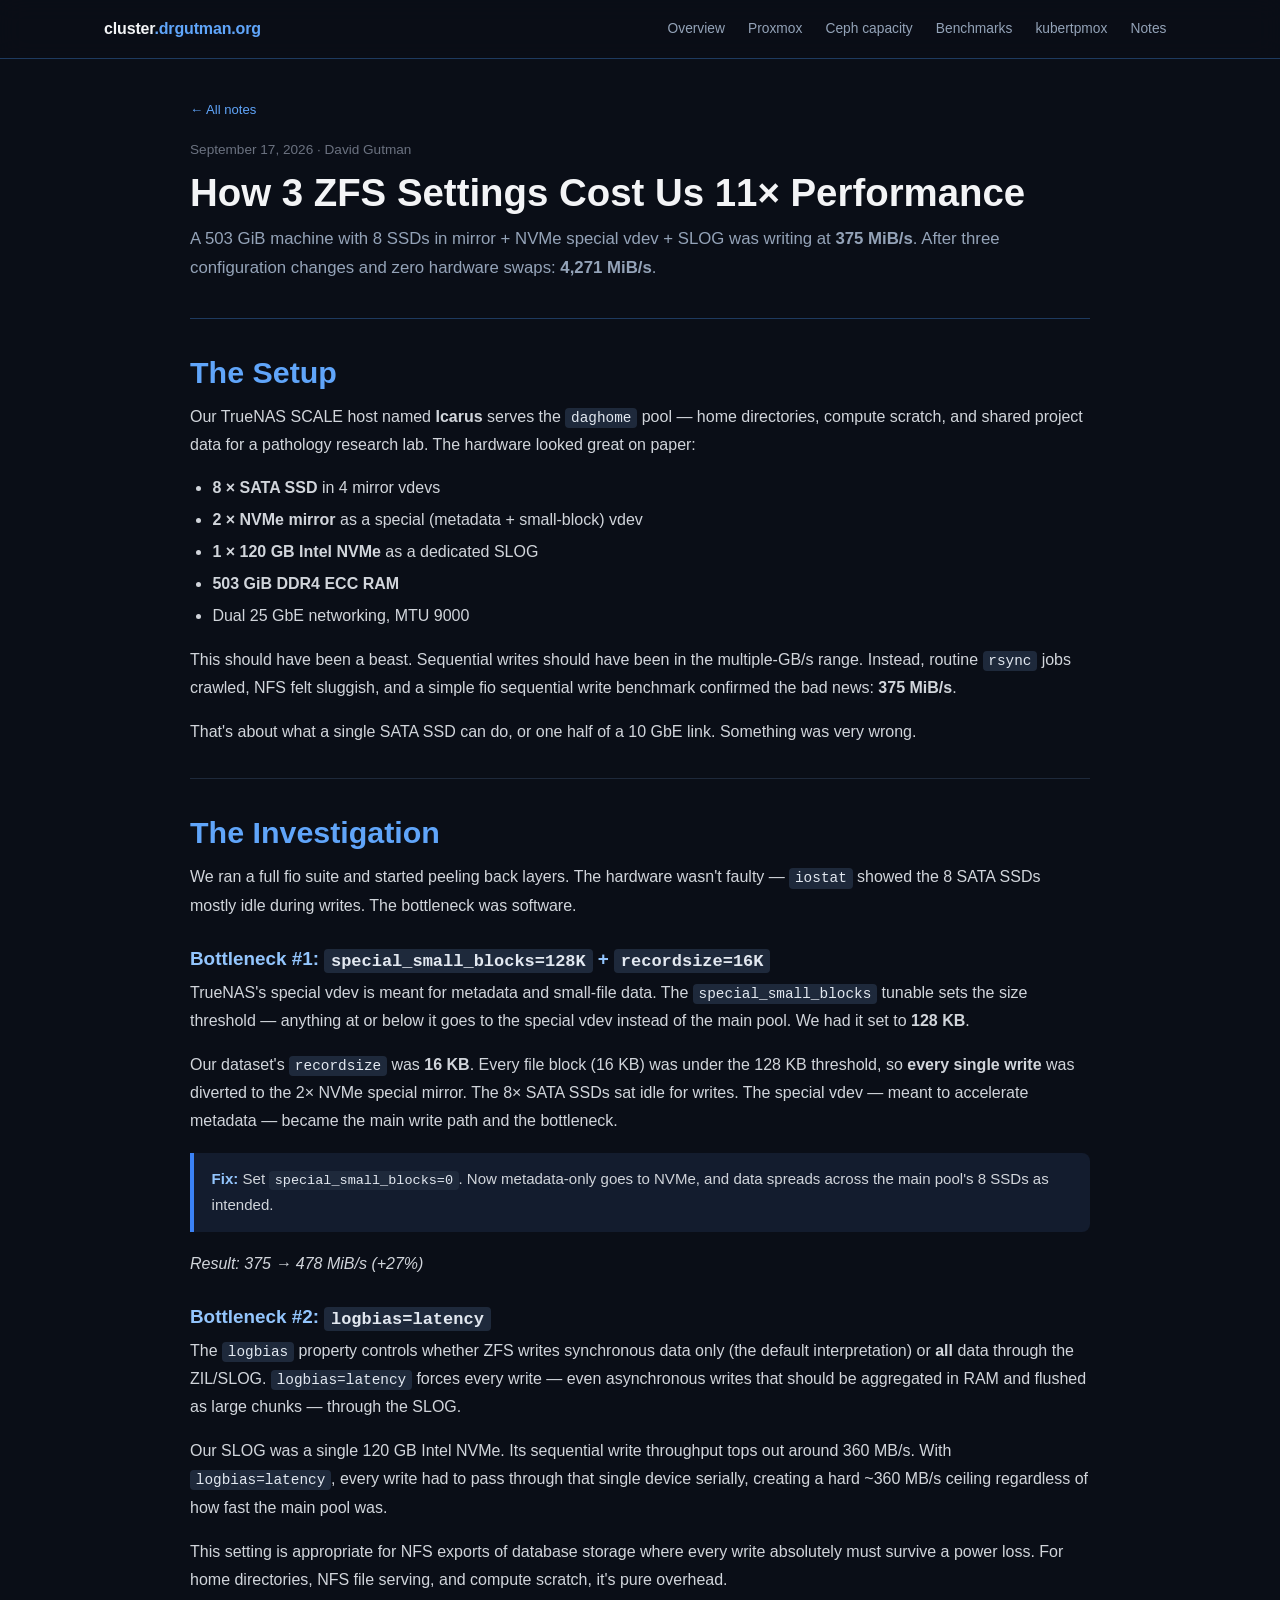
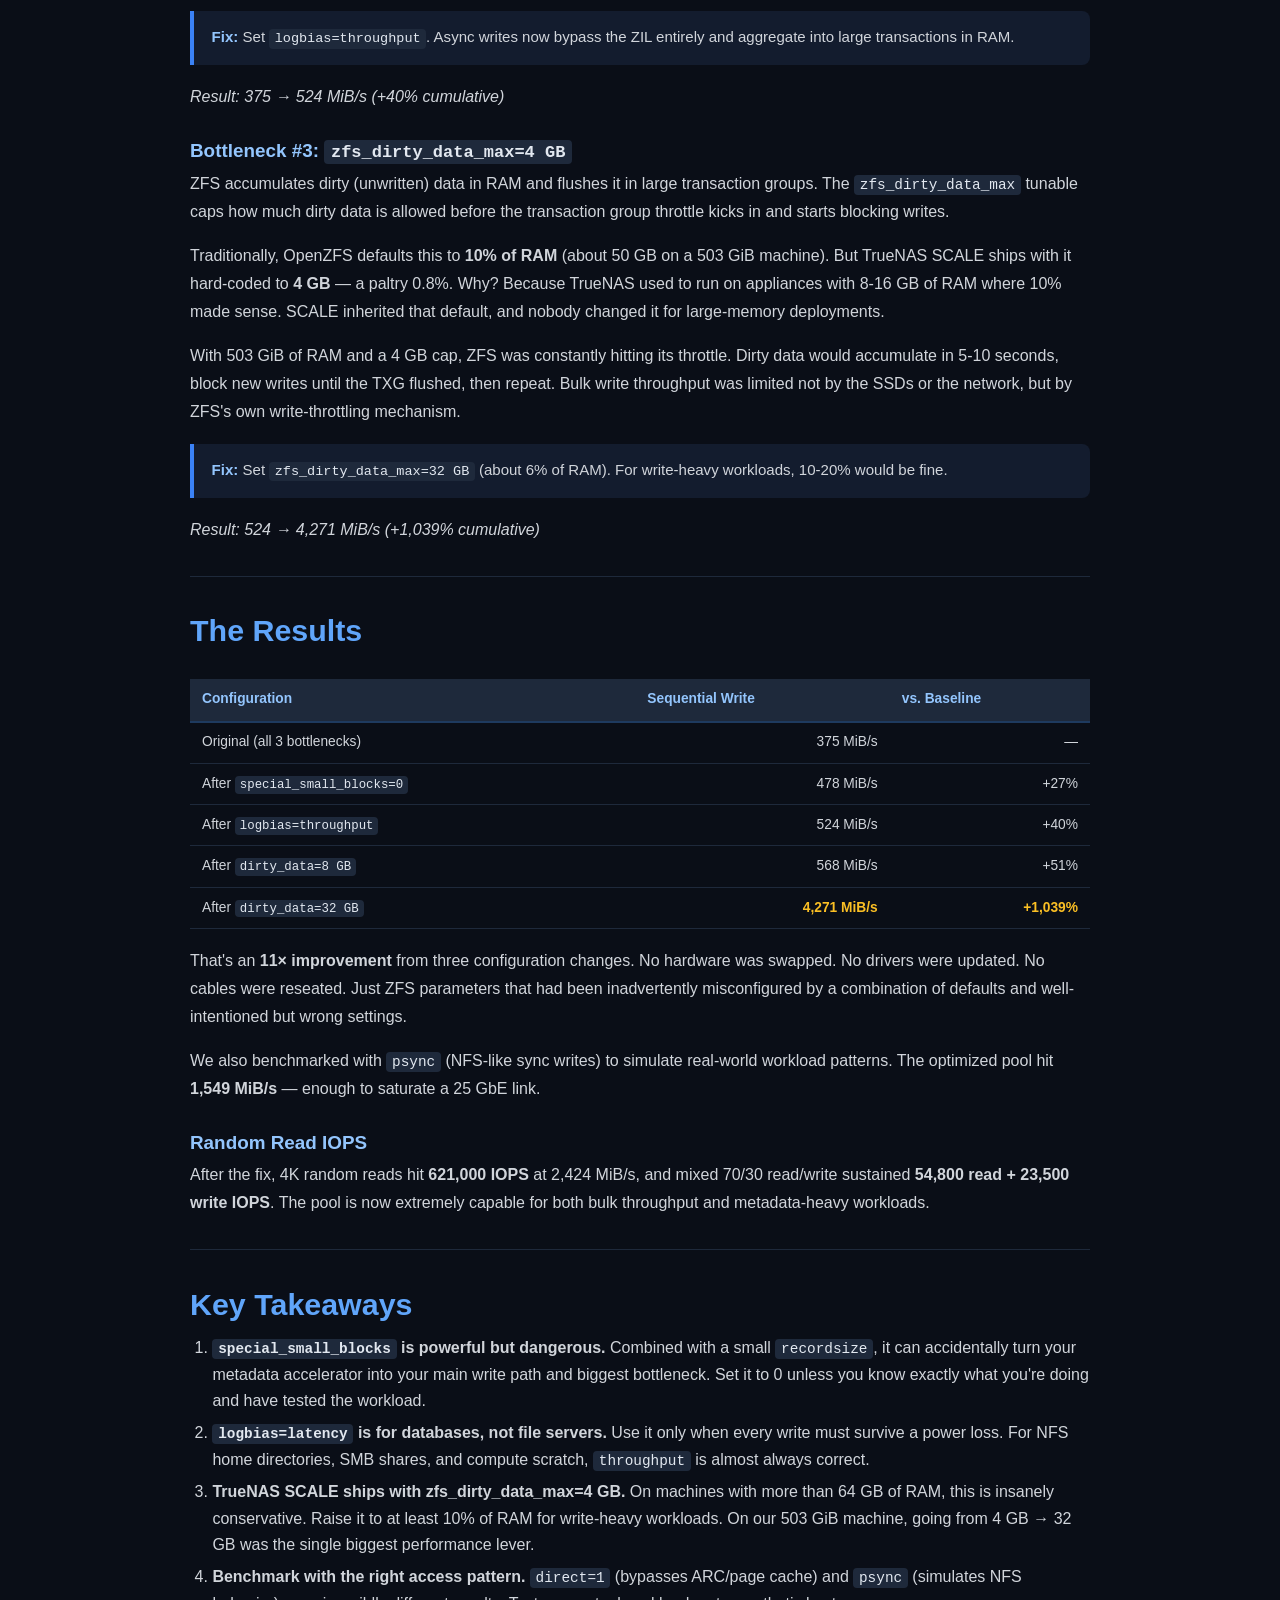
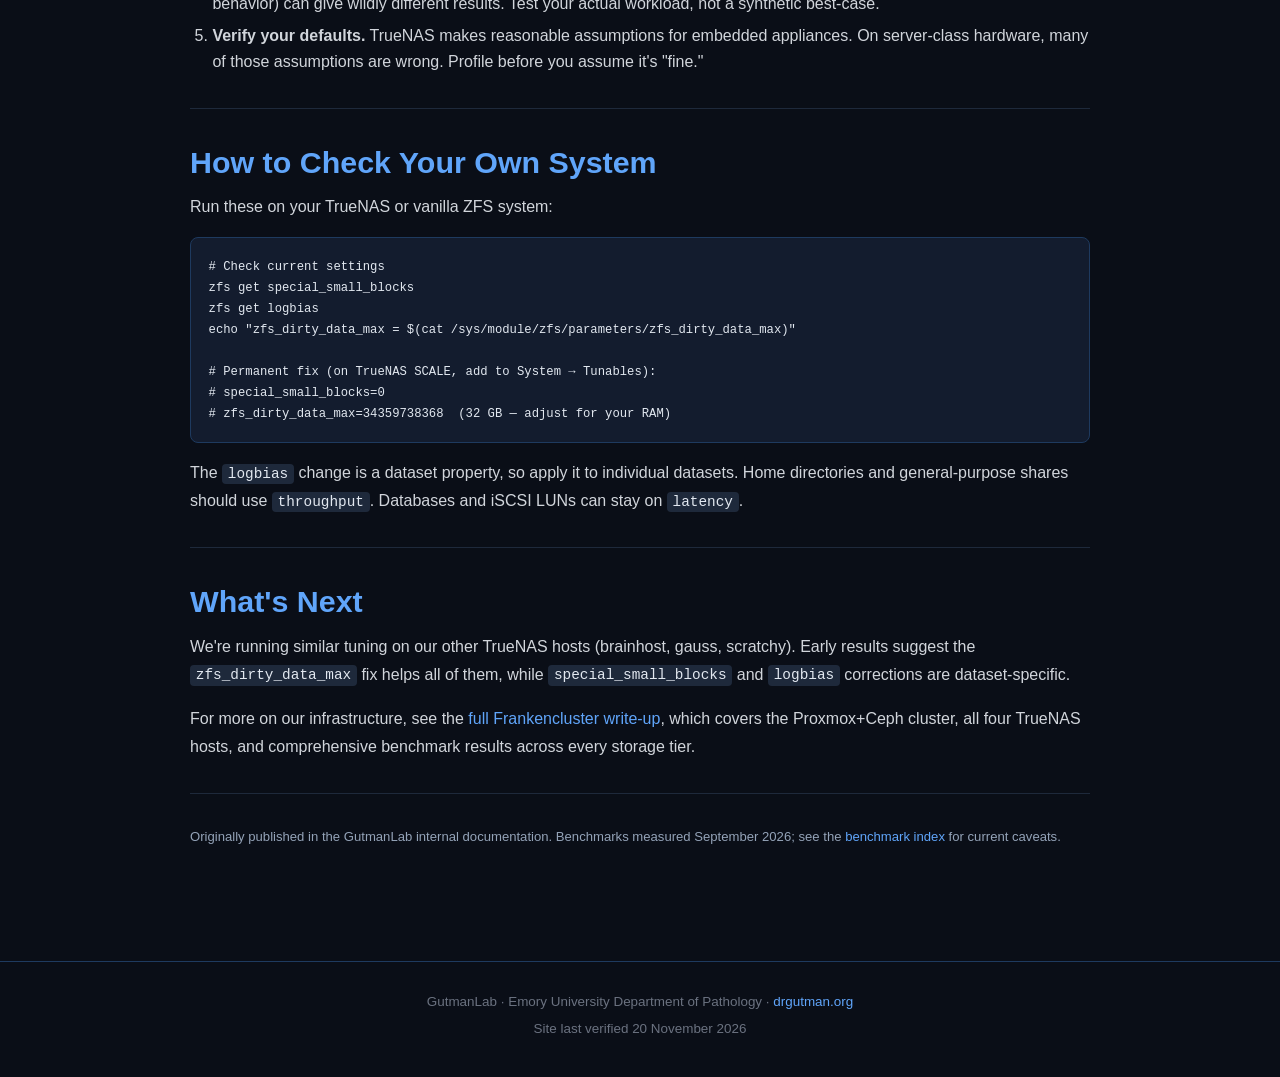
<file: notes/icarus-optimization.html>
<!DOCTYPE html>
<html lang="en">
<head>
<meta charset="UTF-8">
<meta name="viewport" content="width=device-width, initial-scale=1.0">
<title>How 3 ZFS settings cost us 11x performance — cluster.drgutman.org</title>
<meta name="description" content="A 503 GiB TrueNAS host writing at 375 MiB/s. Three configuration changes later: 4,271 MiB/s.">
<link rel="stylesheet" href="../assets/site.css">
</head>
<body>
<header class="topbar">
  <div class="container">
    <a class="brand" href="../index.html">cluster<span>.drgutman.org</span></a>
    <nav class="navlinks">
      <a href="../index.html">Overview</a>
      <a href="../proxmox.html">Proxmox</a>
      <a href="../ceph-capacity.html">Ceph capacity</a>
      <a href="../benchmarks.html">Benchmarks</a>
      <a href="../kubertpmox.html">kubertpmox</a>
      <a href="index.html">Notes</a>
    </nav>
  </div>
</header>
<main class="container">
  <div class="article">
    <p class="small"><a href="index.html">← All notes</a></p>
<header>
      <p class="blog-meta">September 17, 2026 · David Gutman</p>
      <h1>How 3 ZFS Settings Cost Us 11× Performance</h1>
      <p class="blog-dek">
        A 503 GiB machine with 8 SSDs in mirror + NVMe special vdev + SLOG was
        writing at <strong>375 MiB/s</strong>. After three configuration changes
        and zero hardware swaps: <strong>4,271 MiB/s</strong>.
      </p>
    </header>

    <h2>The Setup</h2>

    <p>
      Our TrueNAS SCALE host named <strong>Icarus</strong> serves the
      <code>daghome</code> pool — home directories, compute scratch, and shared
      project data for a pathology research lab. The hardware looked great on
      paper:
    </p>

    <ul>
      <li><strong>8 × SATA SSD</strong> in 4 mirror vdevs</li>
      <li><strong>2 × NVMe mirror</strong> as a special (metadata + small-block) vdev</li>
      <li><strong>1 × 120 GB Intel NVMe</strong> as a dedicated SLOG</li>
      <li><strong>503 GiB DDR4 ECC RAM</strong></li>
      <li>Dual 25 GbE networking, MTU 9000</li>
    </ul>

    <p>
      This should have been a beast. Sequential writes should have been in the
      multiple-GB/s range. Instead, routine <code>rsync</code> jobs crawled,
      NFS felt sluggish, and a simple fio sequential write benchmark confirmed
      the bad news: <strong>375 MiB/s</strong>.
    </p>

    <p>
      That's about what a single SATA SSD can do, or one half of a 10 GbE link.
      Something was very wrong.
    </p>

    <hr />

    <h2>The Investigation</h2>

    <p>
      We ran a full fio suite and started peeling back layers. The
      hardware wasn't faulty — <code>iostat</code> showed the 8 SATA SSDs
      mostly idle during writes. The bottleneck was software.
    </p>

    <h3>Bottleneck #1: <code>special_small_blocks=128K</code> + <code>recordsize=16K</code></h3>

    <p>
      TrueNAS's special vdev is meant for metadata and small-file data. The
      <code>special_small_blocks</code> tunable sets the size threshold —
      anything at or below it goes to the special vdev instead of the main pool.
      We had it set to <strong>128 KB</strong>.
    </p>

    <p>
      Our dataset's <code>recordsize</code> was <strong>16 KB</strong>. Every
      file block (16 KB) was under the 128 KB threshold, so <strong>every
      single write</strong> was diverted to the 2× NVMe special mirror. The 8×
      SATA SSDs sat idle for writes. The special vdev — meant to accelerate
      metadata — became the main write path and the bottleneck.
    </p>

    <div class="callout">
      <strong>Fix:</strong> Set <code>special_small_blocks=0</code>. Now
      metadata-only goes to NVMe, and data spreads across the main pool's 8
      SSDs as intended.
    </div>

    <p><em>Result: 375 → 478 MiB/s (+27%)</em></p>

    <h3>Bottleneck #2: <code>logbias=latency</code></h3>

    <p>
      The <code>logbias</code> property controls whether ZFS writes
      synchronous data only (the default interpretation) or <strong>all</strong>
      data through the ZIL/SLOG. <code>logbias=latency</code> forces every write
      — even asynchronous writes that should be aggregated in RAM and flushed
      as large chunks — through the SLOG.
    </p>

    <p>
      Our SLOG was a single 120 GB Intel NVMe. Its sequential write throughput
      tops out around 360 MB/s. With <code>logbias=latency</code>, every write
      had to pass through that single device serially, creating a hard
      ~360 MB/s ceiling regardless of how fast the main pool was.
    </p>

    <p>
      This setting is appropriate for NFS exports of database storage where
      every write absolutely must survive a power loss. For home directories,
      NFS file serving, and compute scratch, it's pure overhead.
    </p>

    <div class="callout">
      <strong>Fix:</strong> Set <code>logbias=throughput</code>. Async writes
      now bypass the ZIL entirely and aggregate into large transactions in RAM.
    </div>

    <p><em>Result: 375 → 524 MiB/s (+40% cumulative)</em></p>

    <h3>Bottleneck #3: <code>zfs_dirty_data_max=4 GB</code></h3>

    <p>
      ZFS accumulates dirty (unwritten) data in RAM and flushes it in large
      transaction groups. The <code>zfs_dirty_data_max</code> tunable caps how
      much dirty data is allowed before the transaction group throttle kicks in
      and starts blocking writes.
    </p>

    <p>
      Traditionally, OpenZFS defaults this to <strong>10% of RAM</strong> (about
      50 GB on a 503 GiB machine). But TrueNAS SCALE ships with it hard-coded to
      <strong>4 GB</strong> — a paltry 0.8%. Why? Because TrueNAS used to run on
      appliances with 8-16 GB of RAM where 10% made sense. SCALE inherited that
      default, and nobody changed it for large-memory deployments.
    </p>

    <p>
      With 503 GiB of RAM and a 4 GB cap, ZFS was constantly hitting its
      throttle. Dirty data would accumulate in 5-10 seconds, block new writes
      until the TXG flushed, then repeat. Bulk write throughput was limited not
      by the SSDs or the network, but by ZFS's own write-throttling mechanism.
    </p>

    <div class="callout">
      <strong>Fix:</strong> Set <code>zfs_dirty_data_max=32 GB</code> (about 6%
      of RAM). For write-heavy workloads, 10-20% would be fine.
    </div>

    <p><em>Result: 524 → 4,271 MiB/s (+1,039% cumulative)</em></p>

    <hr />

    <h2>The Results</h2>

    <div class="results-table-wrap">
      <table class="results-table">
        <thead>
          <tr>
            <th>Configuration</th>
            <th>Sequential Write</th>
            <th>vs. Baseline</th>
          </tr>
        </thead>
        <tbody>
          <tr>
            <td>Original (all 3 bottlenecks)</td>
            <td class="num">375 MiB/s</td>
            <td class="num">—</td>
          </tr>
          <tr>
            <td>After <code>special_small_blocks=0</code></td>
            <td class="num">478 MiB/s</td>
            <td class="num">+27%</td>
          </tr>
          <tr>
            <td>After <code>logbias=throughput</code></td>
            <td class="num">524 MiB/s</td>
            <td class="num">+40%</td>
          </tr>
          <tr>
            <td>After <code>dirty_data=8 GB</code></td>
            <td class="num">568 MiB/s</td>
            <td class="num">+51%</td>
          </tr>
          <tr>
            <td>After <code>dirty_data=32 GB</code></td>
            <td class="num highlight">4,271 MiB/s</td>
            <td class="num highlight">+1,039%</td>
          </tr>
        </tbody>
      </table>
    </div>

    <p>
      That's an <strong>11× improvement</strong> from three configuration
      changes. No hardware was swapped. No drivers were updated. No cables were
      reseated. Just ZFS parameters that had been inadvertently misconfigured
      by a combination of defaults and well-intentioned but wrong settings.
    </p>

    <p>
      We also benchmarked with <code>psync</code> (NFS-like sync writes) to
      simulate real-world workload patterns. The optimized pool hit
      <strong>1,549 MiB/s</strong> — enough to saturate a 25 GbE link.
    </p>

    <h3>Random Read IOPS</h3>
    <p>
      After the fix, 4K random reads hit <strong>621,000 IOPS</strong> at
      2,424 MiB/s, and mixed 70/30 read/write sustained
      <strong>54,800 read + 23,500 write IOPS</strong>. The pool is now
      extremely capable for both bulk throughput and metadata-heavy workloads.
    </p>

    <hr />

    <h2>Key Takeaways</h2>

    <ol class="takeaways">
      <li>
        <strong><code>special_small_blocks</code> is powerful but dangerous.</strong>
        Combined with a small <code>recordsize</code>, it can accidentally turn
        your metadata accelerator into your main write path and biggest bottleneck.
        Set it to 0 unless you know exactly what you're doing and have tested
        the workload.
      </li>
      <li>
        <strong><code>logbias=latency</code> is for databases, not file servers.</strong>
        Use it only when every write must survive a power loss. For NFS home
        directories, SMB shares, and compute scratch, <code>throughput</code>
        is almost always correct.
      </li>
      <li>
        <strong>TrueNAS SCALE ships with zfs_dirty_data_max=4 GB.</strong>
        On machines with more than 64 GB of RAM, this is insanely conservative.
        Raise it to at least 10% of RAM for write-heavy workloads. On our
        503 GiB machine, going from 4 GB → 32 GB was the single biggest
        performance lever.
      </li>
      <li>
        <strong>Benchmark with the right access pattern.</strong>
        <code>direct=1</code> (bypasses ARC/page cache) and <code>psync</code>
        (simulates NFS behavior) can give wildly different results. Test your
        actual workload, not a synthetic best-case.
      </li>
      <li>
        <strong>Verify your defaults.</strong> TrueNAS makes reasonable
        assumptions for embedded appliances. On server-class hardware, many
        of those assumptions are wrong. Profile before you assume it's
        "fine."
      </li>
    </ol>

    <hr />

    <h2>How to Check Your Own System</h2>

    <p>Run these on your TrueNAS or vanilla ZFS system:</p>

    <pre><code># Check current settings
zfs get special_small_blocks <dataset>
zfs get logbias <dataset>
echo "zfs_dirty_data_max = $(cat /sys/module/zfs/parameters/zfs_dirty_data_max)"

# Permanent fix (on TrueNAS SCALE, add to System → Tunables):
# special_small_blocks=0
# zfs_dirty_data_max=34359738368  (32 GB — adjust for your RAM)
</code></pre>

    <p>
      The <code>logbias</code> change is a dataset property, so apply it to
      individual datasets. Home directories and general-purpose shares should
      use <code>throughput</code>. Databases and iSCSI LUNs can stay on
      <code>latency</code>.
    </p>

    <hr />

    <h2>What's Next</h2>

    <p>
      We're running similar tuning on our other TrueNAS hosts (brainhost,
      gauss, scratchy). Early results suggest the <code>zfs_dirty_data_max</code>
      fix helps all of them, while <code>special_small_blocks</code> and
      <code>logbias</code> corrections are dataset-specific.
    </p>

    <p>
      For more on our infrastructure, see the
      <a href=../benchmarks.html>full Frankencluster write-up</a>,
      which covers the Proxmox+Ceph cluster, all four TrueNAS hosts, and
      comprehensive benchmark results across every storage tier.
    </p>
    <hr>
    <p class="small muted">Originally published in the GutmanLab internal documentation. Benchmarks measured September 2026; see the <a href="../benchmarks.html">benchmark index</a> for current caveats.</p>
  </div>
</main>
<footer>
  <div class="container">
    <p>GutmanLab · Emory University Department of Pathology · <a href="https://drgutman.org">drgutman.org</a></p>
    <p>Site last verified 20 November 2026</p>
  </div>
</footer>
</body>
</html>
</file>
<file: assets/site.css>
*,*::before,*::after{box-sizing:border-box;margin:0;padding:0}
html{scroll-behavior:smooth;font-size:16px}
body{font-family:-apple-system,BlinkMacSystemFont,'Segoe UI',Roboto,Oxygen,Ubuntu,sans-serif;background:#0a0e17;color:#d1d5db;line-height:1.65}
h1,h2,h3,h4{font-weight:700;line-height:1.2;color:#f3f4f6}
h1{font-size:clamp(2rem,5vw,3.3rem)}
h2{font-size:clamp(1.35rem,3vw,1.9rem);margin-top:2.5rem;margin-bottom:.8rem;color:#60a5fa}
h3{font-size:1.18rem;margin-top:1.8rem;margin-bottom:.45rem;color:#93c5fd}
h4{font-size:1rem;margin-top:1.4rem;margin-bottom:.4rem}
p{margin-bottom:1rem}
ul,ol{margin:0 0 1rem 1.4rem}
li{margin-bottom:.35rem}
a{color:#60a5fa;text-decoration:none}
a:hover{text-decoration:underline}
code{background:#1e293b;padding:.15em .4em;border-radius:4px;font-size:.9em;color:#e2e8f0}
pre{background:#131c2e;padding:1.1rem;border-radius:8px;overflow-x:auto;font-size:.85rem;line-height:1.55;margin:1rem 0;border:1px solid #1e3a5f}
pre code{background:none;padding:0}
hr{border:0;border-top:1px solid #1e293b;margin:2rem 0}
.container{max-width:1120px;margin:0 auto;padding:0 1.5rem}

/* Site chrome */
.topbar{position:sticky;top:0;z-index:100;background:rgba(10,14,23,.9);backdrop-filter:blur(12px);border-bottom:1px solid #1e3a5f}
.topbar .container{display:flex;align-items:center;justify-content:space-between;gap:1rem;min-height:58px;flex-wrap:wrap}
.brand{font-weight:800;color:#f3f4f6;letter-spacing:-.01em}
.brand span{color:#60a5fa}
.navlinks{display:flex;gap:.25rem;flex-wrap:wrap}
.navlinks a{font-size:.86rem;color:#94a3b8;padding:.35rem .6rem;border-radius:7px}
.navlinks a:hover,.navlinks a[aria-current="page"]{color:#f3f4f6;background:#1e293b;text-decoration:none}

/* Hero */
.hero{position:relative;overflow:hidden;background:linear-gradient(135deg,#0a0e17 0%,#132044 50%,#1a0a2e 100%);border-bottom:1px solid #1e3a5f;padding:4.5rem 0 3.5rem;text-align:center}
.hero::before{content:'';position:absolute;inset:0;background:radial-gradient(circle at 30% 50%,rgba(96,165,250,.10) 0%,transparent 60%),radial-gradient(circle at 70% 30%,rgba(192,132,252,.07) 0%,transparent 50%);pointer-events:none}
.hero .container{position:relative}
.hero h1{background:linear-gradient(135deg,#93c5fd,#c084fc,#60a5fa);-webkit-background-clip:text;-webkit-text-fill-color:transparent;background-clip:text;margin-bottom:.8rem}
.hero .subtitle{font-size:1.12rem;color:#94a3b8;max-width:760px;margin:0 auto}
.hero .stats{display:flex;flex-wrap:wrap;gap:2rem;justify-content:center;margin-top:2.2rem}
.stat{text-align:center;min-width:100px}
.stat-num{font-size:2rem;font-weight:800;color:#60a5fa;line-height:1.1}
.stat-label{font-size:.8rem;color:#94a3b8;margin-top:.25rem}

/* Cards */
.card-grid{display:grid;grid-template-columns:repeat(auto-fill,minmax(290px,1fr));gap:1.1rem;margin:1.3rem 0}
.card{background:#131c2e;border:1px solid #1e3a5f;border-radius:12px;padding:1.2rem;transition:border-color .2s,transform .2s}
.card:hover{border-color:#3b82f6;transform:translateY(-2px)}
.card h4{color:#93c5fd;margin-bottom:.45rem}
.card .value{font-size:1.25rem;font-weight:700;color:#f3f4f6}
.card .meta{font-size:.8rem;color:#6b7280;margin-top:.3rem}
.card .detail{font-size:.88rem;color:#9ca3af;margin-top:.6rem}
.card a.more{display:inline-block;margin-top:.7rem;font-size:.85rem}

/* Tables */
.table-wrap{overflow-x:auto;margin:1rem 0 1.4rem}
table{width:100%;border-collapse:collapse;font-size:.86rem}
thead{background:#1e293b}
th{padding:.65rem .75rem;text-align:left;font-weight:600;color:#93c5fd;white-space:nowrap;border-bottom:2px solid #1e3a5f}
td{padding:.55rem .75rem;border-bottom:1px solid #1e293b;vertical-align:top}
tbody tr:hover td{background:#162240}
td.num,th.num{text-align:right;font-variant-numeric:tabular-nums}

/* Tags */
.tag{display:inline-block;padding:.12em .6em;border-radius:999px;font-size:.74rem;font-weight:600;white-space:nowrap}
.tag-hdd{background:#3b1f1f;color:#fca5a5}
.tag-ssd{background:#1e3a5f;color:#93c5fd}
.tag-nvme{background:#1a2e1a;color:#86efac}
.tag-optane{background:#2e1a2e;color:#d8b4fe}

/* Callouts */
.info-box{background:#131c2e;border-left:4px solid #3b82f6;padding:1rem 1.2rem;border-radius:0 8px 8px 0;margin:1.2rem 0}
.info-box.warn{border-left-color:#f59e0b}
.info-box.success{border-left-color:#22c55e}
.info-box h4{color:#93c5fd;margin:0 0 .3rem;font-size:.98rem}
.info-box p,.info-box ul{margin-bottom:0;font-size:.92rem}

/* Metrics */
.metrics{display:grid;grid-template-columns:repeat(auto-fill,minmax(165px,1fr));gap:.9rem;margin:1.4rem 0}
.metric{background:#131c2e;border:1px solid #1e3a5f;border-radius:10px;padding:1rem;text-align:center}
.metric .val{font-size:1.55rem;font-weight:800;color:#f3f4f6}
.metric .sub{font-size:.78rem;color:#6b7280;margin-top:.2rem}

/* Bars */
.bar-wrap{display:flex;align-items:center;gap:.6rem;margin:.3rem 0}
.bar-wrap .lbl{width:66px;font-size:.82rem;color:#94a3b8;flex:none}
.bar{height:18px;border-radius:4px;min-width:4px}
.bar-label{font-size:.78rem;color:#94a3b8;white-space:nowrap}

/* Diagram */
.diagram{background:#131c2e;border:1px solid #1e3a5f;border-radius:12px;padding:1.6rem;margin:1.4rem 0;text-align:center;font-family:'Courier New',monospace;line-height:1.75;font-size:.82rem;overflow-x:auto;color:#cbd5e1}
.diagram .title{color:#93c5fd;font-weight:700;margin-bottom:.9rem;font-family:-apple-system,BlinkMacSystemFont,'Segoe UI',sans-serif}

/* Article */
.article{max-width:900px;margin:0 auto;padding:2.5rem 0 3rem}
.article header{border-bottom:1px solid #1e3a5f;padding-bottom:1.2rem;margin-bottom:1.8rem}
.article h1{font-size:clamp(1.7rem,4vw,2.4rem);margin-bottom:.5rem}
.blog-meta{color:#6b7280;font-size:.85rem;margin-bottom:.5rem}
.blog-dek{font-size:1.05rem;color:#94a3b8;line-height:1.55}
.article h2{margin-top:2.2rem}
.article p{line-height:1.75}
.results-table-wrap{overflow-x:auto}

/* Footer */
footer{border-top:1px solid #1e3a5f;margin-top:3rem;padding:1.8rem 0 2.4rem;color:#6b7280;font-size:.84rem;text-align:center}
footer p{margin-bottom:.35rem}

/* Utilities */
.lead{font-size:1.05rem;color:#cbd5e1}
.muted{color:#94a3b8}
.small{font-size:.82rem}
.center{text-align:center}
.mt0{margin-top:0}
.nowrap{white-space:nowrap}
.badge{display:inline-block;font-size:.72rem;font-weight:700;letter-spacing:.05em;text-transform:uppercase;color:#fbbf24;border:1px solid #78350f;background:#2a1c05;border-radius:999px;padding:.18rem .6rem}

@media(max-width:640px){
  .card-grid{grid-template-columns:1fr}
  .metrics{grid-template-columns:repeat(2,1fr)}
  .hero{padding:3rem 0 2.5rem}
  .stat-num{font-size:1.55rem}
  .topbar .container{padding-top:.5rem;padding-bottom:.5rem}
}

/* Article helpers (notes) */
.callout{background:#131c2e;border-left:4px solid #3b82f6;padding:.9rem 1.1rem;margin:1.1rem 0;border-radius:0 8px 8px 0;font-size:.94rem}
.callout strong{color:#93c5fd}
.data-table,.results-table{width:100%;border-collapse:collapse;font-size:.86rem;margin:1.1rem 0}
.data-table th,.results-table th{text-align:left;padding:.6rem .75rem;background:#1e293b;color:#93c5fd;font-weight:600;white-space:nowrap;border-bottom:2px solid #1e3a5f}
.data-table td,.results-table td{padding:.55rem .75rem;border-bottom:1px solid #1e293b;vertical-align:top}
.data-table tbody tr:hover td,.results-table tbody tr:hover td{background:#162240}
.num{text-align:right;font-variant-numeric:tabular-nums}
.accent{color:#93c5fd;font-weight:600}
.highlight{color:#fbbf24;font-weight:700}
.highlight-alt{color:#fca5a5;font-weight:700}
</file>
